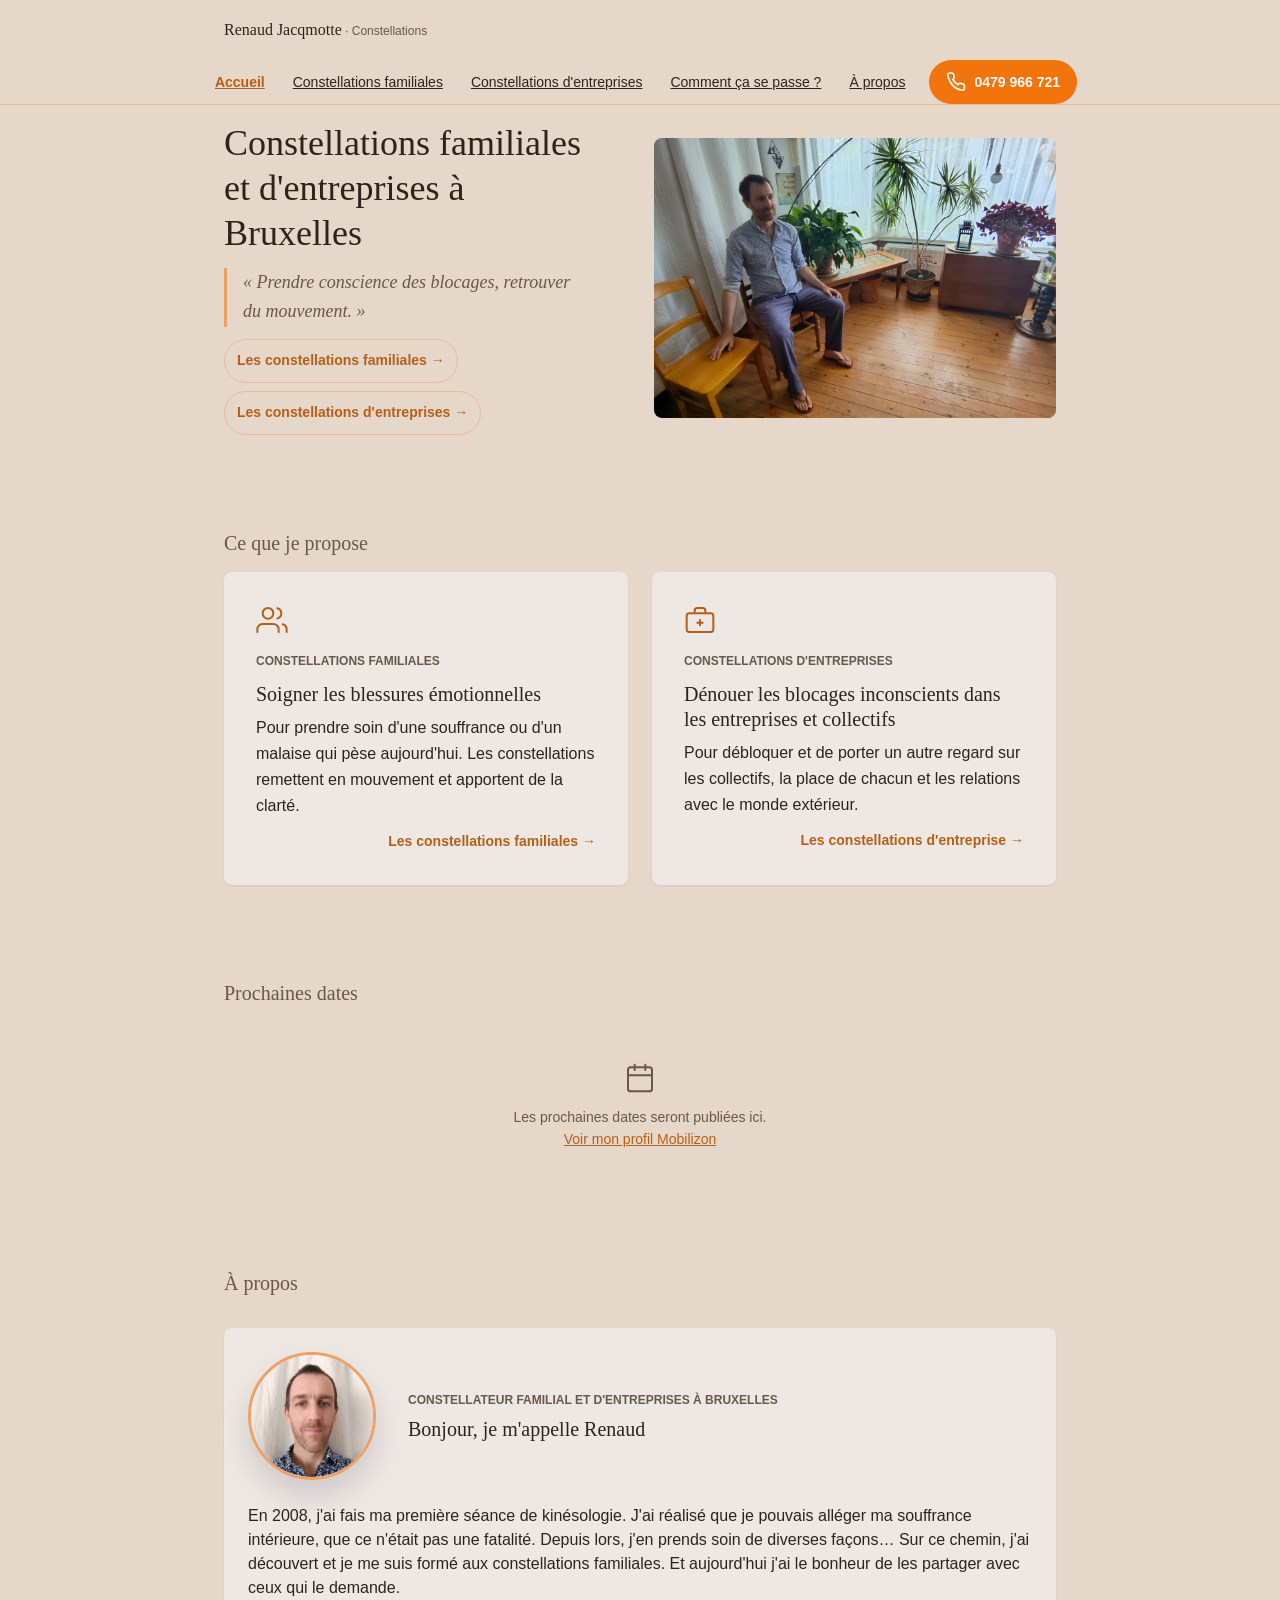
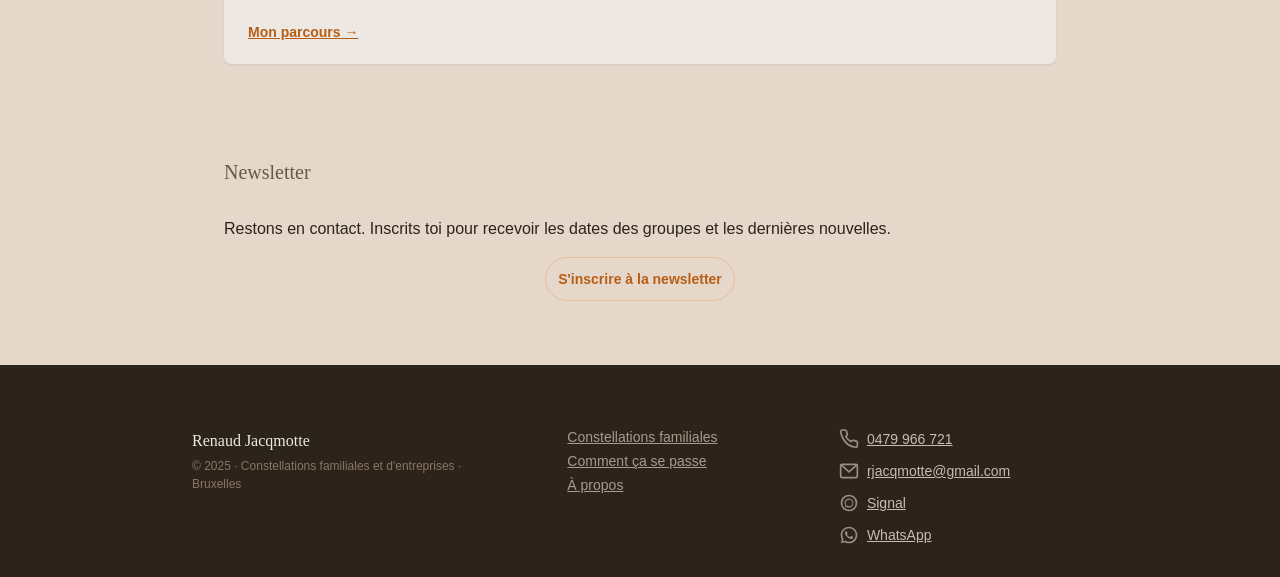
<file: index.html>
<!DOCTYPE html>

<html lang="fr" class="page-home">

<head>
  <title>Renaud Jacqmotte — Constellations familiales et d'entreprises · Bruxelles</title>
  <!-- meta -->
  <meta charset="UTF-8">
  <meta name="description"
    content="Constellations familiales et d'entreprises à Bruxelles (Watermael-Boitsfort). Séances individuelles et ateliers en groupe avec Renaud Jacqmotte, constellateur.">
  <!-- viewport -->
  <meta name="viewport" content="width=device-width, initial-scale=1.0">
  <!-- link css and js -->
  <!-- <link rel="stylesheet" href="css/reset.css"> -->
  <link rel="icon" href="favicon.svg" type="image/svg+xml">
  <link rel="stylesheet" href="css/variables.css">
  <link rel="stylesheet" href="css/new_style.css">
  <script src="JS/mobilizonParser.js" defer></script>
  <script src="JS/script.js" defer></script>
  <meta property="og:type" content="website">
  <meta property="og:title" content="Renaud Jacqmotte — Constellations familiales et d'entreprises · Bruxelles">
  <meta property="og:description"
    content="Constellations familiales et d'entreprises à Bruxelles (Watermael-Boitsfort). Séances individuelles et ateliers en groupe avec Renaud Jacqmotte, constellateur.">
  <meta property="og:image" content="resources/media/photo_renaud-dans-le-salon.png">
  <meta property="og:locale" content="fr_BE">
</head>



<body>

  <header class="site-header">
    <div class="site-header_inner">

      <a class="site-header_logo type-brand" href="index.html">
        Renaud Jacqmotte<span class="site-header_logo-sub type-caption"> · Constellations</span>
      </a>

      <button class="nav-toggle" aria-label="Ouvrir le menu" aria-expanded="false" aria-controls="mobile-menu">
        <span class="nav-toggle_bar"></span>
        <span class="nav-toggle_bar"></span>
        <span class="nav-toggle_bar"></span>
      </button>

    </div>

    <nav class="mobile-menu" id="mobile-menu" aria-hidden="true">
      <ul class="mobile-menu_list">
        <li><a class="mobile-menu_link type-navigation" href="index.html">Accueil</a></li>
        <li><a class="mobile-menu_link type-navigation" href="constellations-familiales.html">Constellations
            familiales</a></li>
        <li><a class="mobile-menu_link type-navigation" href="constellations-entreprises.html">Constellations
            d'entreprises</a></li>
        <li><a class="mobile-menu_link type-navigation" href="comment-ca-se-passe.html">Comment ça se passe&nbsp;?</a>
        </li>
        <li><a class="mobile-menu_link type-navigation" href="a-propos.html">À propos</a></li>
        <li class="mobile-menu_cta">
          <a class="mobile-menu_btn mobile-menu_btn--phone type-action" href="tel:+32479966721">
            <svg aria-hidden="true" xmlns="http://www.w3.org/2000/svg" viewBox="0 0 24 24" fill="none"
              stroke="currentColor" stroke-width="2" stroke-linecap="round" stroke-linejoin="round">
              <path
                d="M22 16.92v3a2 2 0 0 1-2.18 2 19.79 19.79 0 0 1-8.63-3.07A19.5 19.5 0 0 1 5.15 12a19.79 19.79 0 0 1-3.07-8.67A2 2 0 0 1 4.06 1.18h3a2 2 0 0 1 2 1.72c.127.96.361 1.903.7 2.81a2 2 0 0 1-.45 2.11L8.09 8.91a16 16 0 0 0 6.29 6.29l1.09-1.09a2 2 0 0 1 2.11-.45c.907.339 1.85.573 2.81.7A2 2 0 0 1 22 16.92z" />
            </svg>
            0479 966 721
          </a>
          <div class="mobile-menu_contacts">
            <a class="mobile-menu_btn type-action" href="mailto:rjacqmotte@gmail.com">
              <svg aria-hidden="true" xmlns="http://www.w3.org/2000/svg" viewBox="0 0 24 24" fill="none"
                stroke="currentColor" stroke-width="2">
                <rect x="2" y="4" width="20" height="16" rx="2" />
                <polyline points="2,4 12,13 22,4" />
              </svg>
              Mail
            </a>
            <a class="mobile-menu_btn type-action" href="https://wa.me/32479966721" target="_blank" rel="noopener">
              <svg aria-hidden="true" xmlns="http://www.w3.org/2000/svg" viewBox="0 0 24 24" fill="currentColor">
                <path
                  d="M12 2C6.477 2 2 6.477 2 12c0 1.89.525 3.66 1.438 5.168L2 22l4.978-1.418A9.956 9.956 0 0 0 12 22c5.523 0 10-4.477 10-10S17.523 2 12 2zm0 18a7.95 7.95 0 0 1-4.073-1.117l-.292-.174-3.036.865.872-3.093-.19-.308A7.96 7.96 0 0 1 4 12c0-4.411 3.589-8 8-8s8 3.589 8 8-3.589 8-8 8zm4.406-5.884c-.241-.12-1.427-.703-1.648-.783-.221-.08-.382-.12-.543.12-.16.241-.622.783-.763.944-.14.16-.281.18-.522.06-.241-.12-1.018-.375-1.939-1.197-.717-.64-1.201-1.43-1.342-1.671-.14-.241-.015-.371.106-.491.108-.108.241-.281.361-.422.12-.14.16-.241.241-.401.08-.16.04-.301-.02-.422-.06-.12-.543-1.307-.743-1.79-.196-.47-.396-.406-.543-.414l-.462-.008c-.16 0-.422.06-.643.301-.221.241-.843.823-.843 2.007s.863 2.328.983 2.489c.12.16 1.698 2.593 4.115 3.637.575.248 1.023.396 1.372.507.576.184 1.1.158 1.515.096.462-.069 1.427-.583 1.628-1.146.2-.562.2-1.044.14-1.146-.06-.1-.221-.16-.462-.281z" />
              </svg>
              WhatsApp
            </a>
          </div>
          <a class="mobile-menu_btn mobile-menu_btn--external type-action"
            href="https://mobilizon.be/@renaud_jacqmotte_constellations" target="_blank" rel="noopener">
            Prochaines dates (mobilizon.be)
            <svg aria-hidden="true" xmlns="http://www.w3.org/2000/svg" viewBox="0 0 24 24" fill="none"
              stroke="currentColor" stroke-width="2" stroke-linecap="round" stroke-linejoin="round">
              <path d="M18 13v6a2 2 0 0 1-2 2H5a2 2 0 0 1-2-2V8a2 2 0 0 1 2-2h6" />
              <polyline points="15 3 21 3 21 9" />
              <line x1="10" y1="14" x2="21" y2="3" />
            </svg>
          </a>
        </li>
      </ul>
    </nav>

    <div class="nav-overlay" id="nav-overlay" aria-hidden="true"></div>
  </header>

  <main class="l-main-container">

    <!-- HERO -->
    <section class="page-hero page-hero--home">
      <div class="page-hero_text">
        <h1 class="page-hero_title type-page-title">Constellations familiales et d'entreprises à Bruxelles</h1>
        <p class="page-hero_tagline type-lead">«&nbsp;Prendre conscience des blocages, retrouver du mouvement.&nbsp;»
        </p>
        <div class="hero_actions">
          <a class="button button--transparent" href="constellations-familiales.html">Les constellations familiales
            →</a>
          <a class="button button--transparent" href="constellations-entreprises.html">Les constellations d'entreprises
            →</a>
        </div>
      </div>
      <img class="page-hero_image" src="resources/media/photo_renaud-dans-le-salon-minimisedII.png"
        alt="Le constellateur assis dans la salle de travail">
    </section>

    <!-- SERVICES -->
    <section class="services">
      <h2 class="section-title type-section-title">Ce que je propose</h2>
      <ul class="services_gallery">
        <li class="card services_item">
          <div class="services_item_icon-wrapper u-text-primary" aria-hidden="true">
            <svg xmlns="http://www.w3.org/2000/svg" viewBox="0 0 24 24" fill="none" stroke="currentColor"
              stroke-width="1.5" stroke-linecap="round" stroke-linejoin="round">
              <path d="M17 21v-2a4 4 0 0 0-4-4H5a4 4 0 0 0-4 4v2" />
              <circle cx="9" cy="7" r="4" />
              <path d="M23 21v-2a4 4 0 0 0-3-3.87" />
              <path d="M16 3.13a4 4 0 0 1 0 7.75" />
            </svg>
          </div>
          <div class="services_item_content">
            <h3 class="services_item_type type-meta u-text-muted">Constellations familiales</h3>
            <p class="services_item_header type-subtitle u-text-default">Soigner les blessures émotionnelles</p>
            <p class="services_item_description type-body u-text-default">
              Pour prendre soin d'une souffrance ou d'un malaise qui pèse aujourd'hui. Les constellations remettent en
              mouvement et apportent de la clarté.
            </p>
          </div>
          <a class="services_item_nav button button--text" href="constellations-familiales.html">Les constellations
            familiales →</a>
        </li>

        <li class="card services_item">
          <div class="services_item_icon-wrapper u-text-primary" aria-hidden="true">
            <svg xmlns="http://www.w3.org/2000/svg" viewBox="0 0 24 24" fill="none" stroke="currentColor"
              stroke-width="1.5" stroke-linecap="round" stroke-linejoin="round">
              <rect x="2" y="7" width="20" height="14" rx="2" />
              <path d="M16 7V5a2 2 0 0 0-2-2h-4a2 2 0 0 0-2 2v2" />
              <line x1="12" y1="12" x2="12" y2="16" />
              <line x1="10" y1="14" x2="14" y2="14" />
            </svg>
          </div>
          <div class="services_item_content">
            <h3 class="services_item_type type-meta u-text-muted">Constellations d'entreprises</h3>
            <p class="services_item_header type-subtitle u-text-default">Dénouer les blocages inconscients dans les
              entreprises et collectifs</p>
            <p class="services_item_description type-body u-text-default">
              Pour débloquer et de porter un autre regard sur les collectifs, la place de chacun et les
              relations avec le monde extérieur.
            </p>
          </div>
          <a class="services_item_nav button button--text" href="constellations-entreprises.html">Les constellations
            d'entreprise →</a>
        </li>

      </ul>
    </section>

    <!-- AGENDA: intégration Mobilizon -->
    <section class="group-agenda">
      <h2 class="section-title type-section-title">Prochaines dates</h2>

      <!-- Conteneur d'événements : data-ics pointe vers le feed ICS Mobilizon -->
      <div id="mobilizon-events" class="group-agenda_events"
        data-ics="https://mobilizon.be/@renaud_jacqmotte_constellations/feed/ics">

        <!-- État de chargement -->
        <div class="group-agenda_loading" aria-live="polite">Chargement des événements…</div>

        <!-- Liste rendue dynamiquement -->
        <div class="group-agenda_list" hidden></div>

        <!-- Fallback si aucun événement ou en cas d'erreur -->
        <div class="group-agenda_fallback" hidden>
          <svg aria-hidden="true" xmlns="http://www.w3.org/2000/svg" viewBox="0 0 24 24" fill="none"
            stroke="currentColor" stroke-width="1.5" stroke-linecap="round" stroke-linejoin="round">
            <rect x="3" y="4" width="18" height="18" rx="2" />
            <line x1="16" y1="2" x2="16" y2="6" />
            <line x1="8" y1="2" x2="8" y2="6" />
            <line x1="3" y1="10" x2="21" y2="10" />
          </svg>
          <p>Les prochaines dates seront publiées ici.<br>
            <a href="https://mobilizon.be/@renaud_jacqmotte_constellations" target="_blank" rel="noopener">Voir mon
              profil Mobilizon</a>
          </p>
        </div>

      </div>

    </section>

    <!-- TESTIMONIALS -->
    <!--
    <section class="testimonials">
      <h2 class="type-section-title section-title">Ce qu'ils en disent</h2>
      <div class="testimonials_grid">

        <div class="testimonial">
          <div class="testimonial_quote-wrapper">
            <blockquote class="testimonial_quote">
              «&nbsp;Renaud a su créer un espace de complicité et de bienveillance durant notre séance de constellations. C'était une expérience très enrichissante.&nbsp;»
            </blockquote>
            <p class="testimonial_author">— Faux Témoins, Namur</p>
          </div>
        </div>

                <div class="testimonial">
                  <div class="testimonial_quote-wrapper">
                    <blockquote class="testimonial_quote">
                      «&nbsp;Renaud a su créer un espace de complicité blab, bla, bla, bla, bla, bla et de bienveillance durant notre séance de constellations. C'était une expérience très enrichissante.&nbsp;»
                    </blockquote>
          <p class="testimonial_author">— Faux Témoins, Namur</p>
        </div>

      </div>
    </section>
  -->
    <!-- À PROPOS -->
    <section class="about-me_wrapper">
      <h2 class="section-title type-section-title">À propos</h2>
      <div class="card about-me">
        <div class="about-me_header">
          <div class="about-me_portrait-wrapper">
            <img class="about-me_portrait" src="resources/media/profil light.jpg" loading="lazy" width="200"
              height="200" alt="Portrait de Renaud Jacqmotte, constellateur" />
          </div>
          <div class="about-me_intro">
            <h3 class="type-meta u-text-muted">Constellateur familial et d'entreprises à Bruxelles</h3>
            <p class="type-subtitle">Bonjour, je m'appelle Renaud</p>
          </div>
        </div>

        <p class="about-me_text">
          En 2008, j'ai fais ma première séance de kinésologie. J'ai réalisé que je pouvais alléger
          ma souffrance intérieure, que ce n'était pas une fatalité.
          Depuis lors, j'en prends soin de diverses façons… Sur ce chemin, j'ai découvert et je me suis
          formé aux constellations familiales. Et aujourd'hui j'ai le bonheur de les partager avec ceux qui le demande.
        </p>

        <a href="a-propos.html" class="about-me_more-link">Mon parcours →</a>
      </div>
    </section>

    <!-- NEWSLETTER  -->
    <section class="newsletter">
      <h2 class="section-title type-section-title">Newsletter</h2>
      <div class="newsletter_inner">
        <p> Restons en contact. Inscrits toi pour recevoir les dates des groupes et les dernières nouvelles.</p>
        <button type="button" class="button button--transparent newsletter_button"
          href="constellations-familiales.html">S'inscrire à la newsletter</button>
      </div>
    </section>

  </main>

  <nav class="contact-banner">
    <ul class="contact-banner_gallery">

      <li class="contact-banner_item">
        <a class="contact-banner_link contact_mail" href="mailto:rjacqmotte@gmail.com" aria-label="Envoyer un mail">
          <svg xmlns="http://www.w3.org/2000/svg" viewBox="0 0 24 24" fill="none" stroke="currentColor" stroke-width="2"
            aria-hidden="true">
            <rect x="2" y="4" width="20" height="16" rx="2" />
            <polyline points="2,4 12,13 22,4" />
          </svg>
          <span class="contact-banner_label">Mail</span>
        </a>
      </li>

      <li class="contact-banner_item">
        <a class="contact-banner_link contact_phone" href="tel:+32479966721" aria-label="Appeler par téléphone">
          <svg xmlns="http://www.w3.org/2000/svg" viewBox="0 0 24 24" fill="none" stroke="currentColor" stroke-width="2"
            stroke-linecap="round" stroke-linejoin="round" aria-hidden="true">
            <path
              d="M22 16.92v3a2 2 0 0 1-2.18 2 19.79 19.79 0 0 1-8.63-3.07A19.5 19.5 0 0 1 5.15 12a19.79 19.79 0 0 1-3.07-8.67A2 2 0 0 1 4.06 1.18h3a2 2 0 0 1 2 1.72 12.84 12.84 0 0 0 .7 2.81 2 2 0 0 1-.45 2.11L8.09 8.91a16 16 0 0 0 6.29 6.29l1.09-1.09a2 2 0 0 1 2.11-.45 12.84 12.84 0 0 0 2.81.7A2 2 0 0 1 22 16.92z" />
          </svg>
          <span class="contact-banner_label">Téléphone</span>
        </a>
      </li>

      <li class="contact-banner_item">
        <a class="contact-banner_link contact_signal" href="https://signal.me/#p/+32479966721"
          aria-label="Contacter sur Signal">
          <svg xmlns="http://www.w3.org/2000/svg" viewBox="0 0 24 24" fill="currentColor" aria-hidden="true">
            <path d="M12 2a10 10 0 1 0 10 10A10 10 0 0 0 12 2zm0 18a8 8 0 1 1 8-8 8 8 0 0 1-8 8z" />
            <path
              d="M12 6.5a5.5 5.5 0 0 0-4.33 8.84l-.6 2.16 2.16-.6A5.5 5.5 0 1 0 12 6.5zm0 9.5a4 4 0 0 1-2.05-.57l-.15-.09-1.28.34.35-1.26-.1-.16A4 4 0 1 1 12 16z" />
          </svg>
          <span class="contact-banner_label">Signal</span>
        </a>
      </li>

      <li class="contact-banner_item">
        <a class="contact-banner_link contact_whatsapp" href="https://wa.me/32479966721"
          aria-label="Envoyer un message WhatsApp">
          <svg xmlns="http://www.w3.org/2000/svg" viewBox="0 0 24 24" fill="currentColor" aria-hidden="true">
            <path
              d="M12 2C6.477 2 2 6.477 2 12c0 1.89.525 3.66 1.438 5.168L2 22l4.978-1.418A9.956 9.956 0 0 0 12 22c5.523 0 10-4.477 10-10S17.523 2 12 2zm0 18a7.95 7.95 0 0 1-4.073-1.117l-.292-.174-3.036.865.872-3.093-.19-.308A7.96 7.96 0 0 1 4 12c0-4.411 3.589-8 8-8s8 3.589 8 8-3.589 8-8 8zm4.406-5.884c-.241-.12-1.427-.703-1.648-.783-.221-.08-.382-.12-.543.12-.16.241-.622.783-.763.944-.14.16-.281.18-.522.06-.241-.12-1.018-.375-1.939-1.197-.717-.64-1.201-1.43-1.342-1.671-.14-.241-.015-.371.106-.491.108-.108.241-.281.361-.422.12-.14.16-.241.241-.401.08-.16.04-.301-.02-.422-.06-.12-.543-1.307-.743-1.79-.196-.47-.396-.406-.543-.414l-.462-.008c-.16 0-.422.06-.643.301-.221.241-.843.823-.843 2.007s.863 2.328.983 2.489c.12.16 1.698 2.593 4.115 3.637.575.248 1.023.396 1.372.507.576.184 1.1.158 1.515.096.462-.069 1.427-.583 1.628-1.146.2-.562.2-1.044.14-1.146-.06-.1-.221-.16-.462-.281z" />
          </svg>
          <span class="contact-banner_label">WhatsApp</span>
        </a>
      </li>

    </ul>
  </nav>


  <!-- FOOTER -->
  <footer class="site-footer">
    <div class="site-footer_inner">

      <div class="site-footer_brand">
        <p class="site-footer_name">Renaud Jacqmotte</p>
        <p class="site-footer_copy">© 2025 · Constellations familiales et d'entreprises · Bruxelles</p>
      </div>

      <nav class="site-footer_nav" aria-label="Pages">
        <a href="constellations-familiales.html">Constellations familiales</a>
        <a href="comment-ca-se-passe.html">Comment ça se passe</a>
        <a href="a-propos.html">À propos</a>
      </nav>

      <div class="site-footer_contact">
        <a class="site-footer_contact-link" href="tel:+32479966721">
          <svg aria-hidden="true" xmlns="http://www.w3.org/2000/svg" viewBox="0 0 24 24" fill="none"
            stroke="currentColor" stroke-width="2" stroke-linecap="round" stroke-linejoin="round">
            <path
              d="M22 16.92v3a2 2 0 0 1-2.18 2 19.79 19.79 0 0 1-8.63-3.07A19.5 19.5 0 0 1 5.15 12a19.79 19.79 0 0 1-3.07-8.67A2 2 0 0 1 4.06 1.18h3a2 2 0 0 1 2 1.72c.127.96.361 1.903.7 2.81a2 2 0 0 1-.45 2.11L8.09 8.91a16 16 0 0 0 6.29 6.29l1.09-1.09a2 2 0 0 1 2.11-.45c.907.339 1.85.573 2.81.7A2 2 0 0 1 22 16.92z" />
          </svg>
          0479 966 721
        </a>
        <a class="site-footer_contact-link" href="mailto:rjacqmotte@gmail.com">
          <svg aria-hidden="true" xmlns="http://www.w3.org/2000/svg" viewBox="0 0 24 24" fill="none"
            stroke="currentColor" stroke-width="2">
            <rect x="2" y="4" width="20" height="16" rx="2" />
            <polyline points="2,4 12,13 22,4" />
          </svg>
          rjacqmotte@gmail.com
        </a>
        <a class="site-footer_contact-link" href="https://signal.me/#p/+32479966721" target="_blank" rel="noopener">
          <svg aria-hidden="true" xmlns="http://www.w3.org/2000/svg" viewBox="0 0 24 24" fill="currentColor">
            <path d="M12 2a10 10 0 1 0 10 10A10 10 0 0 0 12 2zm0 18a8 8 0 1 1 8-8 8 8 0 0 1-8 8z" />
            <path
              d="M12 6.5a5.5 5.5 0 0 0-4.33 8.84l-.6 2.16 2.16-.6A5.5 5.5 0 1 0 12 6.5zm0 9.5a4 4 0 0 1-2.05-.57l-.15-.09-1.28.34.35-1.26-.1-.16A4 4 0 1 1 12 16z" />
          </svg>
          Signal
        </a>
        <a class="site-footer_contact-link" href="https://wa.me/32479966721" target="_blank" rel="noopener">
          <svg aria-hidden="true" xmlns="http://www.w3.org/2000/svg" viewBox="0 0 24 24" fill="currentColor">
            <path
              d="M12 2C6.477 2 2 6.477 2 12c0 1.89.525 3.66 1.438 5.168L2 22l4.978-1.418A9.956 9.956 0 0 0 12 22c5.523 0 10-4.477 10-10S17.523 2 12 2zm0 18a7.95 7.95 0 0 1-4.073-1.117l-.292-.174-3.036.865.872-3.093-.19-.308A7.96 7.96 0 0 1 4 12c0-4.411 3.589-8 8-8s8 3.589 8 8-3.589 8-8 8zm4.406-5.884c-.241-.12-1.427-.703-1.648-.783-.221-.08-.382-.12-.543.12-.16.241-.622.783-.763.944-.14.16-.281.18-.522.06-.241-.12-1.018-.375-1.939-1.197-.717-.64-1.201-1.43-1.342-1.671-.14-.241-.015-.371.106-.491.108-.108.241-.281.361-.422.12-.14.16-.241.241-.401.08-.16.04-.301-.02-.422-.06-.12-.543-1.307-.743-1.79-.196-.47-.396-.406-.543-.414l-.462-.008c-.16 0-.422.06-.643.301-.221.241-.843.823-.843 2.007s.863 2.328.983 2.489c.12.16 1.698 2.593 4.115 3.637.575.248 1.023.396 1.372.507.576.184 1.1.158 1.515.096.462-.069 1.427-.583 1.628-1.146.2-.562.2-1.044.14-1.146-.06-.1-.221-.16-.462-.281z" />
          </svg>
          WhatsApp
        </a>
      </div>

    </div>
  </footer>
</body>
</file>
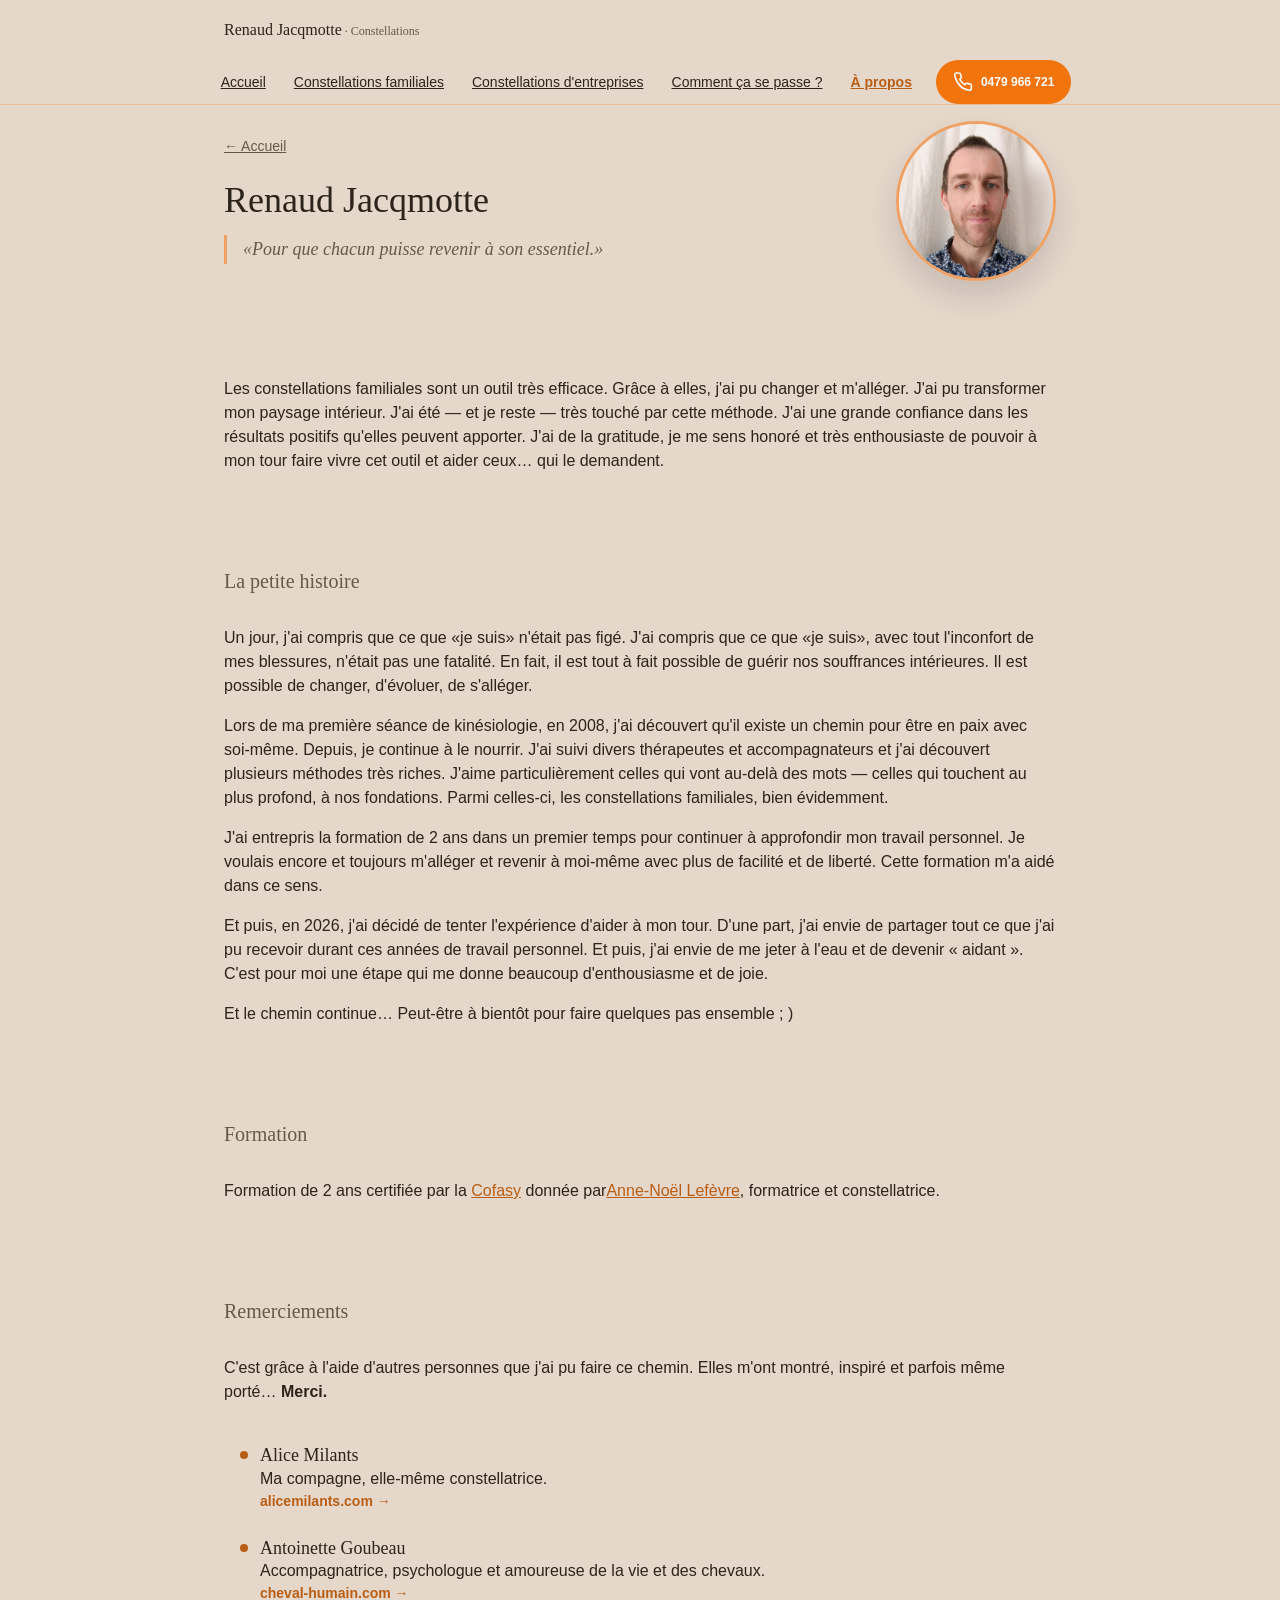
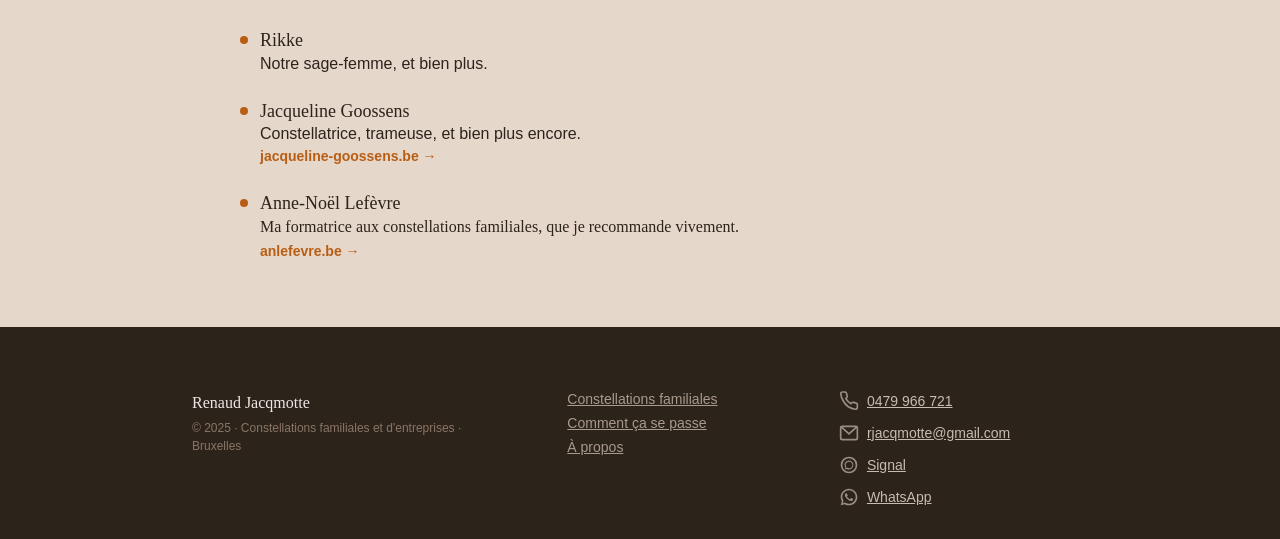
<file: a-propos.html>
<!DOCTYPE html>
<html lang="fr" class="page-home">

<head>
  <title>À propos — Renaud Jacqmotte Constellations</title>
  <meta charset="UTF-8">
  <meta name="viewport" content="width=device-width, initial-scale=1.0">
  <meta name="description"
    content="Renaud Jacqmotte, constellateur familial et d'entreprises à Bruxelles. Son parcours, son histoire, sa formation.">
  <link rel="icon" href="favicon.svg" type="image/svg+xml">
  <link rel="stylesheet" href="css/variables.css">
  <link rel="stylesheet" href="css/new_style.css">
  <script src="JS/script.js" defer></script>
  <meta property="og:type" content="website">
  <meta property="og:title" content="À propos — Renaud Jacqmotte Constellations">
  <meta property="og:description"
    content="Renaud Jacqmotte, constellateur familial et d'entreprises à Bruxelles. Son parcours et sa formation.">
  <meta property="og:image" content="resources/media/photo-profil-1.jpg">
  <meta property="og:locale" content="fr_BE">
</head>

<body>

  <header class="site-header">
    <div class="site-header_inner">

      <a class="site-header_logo" href="index.html">
        Renaud Jacqmotte<span class="site-header_logo-sub"> · Constellations</span>
      </a>

      <button class="nav-toggle" aria-label="Ouvrir le menu" aria-expanded="false" aria-controls="mobile-menu">
        <span class="nav-toggle_bar"></span>
        <span class="nav-toggle_bar"></span>
        <span class="nav-toggle_bar"></span>
      </button>

    </div>

    <nav class="mobile-menu" id="mobile-menu" aria-hidden="true">
      <ul class="mobile-menu_list">
        <li><a class="mobile-menu_link" href="index.html">Accueil</a></li>
        <li><a class="mobile-menu_link" href="constellations-familiales.html">Constellations familiales</a></li>
        <li><a class="mobile-menu_link" href="constellations-entreprises.html">Constellations d'entreprises</a></li>
        <li><a class="mobile-menu_link" href="comment-ca-se-passe.html">Comment ça se passe&nbsp;?</a></li>
        <li><a class="mobile-menu_link" href="a-propos.html">À propos</a></li>
        <li class="mobile-menu_cta">
          <a class="mobile-menu_btn mobile-menu_btn--phone" href="tel:+32479966721">
            <svg aria-hidden="true" xmlns="http://www.w3.org/2000/svg" viewBox="0 0 24 24" fill="none"
              stroke="currentColor" stroke-width="2" stroke-linecap="round" stroke-linejoin="round">
              <path
                d="M22 16.92v3a2 2 0 0 1-2.18 2 19.79 19.79 0 0 1-8.63-3.07A19.5 19.5 0 0 1 5.15 12a19.79 19.79 0 0 1-3.07-8.67A2 2 0 0 1 4.06 1.18h3a2 2 0 0 1 2 1.72c.127.96.361 1.903.7 2.81a2 2 0 0 1-.45 2.11L8.09 8.91a16 16 0 0 0 6.29 6.29l1.09-1.09a2 2 0 0 1 2.11-.45c.907.339 1.85.573 2.81.7A2 2 0 0 1 22 16.92z" />
            </svg>
            0479 966 721
          </a>
          <div class="mobile-menu_contacts">
            <a class="mobile-menu_btn" href="mailto:rjacqmotte@gmail.com">
              <svg aria-hidden="true" xmlns="http://www.w3.org/2000/svg" viewBox="0 0 24 24" fill="none"
                stroke="currentColor" stroke-width="2">
                <rect x="2" y="4" width="20" height="16" rx="2" />
                <polyline points="2,4 12,13 22,4" />
              </svg>
              Mail
            </a>
            <a class="mobile-menu_btn" href="https://wa.me/32479966721" target="_blank" rel="noopener">
              <svg aria-hidden="true" xmlns="http://www.w3.org/2000/svg" viewBox="0 0 24 24" fill="currentColor">
                <path
                  d="M12 2C6.477 2 2 6.477 2 12c0 1.89.525 3.66 1.438 5.168L2 22l4.978-1.418A9.956 9.956 0 0 0 12 22c5.523 0 10-4.477 10-10S17.523 2 12 2zm0 18a7.95 7.95 0 0 1-4.073-1.117l-.292-.174-3.036.865.872-3.093-.19-.308A7.96 7.96 0 0 1 4 12c0-4.411 3.589-8 8-8s8 3.589 8 8-3.589 8-8 8zm4.406-5.884c-.241-.12-1.427-.703-1.648-.783-.221-.08-.382-.12-.543.12-.16.241-.622.783-.763.944-.14.16-.281.18-.522.06-.241-.12-1.018-.375-1.939-1.197-.717-.64-1.201-1.43-1.342-1.671-.14-.241-.015-.371.106-.491.108-.108.241-.281.361-.422.12-.14.16-.241.241-.401.08-.16.04-.301-.02-.422-.06-.12-.543-1.307-.743-1.79-.196-.47-.396-.406-.543-.414l-.462-.008c-.16 0-.422.06-.643.301-.221.241-.843.823-.843 2.007s.863 2.328.983 2.489c.12.16 1.698 2.593 4.115 3.637.575.248 1.023.396 1.372.507.576.184 1.1.158 1.515.096.462-.069 1.427-.583 1.628-1.146.2-.562.2-1.044.14-1.146-.06-.1-.221-.16-.462-.281z" />
              </svg>
              WhatsApp
            </a>
          </div>
          <a class="mobile-menu_btn mobile-menu_btn--external"
            href="https://mobilizon.be/@renaud_jacqmotte_constellations" target="_blank" rel="noopener">
            Prochaines dates (mobilizon.be)
            <svg aria-hidden="true" xmlns="http://www.w3.org/2000/svg" viewBox="0 0 24 24" fill="none"
              stroke="currentColor" stroke-width="2" stroke-linecap="round" stroke-linejoin="round">
              <path d="M18 13v6a2 2 0 0 1-2 2H5a2 2 0 0 1-2-2V8a2 2 0 0 1 2-2h6" />
              <polyline points="15 3 21 3 21 9" />
              <line x1="10" y1="14" x2="21" y2="3" />
            </svg>
          </a>
        </li>
      </ul>
    </nav>

    <div class="nav-overlay" id="nav-overlay" aria-hidden="true"></div>
  </header>

  <main class="l-main-container">

    
        <!-- HERO -->
    <section class="page-hero">
      <div class="page-hero_text">
        <a href="index.html" class="page-back">← Accueil</a>
        <h1 class="page-hero_title type-page-title">Renaud Jacqmotte</h1>
        <blockquote class="page-hero_quote type-lead">
          «Pour que chacun puisse revenir à son essentiel.»
        </blockquote>
      </div>
      <!-- Photo à ajouter -->
 <div class="about-me_portrait-wrapper about-page_portrait-wrapper">
          <img class="about-me_portrait" src="resources/media/photo-profil-1.jpg" loading="lazy" width="200"
            height="200" alt="Portrait de Renaud Jacqmotte, constellateur" />
        </div>
    </section>
    

    <!-- 2. ACCROCHE -->
    <section class="aboutp-intro">
      <p>
        Les constellations familiales sont un outil très efficace. Grâce à elles, j'ai pu changer
        et m'alléger. J'ai pu transformer mon paysage intérieur. J'ai été — et je reste — très
        touché par cette méthode. J'ai une grande confiance dans les résultats positifs qu'elles
        peuvent apporter. J'ai de la gratitude, je me sens honoré et très enthousiaste de pouvoir
        à mon tour faire vivre cet outil et aider ceux… qui le demandent.
      </p>
    </section>

    <!-- 3. MON HISTOIRE -->
    <section class="about-page_body">

      <h2 class="section-title type-section-title about-page_section-title">La petite histoire</h2>

      <p>
        Un jour, j'ai compris que ce que «je suis» n'était pas figé. J'ai compris que
        ce que «je suis», avec tout l'inconfort de mes blessures, n'était pas une fatalité.
        En fait, il est tout à fait possible de guérir nos souffrances intérieures. Il est possible
        de changer, d'évoluer, de s'alléger.
      </p>
      <p>
        Lors de ma première séance de kinésiologie, en 2008, j'ai découvert qu'il existe un chemin
        pour être en paix avec soi-même. Depuis, je continue à le nourrir. J'ai suivi divers
        thérapeutes et accompagnateurs et j'ai découvert plusieurs méthodes très riches. J'aime
        particulièrement celles qui vont au-delà des mots — celles qui touchent au plus profond,
        à nos fondations. Parmi celles-ci, les constellations familiales, bien évidemment.
      </p>
      <p>
        J'ai entrepris la formation de 2 ans dans un premier temps pour continuer à approfondir
        mon travail personnel. Je voulais encore et toujours m'alléger et revenir à moi-même
        avec plus de facilité et de liberté. Cette formation m'a aidé dans ce sens.
      </p>
      <p>
        Et puis, en 2026, j'ai décidé de tenter l'expérience d'aider à mon tour. D'une part,
        j'ai envie de partager tout ce que j'ai pu recevoir durant ces années de travail personnel.
        Et puis, j'ai envie de me jeter à l'eau et de devenir «&nbsp;aidant&nbsp;». C'est pour moi
        une étape qui me donne beaucoup d'enthousiasme et de joie.
      </p>
      <p>
        Et le chemin continue… Peut-être à bientôt pour faire quelques pas ensemble&nbsp;; )
      </p>
    </section>

    <section>
    <h2 class="section-title type-section-title">Formation</h2>
    <p>
      Formation de 2 ans certifiée par la <a href="https://www.cofasy.org/" class="aboutp-link" target="_blank"
        rel="noopener"> Cofasy</a> donnée par<a href="https://www.anlefevre.be/" class="aboutp-link" target="_blank"
        rel="noopener">Anne-Noël Lefèvre</a>,
      formatrice et constellatrice.
    </p>
    </section>

    <!-- 4. REMERCIEMENTS -->
    <section>
      <h2 class="section-title type-section-title about-page_section-title">Remerciements</h2>
      <p>
        C'est grâce à l'aide d'autres personnes que j'ai pu faire ce chemin.
        Elles m'ont montré, inspiré et parfois même porté… <strong>Merci.</strong>
      </p>

      <ul class="icon-list icon-list--dots aboutp-thanks-list">

        <li class="icon-list_item">
          <div>
            <h3 class="type-item-title">Alice Milants</h3>
            <p>Ma compagne, elle-même constellatrice.</p>
            <a class="button button--text" href="https://www.alicemilants.com/" target="_blank" rel="noopener">
              alicemilants.com →
            </a>
          </div>
        </li>

        <li class="icon-list_item">
          <div>
            <h3 class="type-item-title">Antoinette Goubeau</h3>
            <p>Accompagnatrice, psychologue et amoureuse de la vie et des chevaux.</p>
            <a class="button button--text" href="https://www.cheval-humain.com/team/antoinette-goubau" target="_blank"
              rel="noopener">
              cheval-humain.com →
            </a>
          </div>
        </li>

        <li class="icon-list_item">
          <div>
            <h3 class="type-item-title">Rikke</h3>
            <p>Notre sage-femme, et bien plus.</p>
          </div>
        </li>

        <li class="icon-list_item">
          <div>
            <h3 class="type-item-title">Jacqueline Goossens</h3>
            <p>Constellatrice, trameuse, et bien plus encore.</p>
            <a class="button button--text" href="http://www.jacqueline-goossens.be/" target="_blank" rel="noopener">
              jacqueline-goossens.be →
            </a>
          </div>
        </li>

        <li class="icon-list_item">
          <div>
            <h3 class="type-item-title">Anne-Noël Lefèvre</p>
              <p>Ma formatrice aux constellations familiales, que je recommande vivement.</p>
              <a class="button button--text" href="https://www.anlefevre.be/" target="_blank"
                rel="noopener">
                anlefevre.be →
              </a>
          </div>
        </li>

      </ul>
    </section>

  </main>

  <footer class="site-footer">
    <div class="site-footer_inner">

      <div class="site-footer_brand">
        <p class="site-footer_name">Renaud Jacqmotte</p>
        <p class="site-footer_copy">© 2025 · Constellations familiales et d'entreprises · Bruxelles</p>
      </div>

      <nav class="site-footer_nav" aria-label="Pages">
        <a href="constellations-familiales.html">Constellations familiales</a>
        <a href="comment-ca-se-passe.html">Comment ça se passe</a>
        <a href="a-propos.html">À propos</a>
      </nav>

      <div class="site-footer_contact">
        <a class="site-footer_contact-link" href="tel:+32479966721">
          <svg aria-hidden="true" xmlns="http://www.w3.org/2000/svg" viewBox="0 0 24 24" fill="none"
            stroke="currentColor" stroke-width="2" stroke-linecap="round" stroke-linejoin="round">
            <path
              d="M22 16.92v3a2 2 0 0 1-2.18 2 19.79 19.79 0 0 1-8.63-3.07A19.5 19.5 0 0 1 5.15 12a19.79 19.79 0 0 1-3.07-8.67A2 2 0 0 1 4.06 1.18h3a2 2 0 0 1 2 1.72c.127.96.361 1.903.7 2.81a2 2 0 0 1-.45 2.11L8.09 8.91a16 16 0 0 0 6.29 6.29l1.09-1.09a2 2 0 0 1 2.11-.45c.907.339 1.85.573 2.81.7A2 2 0 0 1 22 16.92z" />
          </svg>
          0479 966 721
        </a>
        <a class="site-footer_contact-link" href="mailto:rjacqmotte@gmail.com">
          <svg aria-hidden="true" xmlns="http://www.w3.org/2000/svg" viewBox="0 0 24 24" fill="none"
            stroke="currentColor" stroke-width="2">
            <rect x="2" y="4" width="20" height="16" rx="2" />
            <polyline points="2,4 12,13 22,4" />
          </svg>
          rjacqmotte@gmail.com
        </a>
        <a class="site-footer_contact-link" href="https://signal.me/#p/+32479966721" target="_blank" rel="noopener">
          <svg aria-hidden="true" xmlns="http://www.w3.org/2000/svg" viewBox="0 0 24 24" fill="currentColor">
            <path d="M12 2a10 10 0 1 0 10 10A10 10 0 0 0 12 2zm0 18a8 8 0 1 1 8-8 8 8 0 0 1-8 8z" />
            <path
              d="M12 6.5a5.5 5.5 0 0 0-4.33 8.84l-.6 2.16 2.16-.6A5.5 5.5 0 1 0 12 6.5zm0 9.5a4 4 0 0 1-2.05-.57l-.15-.09-1.28.34.35-1.26-.1-.16A4 4 0 1 1 12 16z" />
          </svg>
          Signal
        </a>
        <a class="site-footer_contact-link" href="https://wa.me/32479966721" target="_blank" rel="noopener">
          <svg aria-hidden="true" xmlns="http://www.w3.org/2000/svg" viewBox="0 0 24 24" fill="currentColor">
            <path
              d="M12 2C6.477 2 2 6.477 2 12c0 1.89.525 3.66 1.438 5.168L2 22l4.978-1.418A9.956 9.956 0 0 0 12 22c5.523 0 10-4.477 10-10S17.523 2 12 2zm0 18a7.95 7.95 0 0 1-4.073-1.117l-.292-.174-3.036.865.872-3.093-.19-.308A7.96 7.96 0 0 1 4 12c0-4.411 3.589-8 8-8s8 3.589 8 8-3.589 8-8 8zm4.406-5.884c-.241-.12-1.427-.703-1.648-.783-.221-.08-.382-.12-.543.12-.16.241-.622.783-.763.944-.14.16-.281.18-.522.06-.241-.12-1.018-.375-1.939-1.197-.717-.64-1.201-1.43-1.342-1.671-.14-.241-.015-.371.106-.491.108-.108.241-.281.361-.422.12-.14.16-.241.241-.401.08-.16.04-.301-.02-.422-.06-.12-.543-1.307-.743-1.79-.196-.47-.396-.406-.543-.414l-.462-.008c-.16 0-.422.06-.643.301-.221.241-.843.823-.843 2.007s.863 2.328.983 2.489c.12.16 1.698 2.593 4.115 3.637.575.248 1.023.396 1.372.507.576.184 1.1.158 1.515.096.462-.069 1.427-.583 1.628-1.146.2-.562.2-1.044.14-1.146-.06-.1-.221-.16-.462-.281z" />
          </svg>
          WhatsApp
        </a>
      </div>

    </div>
  </footer>

  <nav class="contact-banner">
    <ul class="contact-banner_gallery">
      <li class="contact-banner_item">
        <a class="contact-banner_link contact_mail" href="mailto:rjacqmotte@gmail.com" aria-label="Envoyer un mail">
          <svg xmlns="http://www.w3.org/2000/svg" viewBox="0 0 24 24" fill="none" stroke="currentColor" stroke-width="2"
            aria-hidden="true">
            <rect x="2" y="4" width="20" height="16" rx="2" />
            <polyline points="2,4 12,13 22,4" />
          </svg>
          <span class="contact-banner_label">Mail</span>
        </a>
      </li>
      <li class="contact-banner_item">
        <a class="contact-banner_link contact_phone" href="tel:+32479966721" aria-label="Appeler par téléphone">
          <svg xmlns="http://www.w3.org/2000/svg" viewBox="0 0 24 24" fill="none" stroke="currentColor" stroke-width="2"
            stroke-linecap="round" stroke-linejoin="round" aria-hidden="true">
            <path
              d="M22 16.92v3a2 2 0 0 1-2.18 2 19.79 19.79 0 0 1-8.63-3.07A19.5 19.5 0 0 1 5.15 12a19.79 19.79 0 0 1-3.07-8.67A2 2 0 0 1 4.06 1.18h3a2 2 0 0 1 2 1.72 12.84 12.84 0 0 0 .7 2.81 2 2 0 0 1-.45 2.11L8.09 8.91a16 16 0 0 0 6.29 6.29l1.09-1.09a2 2 0 0 1 2.11-.45 12.84 12.84 0 0 0 2.81.7A2 2 0 0 1 22 16.92z" />
          </svg>
          <span class="contact-banner_label">Téléphone</span>
        </a>
      </li>
      <li class="contact-banner_item">
        <a class="contact-banner_link contact_signal" href="https://signal.me/#p/+32479966721"
          aria-label="Contacter sur Signal">
          <svg xmlns="http://www.w3.org/2000/svg" viewBox="0 0 24 24" fill="currentColor" aria-hidden="true">
            <path d="M12 2a10 10 0 1 0 10 10A10 10 0 0 0 12 2zm0 18a8 8 0 1 1 8-8 8 8 0 0 1-8 8z" />
            <path
              d="M12 6.5a5.5 5.5 0 0 0-4.33 8.84l-.6 2.16 2.16-.6A5.5 5.5 0 1 0 12 6.5zm0 9.5a4 4 0 0 1-2.05-.57l-.15-.09-1.28.34.35-1.26-.1-.16A4 4 0 1 1 12 16z" />
          </svg>
          <span class="contact-banner_label">Signal</span>
        </a>
      </li>
      <li class="contact-banner_item">
        <a class="contact-banner_link contact_whatsapp" href="https://wa.me/32479966721"
          aria-label="Envoyer un message WhatsApp">
          <svg xmlns="http://www.w3.org/2000/svg" viewBox="0 0 24 24" fill="currentColor" aria-hidden="true">
            <path
              d="M12 2C6.477 2 2 6.477 2 12c0 1.89.525 3.66 1.438 5.168L2 22l4.978-1.418A9.956 9.956 0 0 0 12 22c5.523 0 10-4.477 10-10S17.523 2 12 2zm0 18a7.95 7.95 0 0 1-4.073-1.117l-.292-.174-3.036.865.872-3.093-.19-.308A7.96 7.96 0 0 1 4 12c0-4.411 3.589-8 8-8s8 3.589 8 8-3.589 8-8 8zm4.406-5.884c-.241-.12-1.427-.703-1.648-.783-.221-.08-.382-.12-.543.12-.16.241-.622.783-.763.944-.14.16-.281.18-.522.06-.241-.12-1.018-.375-1.939-1.197-.717-.64-1.201-1.43-1.342-1.671-.14-.241-.015-.371.106-.491.108-.108.241-.281.361-.422.12-.14.16-.241.241-.401.08-.16.04-.301-.02-.422-.06-.12-.543-1.307-.743-1.79-.196-.47-.396-.406-.543-.414l-.462-.008c-.16 0-.422.06-.643.301-.221.241-.843.823-.843 2.007s.863 2.328.983 2.489c.12.16 1.698 2.593 4.115 3.637.575.248 1.023.396 1.372.507.576.184 1.1.158 1.515.096.462-.069 1.427-.583 1.628-1.146.2-.562.2-1.044.14-1.146-.06-.1-.221-.16-.462-.281z" />
          </svg>
          <span class="contact-banner_label">WhatsApp</span>
        </a>
      </li>
    </ul>
  </nav>

</body>

</html>
</file>
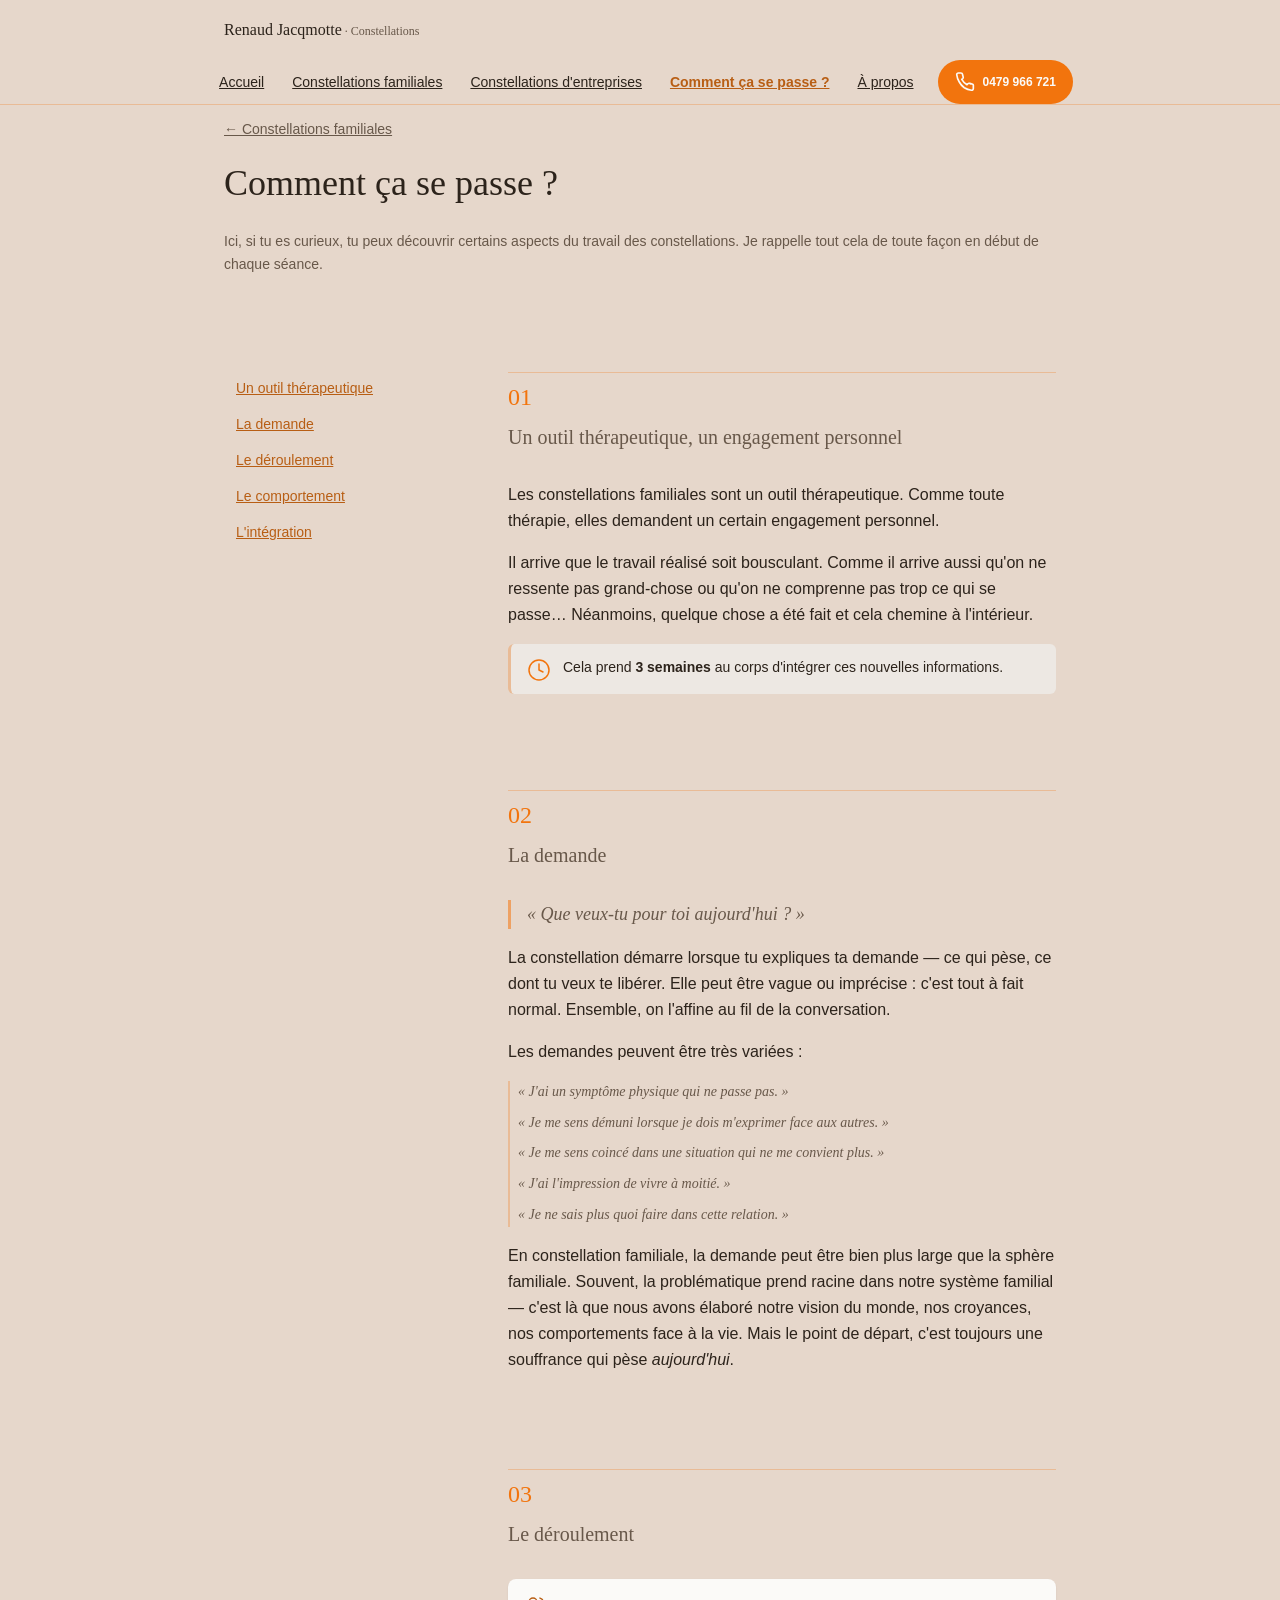
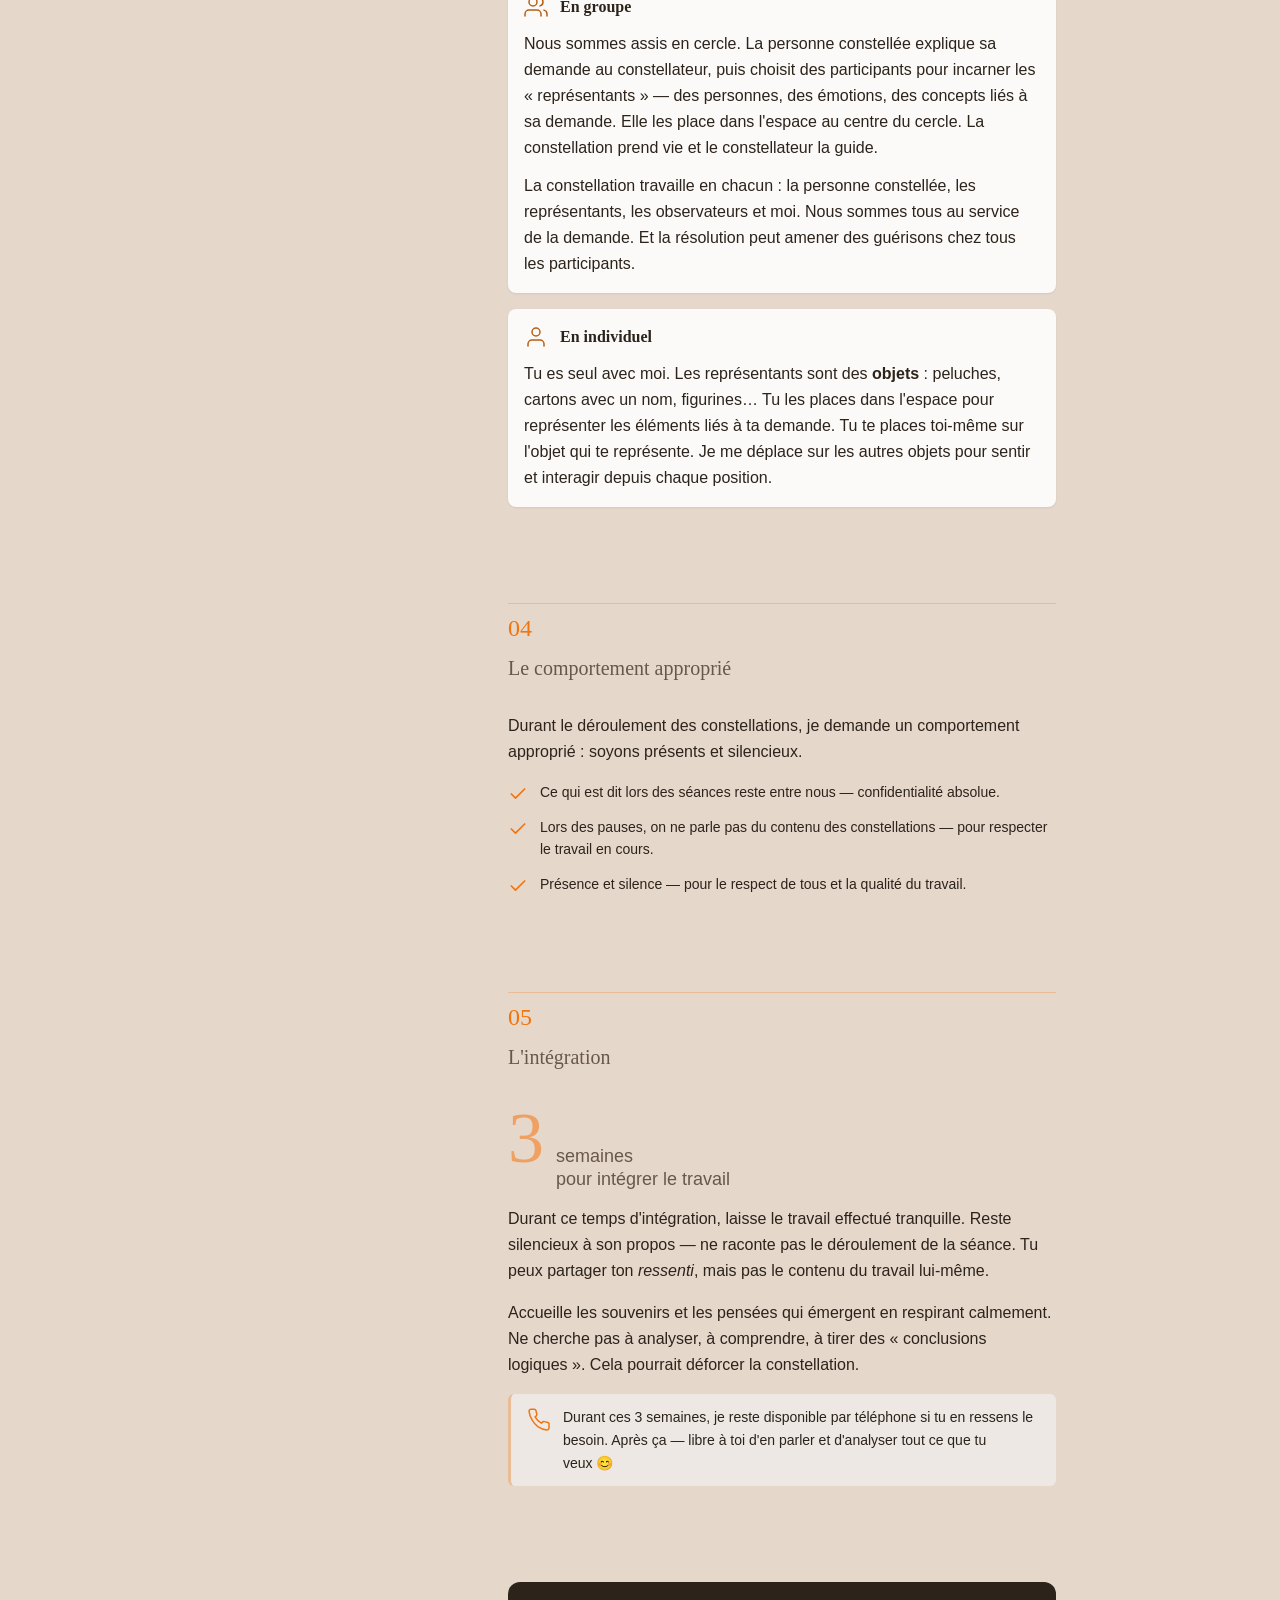
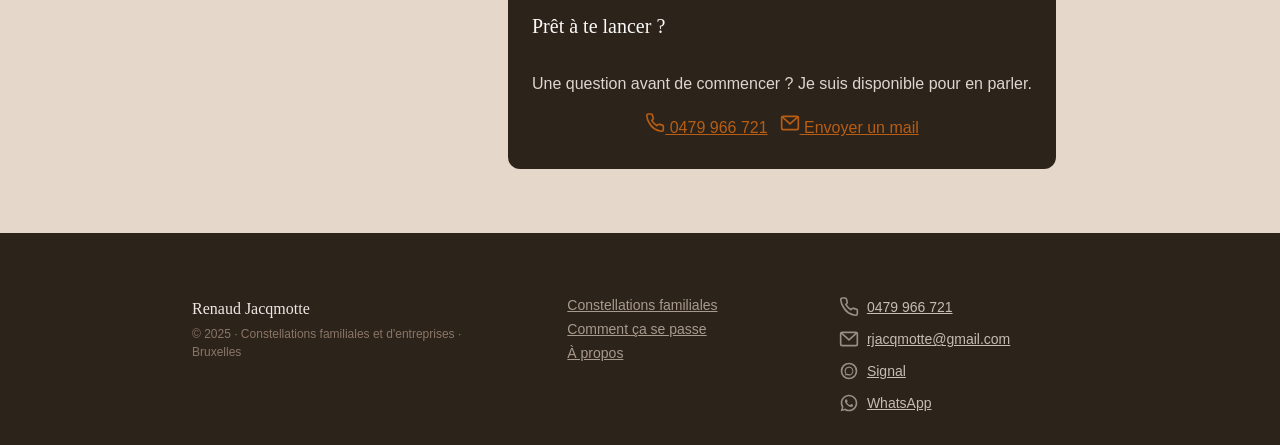
<file: comment-ca-se-passe.html>
<!DOCTYPE html>
<html lang="fr" class="page-home">

<head>
  <title>Comment ça se passe — Renaud Jacqmotte Constellations</title>
  <meta charset="UTF-8">
  <meta name="viewport" content="width=device-width, initial-scale=1.0">
  <meta name="description" content="Tout ce qu'il faut savoir avant une séance de constellation : déroulement, la demande, l'intégration, le comportement. Je le rappelle en début de chaque séance.">
  <link rel="icon" href="favicon.svg" type="image/svg+xml">
  <link rel="stylesheet" href="css/variables.css">
  <link rel="stylesheet" href="css/new_style.css">
  <script src="JS/script.js" defer></script>
  <meta property="og:type" content="website">
  <meta property="og:title" content="Comment ça se passe — Renaud Jacqmotte Constellations">
  <meta property="og:description" content="Tout ce qu'il faut savoir avant une séance de constellation : déroulement, la demande, l'intégration.">
  <meta property="og:image" content="resources/media/photo_renaud-dans-le-salon.png">
  <meta property="og:locale" content="fr_BE">
</head>

<body>

  <header class="site-header">
    <div class="site-header_inner">

      <a class="site-header_logo" href="index.html">
        Renaud Jacqmotte<span class="site-header_logo-sub"> · Constellations</span>
      </a>

      <button class="nav-toggle" aria-label="Ouvrir le menu" aria-expanded="false" aria-controls="mobile-menu">
        <span class="nav-toggle_bar"></span>
        <span class="nav-toggle_bar"></span>
        <span class="nav-toggle_bar"></span>
      </button>

    </div>

    <nav class="mobile-menu" id="mobile-menu" aria-hidden="true">
      <ul class="mobile-menu_list">
        <li><a class="mobile-menu_link" href="index.html">Accueil</a></li>
        <li><a class="mobile-menu_link" href="constellations-familiales.html">Constellations familiales</a></li>
        <li><a class="mobile-menu_link" href="constellations-entreprises.html">Constellations d'entreprises</a></li>
        <li><a class="mobile-menu_link" href="comment-ca-se-passe.html">Comment ça se passe&nbsp;?</a></li>
        <li><a class="mobile-menu_link" href="a-propos.html">À propos</a></li>
        <li class="mobile-menu_cta">
          <a class="mobile-menu_btn mobile-menu_btn--phone" href="tel:+32479966721">
            <svg aria-hidden="true" xmlns="http://www.w3.org/2000/svg" viewBox="0 0 24 24" fill="none"
              stroke="currentColor" stroke-width="2" stroke-linecap="round" stroke-linejoin="round">
              <path d="M22 16.92v3a2 2 0 0 1-2.18 2 19.79 19.79 0 0 1-8.63-3.07A19.5 19.5 0 0 1 5.15 12a19.79 19.79 0 0 1-3.07-8.67A2 2 0 0 1 4.06 1.18h3a2 2 0 0 1 2 1.72c.127.96.361 1.903.7 2.81a2 2 0 0 1-.45 2.11L8.09 8.91a16 16 0 0 0 6.29 6.29l1.09-1.09a2 2 0 0 1 2.11-.45c.907.339 1.85.573 2.81.7A2 2 0 0 1 22 16.92z"/>
            </svg>
            0479 966 721
          </a>
          <div class="mobile-menu_contacts">
            <a class="mobile-menu_btn" href="mailto:rjacqmotte@gmail.com">
              <svg aria-hidden="true" xmlns="http://www.w3.org/2000/svg" viewBox="0 0 24 24" fill="none"
                stroke="currentColor" stroke-width="2">
                <rect x="2" y="4" width="20" height="16" rx="2"/>
                <polyline points="2,4 12,13 22,4"/>
              </svg>
              Mail
            </a>
            <a class="mobile-menu_btn" href="https://wa.me/32479966721" target="_blank" rel="noopener">
              <svg aria-hidden="true" xmlns="http://www.w3.org/2000/svg" viewBox="0 0 24 24" fill="currentColor">
                <path d="M12 2C6.477 2 2 6.477 2 12c0 1.89.525 3.66 1.438 5.168L2 22l4.978-1.418A9.956 9.956 0 0 0 12 22c5.523 0 10-4.477 10-10S17.523 2 12 2zm0 18a7.95 7.95 0 0 1-4.073-1.117l-.292-.174-3.036.865.872-3.093-.19-.308A7.96 7.96 0 0 1 4 12c0-4.411 3.589-8 8-8s8 3.589 8 8-3.589 8-8 8zm4.406-5.884c-.241-.12-1.427-.703-1.648-.783-.221-.08-.382-.12-.543.12-.16.241-.622.783-.763.944-.14.16-.281.18-.522.06-.241-.12-1.018-.375-1.939-1.197-.717-.64-1.201-1.43-1.342-1.671-.14-.241-.015-.371.106-.491.108-.108.241-.281.361-.422.12-.14.16-.241.241-.401.08-.16.04-.301-.02-.422-.06-.12-.543-1.307-.743-1.79-.196-.47-.396-.406-.543-.414l-.462-.008c-.16 0-.422.06-.643.301-.221.241-.843.823-.843 2.007s.863 2.328.983 2.489c.12.16 1.698 2.593 4.115 3.637.575.248 1.023.396 1.372.507.576.184 1.1.158 1.515.096.462-.069 1.427-.583 1.628-1.146.2-.562.2-1.044.14-1.146-.06-.1-.221-.16-.462-.281z"/>
              </svg>
              WhatsApp
            </a>
          </div>
          <a class="mobile-menu_btn mobile-menu_btn--external" href="https://mobilizon.be/@renaud_jacqmotte_constellations" target="_blank" rel="noopener">
            Prochaines dates (mobilizon.be)
            <svg aria-hidden="true" xmlns="http://www.w3.org/2000/svg" viewBox="0 0 24 24" fill="none"
              stroke="currentColor" stroke-width="2" stroke-linecap="round" stroke-linejoin="round">
              <path d="M18 13v6a2 2 0 0 1-2 2H5a2 2 0 0 1-2-2V8a2 2 0 0 1 2-2h6"/>
              <polyline points="15 3 21 3 21 9"/>
              <line x1="10" y1="14" x2="21" y2="3"/>
            </svg>
          </a>
        </li>
      </ul>
    </nav>

    <div class="nav-overlay" id="nav-overlay" aria-hidden="true"></div>
  </header>

  <main class="l-main-container">

    <!-- 1. HERO -->
    <section class="page-hero">
      <div class="page-hero_text">
        <a href="constellations-familiales.html" class="page-back">← Constellations familiales</a>
        <h1 class="page-hero_title type-page-title">Comment ça se passe&nbsp;?</h1>
        <p class="how-hero_intro type-body u-text-muted">
          Ici, si tu es curieux, tu peux découvrir certains aspects du travail des constellations.
          Je rappelle tout cela de toute façon en début de chaque séance.
        </p>
      </div>
    </section>

    <!-- 2. NAVIGATION ANCRES -->
    <nav class="how-nav" aria-label="Sections de la page">
      <ul class="how-nav_list">
        <li><a class="how-nav_link" href="#engagement">Un outil thérapeutique</a></li>
        <li><a class="how-nav_link" href="#demande">La demande</a></li>
        <li><a class="how-nav_link" href="#deroulement">Le déroulement</a></li>
        <li><a class="how-nav_link" href="#comportement">Le comportement</a></li>
        <li><a class="how-nav_link" href="#integration">L'intégration</a></li>
      </ul>
    </nav>

    <!-- 3. UN OUTIL THÉRAPEUTIQUE -->
    <section class="how-section" id="engagement">
      <div class="how-section_label" aria-hidden="true">01</div>
      <div class="how-section_content">
        <h2 class="section-title type-section-title">Un outil thérapeutique, un engagement personnel</h2>
        <p class="how-section_text">
          Les constellations familiales sont un outil thérapeutique. Comme toute thérapie,
          elles demandent un certain engagement personnel.
        </p>
        <p class="how-section_text">
          Il arrive que le travail réalisé soit bousculant. Comme il arrive aussi qu'on ne ressente
          pas grand-chose ou qu'on ne comprenne pas trop ce qui se passe… Néanmoins, quelque chose
          a été fait et cela chemine à l'intérieur.
        </p>
        <div class="how-section_highlight">
          <svg aria-hidden="true" xmlns="http://www.w3.org/2000/svg" viewBox="0 0 24 24" fill="none"
            stroke="currentColor" stroke-width="1.5" stroke-linecap="round" stroke-linejoin="round">
            <circle cx="12" cy="12" r="10"/>
            <polyline points="12 6 12 12 16 14"/>
          </svg>
          <p>Cela prend <strong>3 semaines</strong> au corps d'intégrer ces nouvelles informations.</p>
        </div>
      </div>
    </section>

    <!-- 4. LA DEMANDE -->
    <section class="how-section" id="demande">
      <div class="how-section_label" aria-hidden="true">02</div>
      <div class="how-section_content">
        <h2 class="section-title type-section-title">La demande</h2>
        <blockquote class="how-section_quote">
          «&nbsp;Que veux-tu pour toi aujourd'hui&nbsp;?&nbsp;»
        </blockquote>
        <p class="how-section_text">
          La constellation démarre lorsque tu expliques ta demande — ce qui pèse, ce dont tu veux
          te libérer. Elle peut être vague ou imprécise&nbsp;: c'est tout à fait normal.
          Ensemble, on l'affine au fil de la conversation.
        </p>
        <p class="how-section_text">
          Les demandes peuvent être très variées&nbsp;:
        </p>
        <ul class="how-section_examples">
          <li>«&nbsp;J'ai un symptôme physique qui ne passe pas.&nbsp;»</li>
          <li>«&nbsp;Je me sens démuni lorsque je dois m'exprimer face aux autres.&nbsp;»</li>
          <li>«&nbsp;Je me sens coincé dans une situation qui ne me convient plus.&nbsp;»</li>
          <li>«&nbsp;J'ai l'impression de vivre à moitié.&nbsp;»</li>
          <li>«&nbsp;Je ne sais plus quoi faire dans cette relation.&nbsp;»</li>
        </ul>
        <p class="how-section_text">
          En constellation familiale, la demande peut être bien plus large que la sphère familiale.
          Souvent, la problématique prend racine dans notre système familial — c'est là que nous avons
          élaboré notre vision du monde, nos croyances, nos comportements face à la vie.
          Mais le point de départ, c'est toujours une souffrance qui pèse <em>aujourd'hui</em>.
        </p>
      </div>
    </section>

    <!-- 5. LE DÉROULEMENT -->
    <section class="how-section" id="deroulement">
      <div class="how-section_label" aria-hidden="true">03</div>
      <div class="how-section_content">
        <h2 class="section-title type-section-title">Le déroulement</h2>

        <div class="how-format">
          <div class="how-format_header">
            <svg aria-hidden="true" xmlns="http://www.w3.org/2000/svg" viewBox="0 0 24 24" fill="none"
              stroke="currentColor" stroke-width="1.5" stroke-linecap="round" stroke-linejoin="round">
              <path d="M17 21v-2a4 4 0 0 0-4-4H5a4 4 0 0 0-4 4v2"/><circle cx="9" cy="7" r="4"/>
              <path d="M23 21v-2a4 4 0 0 0-3-3.87"/><path d="M16 3.13a4 4 0 0 1 0 7.75"/>
            </svg>
            <h3 class="how-format_title">En groupe</h3>
          </div>
          <p class="how-section_text">
            Nous sommes assis en cercle. La personne constellée explique sa demande au constellateur,
            puis choisit des participants pour incarner les «&nbsp;représentants&nbsp;» — des personnes,
            des émotions, des concepts liés à sa demande. Elle les place dans l'espace au centre du cercle.
            La constellation prend vie et le constellateur la guide.
          </p>
          <p class="how-section_text">
            La constellation travaille en chacun&nbsp;: la personne constellée, les représentants,
            les observateurs et moi. Nous sommes tous au service de la demande.
            Et la résolution peut amener des guérisons chez tous les participants.
          </p>
        </div>

        <div class="how-format">
          <div class="how-format_header">
            <svg aria-hidden="true" xmlns="http://www.w3.org/2000/svg" viewBox="0 0 24 24" fill="none"
              stroke="currentColor" stroke-width="1.5" stroke-linecap="round" stroke-linejoin="round">
              <path d="M20 21v-2a4 4 0 0 0-4-4H8a4 4 0 0 0-4 4v2"/>
              <circle cx="12" cy="7" r="4"/>
            </svg>
            <h3 class="how-format_title">En individuel</h3>
          </div>
          <p class="how-section_text">
            Tu es seul avec moi. Les représentants sont des <strong>objets</strong>&nbsp;: peluches,
            cartons avec un nom, figurines… Tu les places dans l'espace pour représenter les éléments
            liés à ta demande. Tu te places toi-même sur l'objet qui te représente.
            Je me déplace sur les autres objets pour sentir et interagir depuis chaque position.
          </p>
        </div>
      </div>
    </section>

    <!-- 6. LE COMPORTEMENT -->
    <section class="how-section" id="comportement">
      <div class="how-section_label" aria-hidden="true">04</div>
      <div class="how-section_content">
        <h2 class="section-title type-section-title">Le comportement approprié</h2>
        <p class="how-section_text">
          Durant le déroulement des constellations, je demande un comportement approprié&nbsp;:
          soyons présents et silencieux.
        </p>
        <ul class="how-section_rules">
          <li class="how-section_rule">
            <svg aria-hidden="true" xmlns="http://www.w3.org/2000/svg" viewBox="0 0 24 24" fill="none"
              stroke="currentColor" stroke-width="2" stroke-linecap="round" stroke-linejoin="round">
              <polyline points="20 6 9 17 4 12"/>
            </svg>
            <span>Ce qui est dit lors des séances reste entre nous — confidentialité absolue.</span>
          </li>
          <li class="how-section_rule">
            <svg aria-hidden="true" xmlns="http://www.w3.org/2000/svg" viewBox="0 0 24 24" fill="none"
              stroke="currentColor" stroke-width="2" stroke-linecap="round" stroke-linejoin="round">
              <polyline points="20 6 9 17 4 12"/>
            </svg>
            <span>Lors des pauses, on ne parle pas du contenu des constellations — pour respecter le travail en cours.</span>
          </li>
          <li class="how-section_rule">
            <svg aria-hidden="true" xmlns="http://www.w3.org/2000/svg" viewBox="0 0 24 24" fill="none"
              stroke="currentColor" stroke-width="2" stroke-linecap="round" stroke-linejoin="round">
              <polyline points="20 6 9 17 4 12"/>
            </svg>
            <span>Présence et silence — pour le respect de tous et la qualité du travail.</span>
          </li>
        </ul>
      </div>
    </section>

    <!-- 7. L'INTÉGRATION -->
    <section class="how-section" id="integration">
      <div class="how-section_label" aria-hidden="true">05</div>
      <div class="how-section_content">
        <h2 class="section-title type-section-title">L'intégration</h2>
        <div class="how-integration_highlight">
          <span class="how-integration_number">3</span>
          <p class="how-integration_subtitle">semaines<br>pour intégrer le travail</p>
        </div>
        <p class="how-section_text">
          Durant ce temps d'intégration, laisse le travail effectué tranquille.
          Reste silencieux à son propos — ne raconte pas le déroulement de la séance.
          Tu peux partager ton <em>ressenti</em>, mais pas le contenu du travail lui-même.
        </p>
        <p class="how-section_text">
          Accueille les souvenirs et les pensées qui émergent en respirant calmement.
          Ne cherche pas à analyser, à comprendre, à tirer des «&nbsp;conclusions logiques&nbsp;».
          Cela pourrait déforcer la constellation.
        </p>
        <div class="how-section_highlight">
          <svg aria-hidden="true" xmlns="http://www.w3.org/2000/svg" viewBox="0 0 24 24" fill="none"
            stroke="currentColor" stroke-width="1.5" stroke-linecap="round" stroke-linejoin="round">
            <path d="M22 16.92v3a2 2 0 0 1-2.18 2 19.79 19.79 0 0 1-8.63-3.07A19.5 19.5 0 0 1 5.15 12a19.79 19.79 0 0 1-3.07-8.67A2 2 0 0 1 4.06 1.18h3a2 2 0 0 1 2 1.72c.127.96.361 1.903.7 2.81a2 2 0 0 1-.45 2.11L8.09 8.91a16 16 0 0 0 6.29 6.29l1.09-1.09a2 2 0 0 1 2.11-.45c.907.339 1.85.573 2.81.7A2 2 0 0 1 22 16.92z"/>
          </svg>
          <p>Durant ces 3 semaines, je reste disponible par téléphone si tu en ressens le besoin.
          Après ça — libre à toi d'en parler et d'analyser tout ce que tu veux&nbsp;😊</p>
        </div>
      </div>
    </section>

    <!-- 8. CTA -->
    <section class="cf-cta">
      <div class="cf-cta_inner">
        <h2 class="section-title cf-cta_title">Prêt à te lancer&nbsp;?</h2>
        <p class="cf-cta_text">
          Une question avant de commencer&nbsp;? Je suis disponible pour en parler.
        </p>
        <div class="cf-cta_actions">
          <a class="cf-cta_btn cf-cta_btn--primary" href="tel:+32479966721">
            <svg aria-hidden="true" xmlns="http://www.w3.org/2000/svg" viewBox="0 0 24 24" fill="none"
              stroke="currentColor" stroke-width="2" stroke-linecap="round" stroke-linejoin="round">
              <path d="M22 16.92v3a2 2 0 0 1-2.18 2 19.79 19.79 0 0 1-8.63-3.07A19.5 19.5 0 0 1 5.15 12a19.79 19.79 0 0 1-3.07-8.67A2 2 0 0 1 4.06 1.18h3a2 2 0 0 1 2 1.72c.127.96.361 1.903.7 2.81a2 2 0 0 1-.45 2.11L8.09 8.91a16 16 0 0 0 6.29 6.29l1.09-1.09a2 2 0 0 1 2.11-.45c.907.339 1.85.573 2.81.7A2 2 0 0 1 22 16.92z"/>
            </svg>
            0479 966 721
          </a>
          <a class="cf-cta_btn cf-cta_btn--secondary" href="mailto:rjacqmotte@gmail.com">
            <svg aria-hidden="true" xmlns="http://www.w3.org/2000/svg" viewBox="0 0 24 24" fill="none"
              stroke="currentColor" stroke-width="2">
              <rect x="2" y="4" width="20" height="16" rx="2"/>
              <polyline points="2,4 12,13 22,4"/>
            </svg>
            Envoyer un mail
          </a>
        </div>
      </div>
    </section>

  </main>

  <footer class="site-footer">
    <div class="site-footer_inner">

      <div class="site-footer_brand">
        <p class="site-footer_name">Renaud Jacqmotte</p>
        <p class="site-footer_copy">© 2025 · Constellations familiales et d'entreprises · Bruxelles</p>
      </div>

      <nav class="site-footer_nav" aria-label="Pages">
        <a href="constellations-familiales.html">Constellations familiales</a>
        <a href="comment-ca-se-passe.html">Comment ça se passe</a>
        <a href="a-propos.html">À propos</a>
      </nav>

      <div class="site-footer_contact">
        <a class="site-footer_contact-link" href="tel:+32479966721">
          <svg aria-hidden="true" xmlns="http://www.w3.org/2000/svg" viewBox="0 0 24 24" fill="none"
            stroke="currentColor" stroke-width="2" stroke-linecap="round" stroke-linejoin="round">
            <path d="M22 16.92v3a2 2 0 0 1-2.18 2 19.79 19.79 0 0 1-8.63-3.07A19.5 19.5 0 0 1 5.15 12a19.79 19.79 0 0 1-3.07-8.67A2 2 0 0 1 4.06 1.18h3a2 2 0 0 1 2 1.72c.127.96.361 1.903.7 2.81a2 2 0 0 1-.45 2.11L8.09 8.91a16 16 0 0 0 6.29 6.29l1.09-1.09a2 2 0 0 1 2.11-.45c.907.339 1.85.573 2.81.7A2 2 0 0 1 22 16.92z"/>
          </svg>
          0479 966 721
        </a>
        <a class="site-footer_contact-link" href="mailto:rjacqmotte@gmail.com">
          <svg aria-hidden="true" xmlns="http://www.w3.org/2000/svg" viewBox="0 0 24 24" fill="none"
            stroke="currentColor" stroke-width="2">
            <rect x="2" y="4" width="20" height="16" rx="2"/>
            <polyline points="2,4 12,13 22,4"/>
          </svg>
          rjacqmotte@gmail.com
        </a>
        <a class="site-footer_contact-link" href="https://signal.me/#p/+32479966721" target="_blank" rel="noopener">
          <svg aria-hidden="true" xmlns="http://www.w3.org/2000/svg" viewBox="0 0 24 24" fill="currentColor">
            <path d="M12 2a10 10 0 1 0 10 10A10 10 0 0 0 12 2zm0 18a8 8 0 1 1 8-8 8 8 0 0 1-8 8z"/>
            <path d="M12 6.5a5.5 5.5 0 0 0-4.33 8.84l-.6 2.16 2.16-.6A5.5 5.5 0 1 0 12 6.5zm0 9.5a4 4 0 0 1-2.05-.57l-.15-.09-1.28.34.35-1.26-.1-.16A4 4 0 1 1 12 16z"/>
          </svg>
          Signal
        </a>
        <a class="site-footer_contact-link" href="https://wa.me/32479966721" target="_blank" rel="noopener">
          <svg aria-hidden="true" xmlns="http://www.w3.org/2000/svg" viewBox="0 0 24 24" fill="currentColor">
            <path d="M12 2C6.477 2 2 6.477 2 12c0 1.89.525 3.66 1.438 5.168L2 22l4.978-1.418A9.956 9.956 0 0 0 12 22c5.523 0 10-4.477 10-10S17.523 2 12 2zm0 18a7.95 7.95 0 0 1-4.073-1.117l-.292-.174-3.036.865.872-3.093-.19-.308A7.96 7.96 0 0 1 4 12c0-4.411 3.589-8 8-8s8 3.589 8 8-3.589 8-8 8zm4.406-5.884c-.241-.12-1.427-.703-1.648-.783-.221-.08-.382-.12-.543.12-.16.241-.622.783-.763.944-.14.16-.281.18-.522.06-.241-.12-1.018-.375-1.939-1.197-.717-.64-1.201-1.43-1.342-1.671-.14-.241-.015-.371.106-.491.108-.108.241-.281.361-.422.12-.14.16-.241.241-.401.08-.16.04-.301-.02-.422-.06-.12-.543-1.307-.743-1.79-.196-.47-.396-.406-.543-.414l-.462-.008c-.16 0-.422.06-.643.301-.221.241-.843.823-.843 2.007s.863 2.328.983 2.489c.12.16 1.698 2.593 4.115 3.637.575.248 1.023.396 1.372.507.576.184 1.1.158 1.515.096.462-.069 1.427-.583 1.628-1.146.2-.562.2-1.044.14-1.146-.06-.1-.221-.16-.462-.281z"/>
          </svg>
          WhatsApp
        </a>
      </div>

    </div>
  </footer>

  <nav class="contact-banner">
    <ul class="contact-banner_gallery">
      <li class="contact-banner_item">
        <a class="contact-banner_link contact_mail" href="mailto:rjacqmotte@gmail.com" aria-label="Envoyer un mail">
          <svg xmlns="http://www.w3.org/2000/svg" viewBox="0 0 24 24" fill="none" stroke="currentColor" stroke-width="2" aria-hidden="true">
            <rect x="2" y="4" width="20" height="16" rx="2"/><polyline points="2,4 12,13 22,4"/>
          </svg>
          <span class="contact-banner_label">Mail</span>
        </a>
      </li>
      <li class="contact-banner_item">
        <a class="contact-banner_link contact_phone" href="tel:+32479966721" aria-label="Appeler par téléphone">
          <svg xmlns="http://www.w3.org/2000/svg" viewBox="0 0 24 24" fill="none" stroke="currentColor" stroke-width="2" stroke-linecap="round" stroke-linejoin="round" aria-hidden="true">
            <path d="M22 16.92v3a2 2 0 0 1-2.18 2 19.79 19.79 0 0 1-8.63-3.07A19.5 19.5 0 0 1 5.15 12a19.79 19.79 0 0 1-3.07-8.67A2 2 0 0 1 4.06 1.18h3a2 2 0 0 1 2 1.72 12.84 12.84 0 0 0 .7 2.81 2 2 0 0 1-.45 2.11L8.09 8.91a16 16 0 0 0 6.29 6.29l1.09-1.09a2 2 0 0 1 2.11-.45 12.84 12.84 0 0 0 2.81.7A2 2 0 0 1 22 16.92z"/>
          </svg>
          <span class="contact-banner_label">Téléphone</span>
        </a>
      </li>
      <li class="contact-banner_item">
        <a class="contact-banner_link contact_signal" href="https://signal.me/#p/+32479966721" aria-label="Contacter sur Signal">
          <svg xmlns="http://www.w3.org/2000/svg" viewBox="0 0 24 24" fill="currentColor" aria-hidden="true">
            <path d="M12 2a10 10 0 1 0 10 10A10 10 0 0 0 12 2zm0 18a8 8 0 1 1 8-8 8 8 0 0 1-8 8z"/>
            <path d="M12 6.5a5.5 5.5 0 0 0-4.33 8.84l-.6 2.16 2.16-.6A5.5 5.5 0 1 0 12 6.5zm0 9.5a4 4 0 0 1-2.05-.57l-.15-.09-1.28.34.35-1.26-.1-.16A4 4 0 1 1 12 16z"/>
          </svg>
          <span class="contact-banner_label">Signal</span>
        </a>
      </li>
      <li class="contact-banner_item">
        <a class="contact-banner_link contact_whatsapp" href="https://wa.me/32479966721" aria-label="Envoyer un message WhatsApp">
          <svg xmlns="http://www.w3.org/2000/svg" viewBox="0 0 24 24" fill="currentColor" aria-hidden="true">
            <path d="M12 2C6.477 2 2 6.477 2 12c0 1.89.525 3.66 1.438 5.168L2 22l4.978-1.418A9.956 9.956 0 0 0 12 22c5.523 0 10-4.477 10-10S17.523 2 12 2zm0 18a7.95 7.95 0 0 1-4.073-1.117l-.292-.174-3.036.865.872-3.093-.19-.308A7.96 7.96 0 0 1 4 12c0-4.411 3.589-8 8-8s8 3.589 8 8-3.589 8-8 8zm4.406-5.884c-.241-.12-1.427-.703-1.648-.783-.221-.08-.382-.12-.543.12-.16.241-.622.783-.763.944-.14.16-.281.18-.522.06-.241-.12-1.018-.375-1.939-1.197-.717-.64-1.201-1.43-1.342-1.671-.14-.241-.015-.371.106-.491.108-.108.241-.281.361-.422.12-.14.16-.241.241-.401.08-.16.04-.301-.02-.422-.06-.12-.543-1.307-.743-1.79-.196-.47-.396-.406-.543-.414l-.462-.008c-.16 0-.422.06-.643.301-.221.241-.843.823-.843 2.007s.863 2.328.983 2.489c.12.16 1.698 2.593 4.115 3.637.575.248 1.023.396 1.372.507.576.184 1.1.158 1.515.096.462-.069 1.427-.583 1.628-1.146.2-.562.2-1.044.14-1.146-.06-.1-.221-.16-.462-.281z"/>
          </svg>
          <span class="contact-banner_label">WhatsApp</span>
        </a>
      </li>
    </ul>
  </nav>

</body>
</html>
</file>
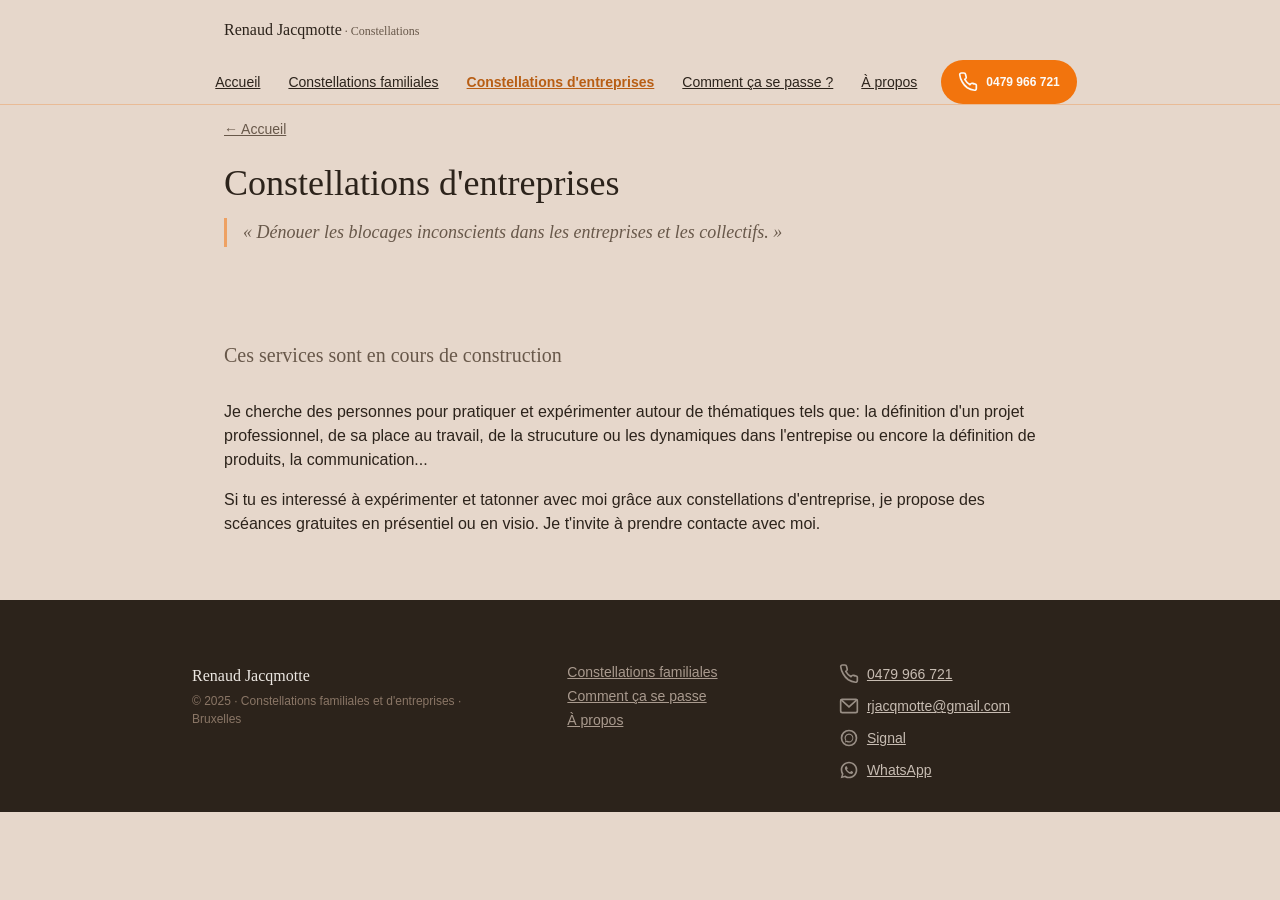
<file: constellations-entreprises.html>
<!DOCTYPE html>
<html lang="fr" class="page-home">

<head>
  <title>Constellations d'entreprises — Renaud Jacqmotte</title>
  <meta charset="UTF-8">
  <meta name="viewport" content="width=device-width, initial-scale=1.0">
  <meta name="description"
    content="Constellations d'entreprises à Bruxelles avec Renaud Jacqmotte. Page en cours de construction.">
  <link rel="icon" href="favicon.svg" type="image/svg+xml">
  <link rel="stylesheet" href="css/variables.css">
  <link rel="stylesheet" href="css/new_style.css">
  <script src="JS/script.js" defer></script>
  <meta property="og:type" content="website">
  <meta property="og:title" content="Constellations d'entreprises — Renaud Jacqmotte · Bruxelles">
  <meta property="og:description"
    content="Révéler les tensions systémiques dans les entreprises et collectifs. Constellations d'entreprises à Bruxelles avec Renaud Jacqmotte.">
  <meta property="og:image" content="resources/media/photo_renaud-dans-le-salon.png">
  <meta property="og:locale" content="fr_BE">
</head>

<body>

  <header class="site-header">
    <div class="site-header_inner">
      <a class="site-header_logo" href="index.html">
        Renaud Jacqmotte<span class="site-header_logo-sub"> · Constellations</span>
      </a>
      <button class="nav-toggle" aria-label="Ouvrir le menu" aria-expanded="false" aria-controls="mobile-menu">
        <span class="nav-toggle_bar"></span>
        <span class="nav-toggle_bar"></span>
        <span class="nav-toggle_bar"></span>
      </button>
    </div>
    <nav class="mobile-menu" id="mobile-menu" aria-hidden="true">
      <ul class="mobile-menu_list">
        <li><a class="mobile-menu_link" href="index.html">Accueil</a></li>
        <li><a class="mobile-menu_link" href="constellations-familiales.html">Constellations familiales</a></li>
        <li><a class="mobile-menu_link" href="constellations-entreprises.html">Constellations d'entreprises</a></li>
        <li><a class="mobile-menu_link" href="comment-ca-se-passe.html">Comment ça se passe&nbsp;?</a></li>
        <li><a class="mobile-menu_link" href="a-propos.html">À propos</a></li>
        <li class="mobile-menu_cta">
          <a class="mobile-menu_btn mobile-menu_btn--phone" href="tel:+32479966721">
            <svg aria-hidden="true" xmlns="http://www.w3.org/2000/svg" viewBox="0 0 24 24" fill="none"
              stroke="currentColor" stroke-width="2" stroke-linecap="round" stroke-linejoin="round">
              <path
                d="M22 16.92v3a2 2 0 0 1-2.18 2 19.79 19.79 0 0 1-8.63-3.07A19.5 19.5 0 0 1 5.15 12a19.79 19.79 0 0 1-3.07-8.67A2 2 0 0 1 4.06 1.18h3a2 2 0 0 1 2 1.72c.127.96.361 1.903.7 2.81a2 2 0 0 1-.45 2.11L8.09 8.91a16 16 0 0 0 6.29 6.29l1.09-1.09a2 2 0 0 1 2.11-.45c.907.339 1.85.573 2.81.7A2 2 0 0 1 22 16.92z" />
            </svg>
            0479 966 721
          </a>
          <div class="mobile-menu_contacts">
            <a class="mobile-menu_btn" href="mailto:rjacqmotte@gmail.com">
              <svg aria-hidden="true" xmlns="http://www.w3.org/2000/svg" viewBox="0 0 24 24" fill="none"
                stroke="currentColor" stroke-width="2">
                <rect x="2" y="4" width="20" height="16" rx="2" />
                <polyline points="2,4 12,13 22,4" />
              </svg>
              Mail
            </a>
            <a class="mobile-menu_btn" href="https://wa.me/32479966721" target="_blank" rel="noopener">
              <svg aria-hidden="true" xmlns="http://www.w3.org/2000/svg" viewBox="0 0 24 24" fill="currentColor">
                <path
                  d="M12 2C6.477 2 2 6.477 2 12c0 1.89.525 3.66 1.438 5.168L2 22l4.978-1.418A9.956 9.956 0 0 0 12 22c5.523 0 10-4.477 10-10S17.523 2 12 2zm0 18a7.95 7.95 0 0 1-4.073-1.117l-.292-.174-3.036.865.872-3.093-.19-.308A7.96 7.96 0 0 1 4 12c0-4.411 3.589-8 8-8s8 3.589 8 8-3.589 8-8 8zm4.406-5.884c-.241-.12-1.427-.703-1.648-.783-.221-.08-.382-.12-.543.12-.16.241-.622.783-.763.944-.14.16-.281.18-.522.06-.241-.12-1.018-.375-1.939-1.197-.717-.64-1.201-1.43-1.342-1.671-.14-.241-.015-.371.106-.491.108-.108.241-.281.361-.422.12-.14.16-.241.241-.401.08-.16.04-.301-.02-.422-.06-.12-.543-1.307-.743-1.79-.196-.47-.396-.406-.543-.414l-.462-.008c-.16 0-.422.06-.643.301-.221.241-.843.823-.843 2.007s.863 2.328.983 2.489c.12.16 1.698 2.593 4.115 3.637.575.248 1.023.396 1.372.507.576.184 1.1.158 1.515.096.462-.069 1.427-.583 1.628-1.146.2-.562.2-1.044.14-1.146-.06-.1-.221-.16-.462-.281z" />
              </svg>
              WhatsApp
            </a>
          </div>
          <a class="mobile-menu_btn mobile-menu_btn--external"
            href="https://mobilizon.be/@renaud_jacqmotte_constellations" target="_blank" rel="noopener">
            Prochaines dates (mobilizon.be)
            <svg aria-hidden="true" xmlns="http://www.w3.org/2000/svg" viewBox="0 0 24 24" fill="none"
              stroke="currentColor" stroke-width="2" stroke-linecap="round" stroke-linejoin="round">
              <path d="M18 13v6a2 2 0 0 1-2 2H5a2 2 0 0 1-2-2V8a2 2 0 0 1 2-2h6" />
              <polyline points="15 3 21 3 21 9" />
              <line x1="10" y1="14" x2="21" y2="3" />
            </svg>
          </a>
        </li>
      </ul>
    </nav>
    <div class="nav-overlay" id="nav-overlay" aria-hidden="true"></div>
  </header>

  <main class="l-main-container">

    <section class="page-hero">
      <div class="page-hero_text">
        <a href="index.html" class="page-back">← Accueil</a>
        <h1 class="page-hero_title type-page-title">Constellations d'entreprises</h1>
        <blockquote class="page-hero_quote type-lead">
          «&nbsp;Dénouer les blocages inconscients dans les entreprises et les collectifs.&nbsp;»
        </blockquote>
      </div>
    </section>

    <section class="ce-construction">
      <h2 class="section-title type-section-title">Ces services sont en cours de construction</h2>
      <p>
        Je cherche des personnes pour pratiquer et expérimenter autour de thématiques tels que: la définition d'un projet
        professionnel, de
        sa
        place au travail, de la strucuture ou les dynamiques dans l'entrepise ou encore la définition de produits, la
        communication...</p>
      <p>Si tu es interessé à expérimenter et tatonner avec moi grâce aux constellations d'entreprise,
        je propose des scéances gratuites en
        présentiel ou en visio. Je t'invite à prendre contacte avec moi.</p>
    </section>

  </main>

  <footer class="site-footer">
    <div class="site-footer_inner">
      <div class="site-footer_brand">
        <p class="site-footer_name">Renaud Jacqmotte</p>
        <p class="site-footer_copy">© 2025 · Constellations familiales et d'entreprises · Bruxelles</p>
      </div>
      <nav class="site-footer_nav" aria-label="Pages">
        <a href="constellations-familiales.html">Constellations familiales</a>
        <a href="comment-ca-se-passe.html">Comment ça se passe</a>
        <a href="a-propos.html">À propos</a>
      </nav>
      <div class="site-footer_contact">
        <a class="site-footer_contact-link" href="tel:+32479966721">
          <svg aria-hidden="true" xmlns="http://www.w3.org/2000/svg" viewBox="0 0 24 24" fill="none"
            stroke="currentColor" stroke-width="2" stroke-linecap="round" stroke-linejoin="round">
            <path
              d="M22 16.92v3a2 2 0 0 1-2.18 2 19.79 19.79 0 0 1-8.63-3.07A19.5 19.5 0 0 1 5.15 12a19.79 19.79 0 0 1-3.07-8.67A2 2 0 0 1 4.06 1.18h3a2 2 0 0 1 2 1.72c.127.96.361 1.903.7 2.81a2 2 0 0 1-.45 2.11L8.09 8.91a16 16 0 0 0 6.29 6.29l1.09-1.09a2 2 0 0 1 2.11-.45c.907.339 1.85.573 2.81.7A2 2 0 0 1 22 16.92z" />
          </svg>
          0479 966 721
        </a>
        <a class="site-footer_contact-link" href="mailto:rjacqmotte@gmail.com">
          <svg aria-hidden="true" xmlns="http://www.w3.org/2000/svg" viewBox="0 0 24 24" fill="none"
            stroke="currentColor" stroke-width="2">
            <rect x="2" y="4" width="20" height="16" rx="2" />
            <polyline points="2,4 12,13 22,4" />
          </svg>
          rjacqmotte@gmail.com
        </a>
        <a class="site-footer_contact-link" href="https://signal.me/#p/+32479966721" target="_blank" rel="noopener">
          <svg aria-hidden="true" xmlns="http://www.w3.org/2000/svg" viewBox="0 0 24 24" fill="currentColor">
            <path d="M12 2a10 10 0 1 0 10 10A10 10 0 0 0 12 2zm0 18a8 8 0 1 1 8-8 8 8 0 0 1-8 8z" />
            <path
              d="M12 6.5a5.5 5.5 0 0 0-4.33 8.84l-.6 2.16 2.16-.6A5.5 5.5 0 1 0 12 6.5zm0 9.5a4 4 0 0 1-2.05-.57l-.15-.09-1.28.34.35-1.26-.1-.16A4 4 0 1 1 12 16z" />
          </svg>
          Signal
        </a>
        <a class="site-footer_contact-link" href="https://wa.me/32479966721" target="_blank" rel="noopener">
          <svg aria-hidden="true" xmlns="http://www.w3.org/2000/svg" viewBox="0 0 24 24" fill="currentColor">
            <path
              d="M12 2C6.477 2 2 6.477 2 12c0 1.89.525 3.66 1.438 5.168L2 22l4.978-1.418A9.956 9.956 0 0 0 12 22c5.523 0 10-4.477 10-10S17.523 2 12 2zm0 18a7.95 7.95 0 0 1-4.073-1.117l-.292-.174-3.036.865.872-3.093-.19-.308A7.96 7.96 0 0 1 4 12c0-4.411 3.589-8 8-8s8 3.589 8 8-3.589 8-8 8zm4.406-5.884c-.241-.12-1.427-.703-1.648-.783-.221-.08-.382-.12-.543.12-.16.241-.622.783-.763.944-.14.16-.281.18-.522.06-.241-.12-1.018-.375-1.939-1.197-.717-.64-1.201-1.43-1.342-1.671-.14-.241-.015-.371.106-.491.108-.108.241-.281.361-.422.12-.14.16-.241.241-.401.08-.16.04-.301-.02-.422-.06-.12-.543-1.307-.743-1.79-.196-.47-.396-.406-.543-.414l-.462-.008c-.16 0-.422.06-.643.301-.221.241-.843.823-.843 2.007s.863 2.328.983 2.489c.12.16 1.698 2.593 4.115 3.637.575.248 1.023.396 1.372.507.576.184 1.1.158 1.515.096.462-.069 1.427-.583 1.628-1.146.2-.562.2-1.044.14-1.146-.06-.1-.221-.16-.462-.281z" />
          </svg>
          WhatsApp
        </a>
      </div>
    </div>
  </footer>

</body>

</html>
</file>
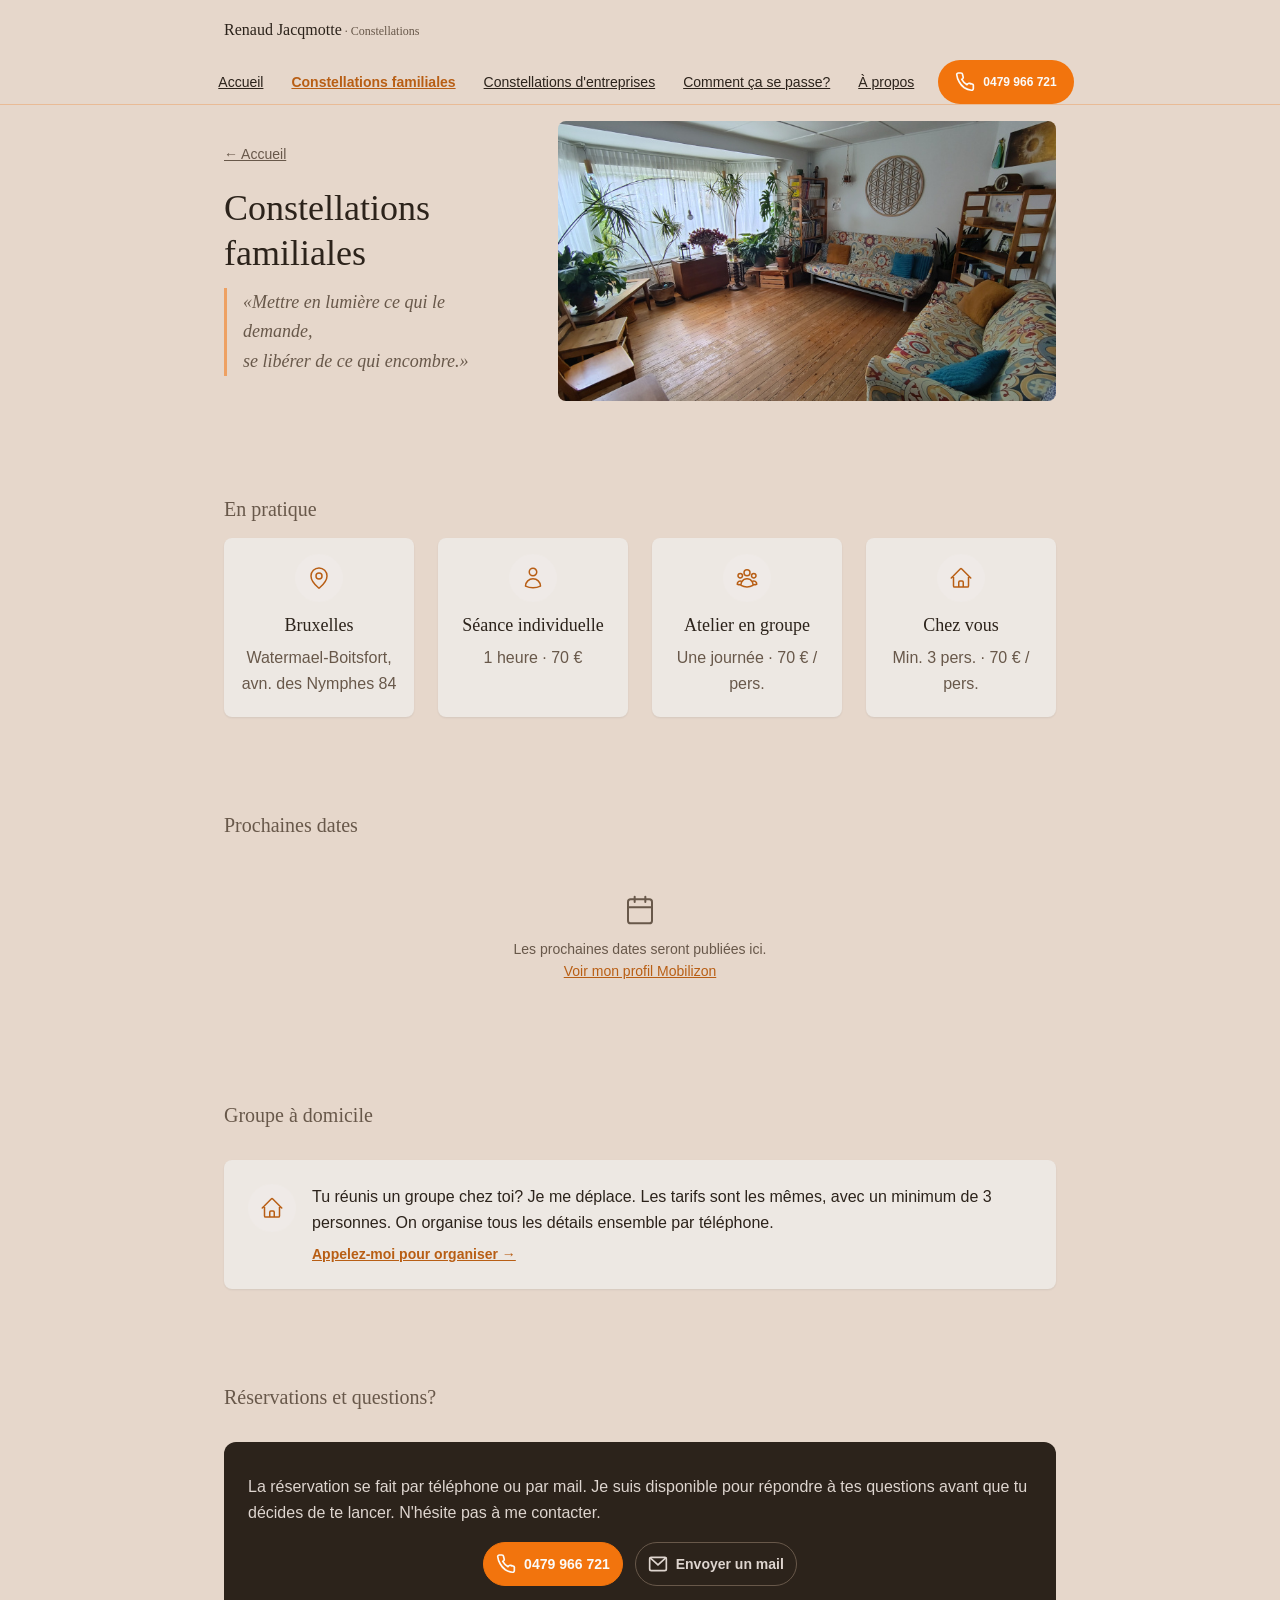
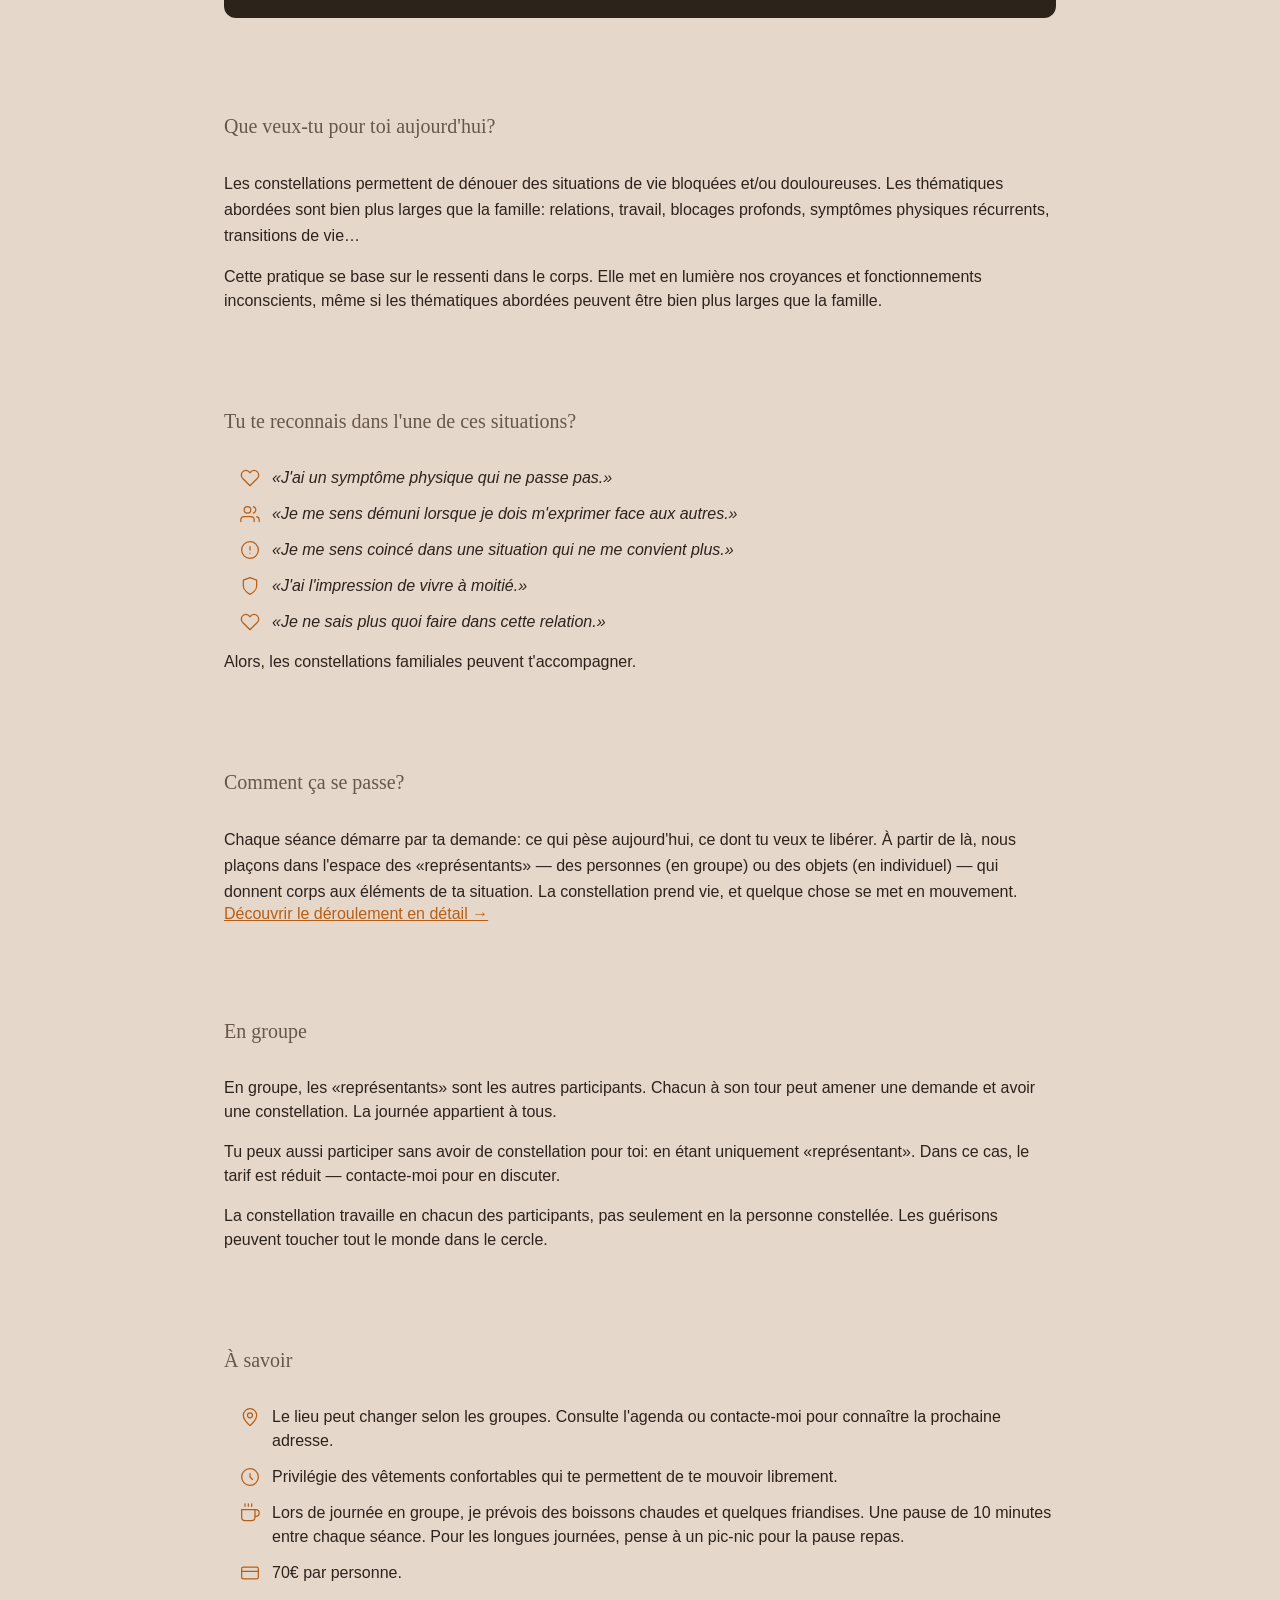
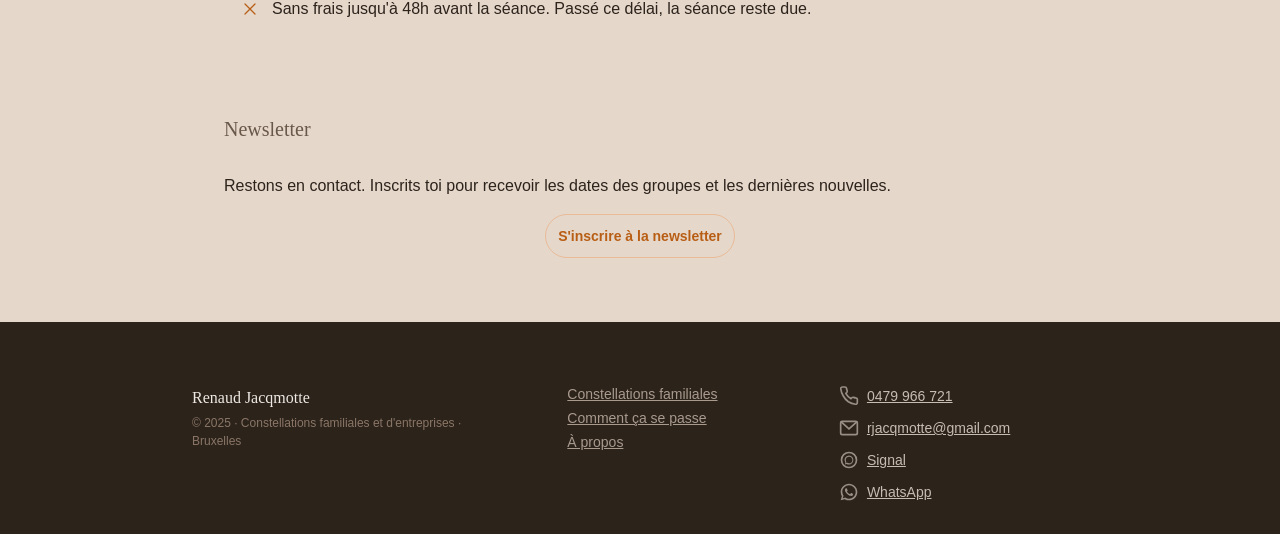
<file: constellations-familiales.html>
<!DOCTYPE html>
<html lang="fr" class="page-home">

<head>
  <title>Constellations familiales — Renaud Jacqmotte</title>
  <meta charset="UTF-8">
  <meta name="viewport" content="width=device-width, initial-scale=1.0">
  <meta name="description"
    content="Les constellations familiales permettent de dénouer des situations de vie bloquées ou douloureuses. Séances individuelles et ateliers en groupe à Bruxelles.">
  <link rel="icon" href="favicon.svg" type="image/svg+xml">
  <link rel="stylesheet" href="css/variables.css">
  <link rel="stylesheet" href="css/new_style.css">
  <script src="JS/mobilizonParser.js" defer></script>
  <script src="JS/script.js" defer></script>
  <meta property="og:type" content="website">
  <meta property="og:title" content="Constellations familiales — Renaud Jacqmotte · Bruxelles">
  <meta property="og:description"
    content="Dénouer les situations bloquées et soigner les blessures émotionnelles. Constellations familiales à Bruxelles avec Renaud Jacqmotte.">
  <meta property="og:image" content="resources/media/photo_renaud-dans-le-salon.png">
  <meta property="og:locale" content="fr_BE">
</head>

<body>

  <header class="site-header">
    <div class="site-header_inner">

      <a class="site-header_logo" href="index.html">
        Renaud Jacqmotte<span class="site-header_logo-sub"> · Constellations</span>
      </a>

      <button class="nav-toggle" aria-label="Ouvrir le menu" aria-expanded="false" aria-controls="mobile-menu">
        <span class="nav-toggle_bar"></span>
        <span class="nav-toggle_bar"></span>
        <span class="nav-toggle_bar"></span>
      </button>

    </div>

    <nav class="mobile-menu" id="mobile-menu" aria-hidden="true">
      <ul class="mobile-menu_list">
        <li><a class="mobile-menu_link" href="index.html">Accueil</a></li>
        <li><a class="mobile-menu_link" href="constellations-familiales.html">Constellations familiales</a></li>
        <li><a class="mobile-menu_link" href="constellations-entreprises.html">Constellations d'entreprises</a></li>
        <li><a class="mobile-menu_link" href="comment-ca-se-passe.html">Comment ça se passe?</a></li>
        <li><a class="mobile-menu_link" href="a-propos.html">À propos</a></li>
        <li class="mobile-menu_cta">
          <a class="mobile-menu_btn mobile-menu_btn--phone" href="tel:+32479966721">
            <svg aria-hidden="true" xmlns="http://www.w3.org/2000/svg" viewBox="0 0 24 24" fill="none"
              stroke="currentColor" stroke-width="2" stroke-linecap="round" stroke-linejoin="round">
              <path d="M22 16.92v3a2 2 0 0 1-2.18 2 19.79 19.79 0 0 1-8.63-3.07A19.5 19.5 0 0 1 5.15 12a19.79 19.79 0 0 1-3.07-8.67A2 2 0 0 1 4.06 1.18h3a2 2 0 0 1 2 1.72c.127.96.361 1.903.7 2.81a2 2 0 0 1-.45 2.11L8.09 8.91a16 16 0 0 0 6.29 6.29l1.09-1.09a2 2 0 0 1 2.11-.45c.907.339 1.85.573 2.81.7A2 2 0 0 1 22 16.92z"/>
            </svg>
            0479 966 721
          </a>
          <div class="mobile-menu_contacts">
            <a class="mobile-menu_btn" href="mailto:rjacqmotte@gmail.com">
              <svg aria-hidden="true" xmlns="http://www.w3.org/2000/svg" viewBox="0 0 24 24" fill="none"
                stroke="currentColor" stroke-width="2">
                <rect x="2" y="4" width="20" height="16" rx="2"/>
                <polyline points="2,4 12,13 22,4"/>
              </svg>
              Mail
            </a>
            <a class="mobile-menu_btn" href="https://wa.me/32479966721" target="_blank" rel="noopener">
              <svg aria-hidden="true" xmlns="http://www.w3.org/2000/svg" viewBox="0 0 24 24" fill="currentColor">
                <path d="M12 2C6.477 2 2 6.477 2 12c0 1.89.525 3.66 1.438 5.168L2 22l4.978-1.418A9.956 9.956 0 0 0 12 22c5.523 0 10-4.477 10-10S17.523 2 12 2zm0 18a7.95 7.95 0 0 1-4.073-1.117l-.292-.174-3.036.865.872-3.093-.19-.308A7.96 7.96 0 0 1 4 12c0-4.411 3.589-8 8-8s8 3.589 8 8-3.589 8-8 8zm4.406-5.884c-.241-.12-1.427-.703-1.648-.783-.221-.08-.382-.12-.543.12-.16.241-.622.783-.763.944-.14.16-.281.18-.522.06-.241-.12-1.018-.375-1.939-1.197-.717-.64-1.201-1.43-1.342-1.671-.14-.241-.015-.371.106-.491.108-.108.241-.281.361-.422.12-.14.16-.241.241-.401.08-.16.04-.301-.02-.422-.06-.12-.543-1.307-.743-1.79-.196-.47-.396-.406-.543-.414l-.462-.008c-.16 0-.422.06-.643.301-.221.241-.843.823-.843 2.007s.863 2.328.983 2.489c.12.16 1.698 2.593 4.115 3.637.575.248 1.023.396 1.372.507.576.184 1.1.158 1.515.096.462-.069 1.427-.583 1.628-1.146.2-.562.2-1.044.14-1.146-.06-.1-.221-.16-.462-.281z"/>
              </svg>
              WhatsApp
            </a>
          </div>
          <a class="mobile-menu_btn mobile-menu_btn--external" href="https://mobilizon.be/@renaud_jacqmotte_constellations" target="_blank" rel="noopener">
            Prochaines dates (mobilizon.be)
            <svg aria-hidden="true" xmlns="http://www.w3.org/2000/svg" viewBox="0 0 24 24" fill="none"
              stroke="currentColor" stroke-width="2" stroke-linecap="round" stroke-linejoin="round">
              <path d="M18 13v6a2 2 0 0 1-2 2H5a2 2 0 0 1-2-2V8a2 2 0 0 1 2-2h6"/>
              <polyline points="15 3 21 3 21 9"/>
              <line x1="10" y1="14" x2="21" y2="3"/>
            </svg>
          </a>
        </li>
      </ul>
    </nav>

    <div class="nav-overlay" id="nav-overlay" aria-hidden="true"></div>
  </header>

  <main class="l-main-container">

    <!-- HERO -->
    <section class="page-hero">
      <div class="page-hero_text">
        <a href="index.html" class="page-back">← Accueil</a>
        <h1 class="page-hero_title type-page-title">Constellations familiales</h1>
        <blockquote class="page-hero_quote type-lead">
          «Mettre en lumière ce qui le demande,<br>
          se libérer de ce qui encombre.»
        </blockquote>
      </div>
      <img class="page-hero_image" src="resources/media/photo_salon-vide-minII.jpg"
        alt="photo de la salle de travail, un salon">
    </section>


    <!-- INFORMATIONS PRATIQUES -->
    <section class="keys-info">
      <h2 class="section-title type-section-title">En pratique</h2>
      <ul class="keys-info_gallery">
        <li class="keys-info_card">
          <div class="keys-info_item_icon-container">
            <svg class="keys-info_icon u-text-primary" aria-hidden="true" xmlns="http://www.w3.org/2000/svg"
              viewBox="0 0 24 24" fill="none" stroke="currentColor" stroke-width="1.5" stroke-linecap="round"
              stroke-linejoin="round">
              <path
                d="M20 10c0 4.993-5.539 10.193-7.399 11.799a1 1 0 0 1-1.202 0C9.539 20.193 4 14.993 4 10a8 8 0 0 1 16 0" />
              <circle cx="12" cy="10" r="3" />
            </svg>
          </div>
          <div class="keys-info_info-container">
            <h2 class="keys-info_item_title type-item-title u-text-default">Bruxelles</h2>
            <p class="keys-info_item_detail type-body u-text-muted">Watermael-Boitsfort, avn. des Nymphes 84</p>

          </div>
        </li>

        <li class="keys-info_card">
          <div class="keys-info_item_icon-container">
            <svg class="keys-info_icon u-text-primary" aria-hidden="true" xmlns="http://www.w3.org/2000/svg" fill="none"
              viewBox="0 0 24 24" stroke-width="1.5" stroke="currentColor" stroke-linecap="round"
              stroke-linejoin="round">
              <path
                d="M15.75 6a3.75 3.75 0 1 1-7.5 0 3.75 3.75 0 0 1 7.5 0ZM4.501 20.118a7.5 7.5 0 0 1 14.998 0A17.933 17.933 0 0 1 12 21.75c-2.676 0-5.216-.584-7.499-1.632Z" />
            </svg>
          </div>
          <div class="keys-info_info-container">

            <h2 class="keys-info_item_title type-item-title u-text-default">Séance individuelle</h2>
            <p class="keys-info_item_detail type-body u-text-muted">1 heure · 70 €</p>
          </div>
        </li>

        <li class="keys-info_card">
          <div class="keys-info_item_icon-container">
            <svg class="keys-info_icon u-text-primary" aria-hidden="true" xmlns="http://www.w3.org/2000/svg" fill="none"
              viewBox="0 0 24 24" stroke-width="1.5" stroke="currentColor" stroke-linecap="round"
              stroke-linejoin="round">
              <path
                d="M18 18.72a9.094 9.094 0 0 0 3.741-.479 3 3 0 0 0-4.682-2.72m.94 3.198.001.031c0 .225-.012.447-.037.666A11.944 11.944 0 0 1 12 21c-2.17 0-4.207-.576-5.963-1.584A6.062 6.062 0 0 1 6 18.719m12 0a5.971 5.971 0 0 0-.941-3.197m0 0A5.995 5.995 0 0 0 12 12.75a5.995 5.995 0 0 0-5.058 2.772m0 0a3 3 0 0 0-4.681 2.72 8.986 8.986 0 0 0 3.74.477m.94-3.197a5.971 5.971 0 0 0-.94 3.197M15 6.75a3 3 0 1 1-6 0 3 3 0 0 1 6 0Zm6 3a2.25 2.25 0 1 1-4.5 0 2.25 2.25 0 0 1 4.5 0Zm-13.5 0a2.25 2.25 0 1 1-4.5 0 2.25 2.25 0 0 1 4.5 0Z" />
            </svg>
          </div>
          <div class="keys-info_info-container">

            <h2 class="keys-info_item_title type-item-title u-text-default">Atelier en groupe</h2>
            <p class="keys-info_item_detail type-body u-text-muted">Une journée · 70 € / pers.</p>
          </div>
        </li>

        <li class="keys-info_card">
          <div class="keys-info_item_icon-container">
            <svg class="keys-info_icon u-text-primary" aria-hidden="true" xmlns="http://www.w3.org/2000/svg" fill="none"
              viewBox="0 0 24 24" stroke-width="1.5" stroke="currentColor" stroke-linecap="round"
              stroke-linejoin="round">
              <path
                d="m2.25 12 8.954-8.955c.44-.439 1.152-.439 1.591 0L21.75 12M4.5 9.75v10.125c0 .621.504 1.125 1.125 1.125H9.75v-4.875c0-.621.504-1.125 1.125-1.125h2.25c.621 0 1.125.504 1.125 1.125V21h4.125c.621 0 1.125-.504 1.125-1.125V9.75M8.25 21h8.25" />
            </svg>
          </div>
          <div class="keys-info_info-container">

            <h2 class="keys-info_item_title type-item-title u-text-default">Chez vous</h2>
            <p class="keys-info_item_detail type-body u-text-muted">Min. 3 pers. · 70 € / pers.</p>
          </div>
        </li>

      </ul>
    </section>

    <!-- AGENDA: intégration Mobilizon -->
    <section class="group-agenda">
      <h2 class="section-title type-section-title">Prochaines dates</h2>

      <!-- Conteneur d'événements : data-ics pointe vers le feed ICS Mobilizon -->
      <div id="mobilizon-events" class="group-agenda_events"
        data-ics="https://mobilizon.be/@renaud_jacqmotte_constellations/feed/ics">

        <!-- État de chargement -->
        <div class="group-agenda_loading" aria-live="polite">Chargement des événements…</div>

        <!-- Liste rendue dynamiquement -->
        <div class="group-agenda_list" hidden></div>

        <!-- Fallback si aucun événement ou en cas d'erreur -->
        <div class="group-agenda_fallback" hidden>
          <svg aria-hidden="true" xmlns="http://www.w3.org/2000/svg" viewBox="0 0 24 24" fill="none"
            stroke="currentColor" stroke-width="1.5" stroke-linecap="round" stroke-linejoin="round">
            <rect x="3" y="4" width="18" height="18" rx="2" />
            <line x1="16" y1="2" x2="16" y2="6" />
            <line x1="8" y1="2" x2="8" y2="6" />
            <line x1="3" y1="10" x2="21" y2="10" />
          </svg>
          <p>Les prochaines dates seront publiées ici.<br>
            <a href="https://mobilizon.be/@renaud_jacqmotte_constellations" target="_blank" rel="noopener">Voir mon
              profil Mobilizon</a>
          </p>
        </div>

      </div>

    </section>

    <!-- GROUPE À DOMICILE -->
    <section class="group-home">
      <h2 class="section-title type-section-title">Groupe à domicile</h2>
      <div class="card group-home_inner">
        <div class="group-home_icon" aria-hidden="true">
          <svg xmlns="http://www.w3.org/2000/svg" viewBox="0 0 24 24" fill="none" stroke="currentColor"
            stroke-width="1.5" stroke-linecap="round" stroke-linejoin="round">
            <path
              d="m2.25 12 8.954-8.955c.44-.439 1.152-.439 1.591 0L21.75 12M4.5 9.75v10.125c0 .621.504 1.125 1.125 1.125H9.75v-4.875c0-.621.504-1.125 1.125-1.125h2.25c.621 0 1.125.504 1.125 1.125V21h4.125c.621 0 1.125-.504 1.125-1.125V9.75M8.25 21h8.25" />
          </svg>
        </div>
        <div class="group-home_content">
          <p class="group-home_text type-body">
            Tu réunis un groupe chez toi? Je me déplace. Les tarifs sont les mêmes,
            avec un minimum de 3 personnes. On organise tous les détails ensemble par téléphone.
          </p>
          <a class="group-home_link type-action" href="tel:+32479966721">Appelez-moi pour organiser →</a>
        </div>
      </div>
    </section>


    <!-- CTA CONTACT -->
    <section class="cf-cta">
      <h2 class="section-title type-section-title">Réservations et questions?</h2>
      <div class="cf-cta_inner on-dark">
        <p class="cf-cta_text type-body">
          La réservation se fait par téléphone ou par mail.
          Je suis disponible pour répondre à tes questions avant que tu décides de te lancer.
          N'hésite pas à me contacter.
        </p>
        <div class="cf-cta_actions">
          <a class="button button--primary" href="tel:+32479966721">
            <svg aria-hidden="true" xmlns="http://www.w3.org/2000/svg" viewBox="0 0 24 24" fill="none"
              stroke="currentColor" stroke-width="2" stroke-linecap="round" stroke-linejoin="round">
              <path
                d="M22 16.92v3a2 2 0 0 1-2.18 2 19.79 19.79 0 0 1-8.63-3.07A19.5 19.5 0 0 1 5.15 12a19.79 19.79 0 0 1-3.07-8.67A2 2 0 0 1 4.06 1.18h3a2 2 0 0 1 2 1.72c.127.96.361 1.903.7 2.81a2 2 0 0 1-.45 2.11L8.09 8.91a16 16 0 0 0 6.29 6.29l1.09-1.09a2 2 0 0 1 2.11-.45c.907.339 1.85.573 2.81.7A2 2 0 0 1 22 16.92z" />
            </svg>
            0479 966 721
          </a>
          <a class="button button--transparent" href="mailto:rjacqmotte@gmail.com">
            <svg aria-hidden="true" xmlns="http://www.w3.org/2000/svg" viewBox="0 0 24 24" fill="none"
              stroke="currentColor" stroke-width="2">
              <rect x="2" y="4" width="20" height="16" rx="2" />
              <polyline points="2,4 12,13 22,4" />
            </svg>
            Envoyer un mail
          </a>
        </div>
      </div>
    </section>

    <!-- ACCROCHE -->
    <section class="cf-intro">
      <h2 class="section-title type-section-title">Que veux-tu pour toi aujourd'hui?</h2>
      <p class="cf-intro_text type-body">
        Les constellations permettent de dénouer des situations de vie bloquées et/ou douloureuses.
        Les thématiques abordées sont bien plus larges que la famille: relations, travail, blocages
        profonds, symptômes physiques récurrents, transitions de vie…
      </p>
      <p class="cf-intro_text">
        Cette pratique se base sur le ressenti dans le corps. Elle met en lumière nos croyances et
        fonctionnements inconscients, même si les thématiques abordées peuvent être bien plus larges 
        que la famille.
      </p>
    </section>


    <!-- TU TE RECONNAIS ? -->
    <section class="cf-situations">
      <h2 class="section-title type-section-title">Tu te reconnais dans l'une de ces situations?</h2>
      <ul class="icon-list">
        <li class="cf-situations_item icon-list_item">
          <svg aria-hidden="true" xmlns="http://www.w3.org/2000/svg" viewBox="0 0 24 24" fill="none"
            stroke="currentColor" stroke-width="1.5" stroke-linecap="round" stroke-linejoin="round">
            <path
              d="M20.84 4.61a5.5 5.5 0 0 0-7.78 0L12 5.67l-1.06-1.06a5.5 5.5 0 0 0-7.78 7.78l1.06 1.06L12 21.23l7.78-7.78 1.06-1.06a5.5 5.5 0 0 0 0-7.78z" />
          </svg>
          <p>«J'ai un symptôme physique qui ne passe pas.»</p>
        </li>
        <li class="cf-situations_item icon-list_item">
          <svg aria-hidden="true" xmlns="http://www.w3.org/2000/svg" viewBox="0 0 24 24" fill="none"
            stroke="currentColor" stroke-width="1.5" stroke-linecap="round" stroke-linejoin="round">
            <path d="M17 21v-2a4 4 0 0 0-4-4H5a4 4 0 0 0-4 4v2" />
            <circle cx="9" cy="7" r="4" />
            <path d="M23 21v-2a4 4 0 0 0-3-3.87" />
            <path d="M16 3.13a4 4 0 0 1 0 7.75" />
          </svg>
          <p>«Je me sens démuni lorsque je dois m'exprimer face aux autres.»</p>
        </li>
        <li class="cf-situations_item icon-list_item">
          <svg aria-hidden="true" xmlns="http://www.w3.org/2000/svg" viewBox="0 0 24 24" fill="none"
            stroke="currentColor" stroke-width="1.5" stroke-linecap="round" stroke-linejoin="round">
            <circle cx="12" cy="12" r="10" />
            <line x1="12" y1="8" x2="12" y2="12" />
            <line x1="12" y1="16" x2="12.01" y2="16" />
          </svg>
          <p>«Je me sens coincé dans une situation qui ne me convient plus.»</p>
        </li>
        <li class="cf-situations_item icon-list_item">
          <svg aria-hidden="true" xmlns="http://www.w3.org/2000/svg" viewBox="0 0 24 24" fill="none"
            stroke="currentColor" stroke-width="1.5" stroke-linecap="round" stroke-linejoin="round">
            <path d="M12 22s8-4 8-10V5l-8-3-8 3v7c0 6 8 10 8 10z" />
          </svg>
          <p>«J'ai l'impression de vivre à moitié.»</p>
        </li>
        <li class="cf-situations_item icon-list_item">
          <svg aria-hidden="true" xmlns="http://www.w3.org/2000/svg" viewBox="0 0 24 24" fill="none"
            stroke="currentColor" stroke-width="1.5" stroke-linecap="round" stroke-linejoin="round">
            <path
              d="M20.84 4.61a5.5 5.5 0 0 0-7.78 0L12 5.67l-1.06-1.06a5.5 5.5 0 0 0-7.78 7.78l1.06 1.06L12 21.23l7.78-7.78 1.06-1.06a5.5 5.5 0 0 0 0-7.78z" />
          </svg>
          <p>«Je ne sais plus quoi faire dans cette relation.»</p>
        </li>
      </ul>
      <p>
        Alors, les constellations familiales peuvent t'accompagner.
      </p>
    </section>

    <!-- COMMENT CA SE PASSE (résumé) -->
    <section class="cf-how">
      <h2 class="section-title type-section-title">Comment ça se passe?</h2>
      <div class="cf-how_card">
        <p class="type-body">
          Chaque séance démarre par ta demande: ce qui pèse aujourd'hui, ce dont tu veux te libérer.
          À partir de là, nous plaçons dans l'espace des «représentants» — des personnes (en groupe)
          ou des objets (en individuel) — qui donnent corps aux éléments de ta situation.
          La constellation prend vie, et quelque chose se met en mouvement.
        </p>
        <a class="cf-how_link" href="comment-ca-se-passe.html">Découvrir le déroulement en détail →</a>
      </div>
    </section>




    <!-- EN GROUPE -->
    <section>
      <h2 class="section-title type-section-title">En groupe</h2>
      <p>
        En groupe, les «représentants» sont les autres participants. Chacun à son tour
        peut amener une demande et avoir une constellation. La journée appartient à tous.
      </p>
      <p>
        Tu peux aussi participer sans avoir de constellation pour toi: en étant uniquement
        «représentant». Dans ce cas, le tarif est réduit — contacte-moi pour en discuter.
      </p>
      <p>La constellation travaille en chacun des participants, pas seulement en la personne
        constellée. Les guérisons peuvent toucher tout le monde dans le cercle. </p>
    </section>


    <!-- À SAVOIR -->
    <section class="good-to-know">
      <h2 class="section-title type-section-title">À savoir</h2>
      <ul class="icon-list">

        <li class="icon-list_item">
          <svg aria-hidden="true" xmlns="http://www.w3.org/2000/svg" viewBox="0 0 24 24" fill="none"
            stroke="currentColor" stroke-width="1.5" stroke-linecap="round" stroke-linejoin="round">
            <path
              d="M20 10c0 4.993-5.539 10.193-7.399 11.799a1 1 0 0 1-1.202 0C9.539 20.193 4 14.993 4 10a8 8 0 0 1 16 0" />
            <circle cx="12" cy="10" r="3" />
          </svg>
          <p>Le lieu peut changer selon les groupes. Consulte l'agenda ou contacte-moi pour connaître la prochaine
            adresse.</p>
        </li>

        <li class="icon-list_item">
          <svg aria-hidden="true" xmlns="http://www.w3.org/2000/svg" viewBox="0 0 24 24" fill="none"
            stroke="currentColor" stroke-width="1.5" stroke-linecap="round" stroke-linejoin="round">
            <circle cx="12" cy="12" r="10" />
            <path d="M12 8v4l3 3" />
          </svg>
          <p>Privilégie des vêtements confortables qui te permettent de te mouvoir librement.</p>
        </li>

        <li class="icon-list_item">
          <svg aria-hidden="true" xmlns="http://www.w3.org/2000/svg" viewBox="0 0 24 24" fill="none"
            stroke="currentColor" stroke-width="1.5" stroke-linecap="round" stroke-linejoin="round">
            <path d="M18 8h1a4 4 0 0 1 0 8h-1" />
            <path d="M2 8h16v9a4 4 0 0 1-4 4H6a4 4 0 0 1-4-4V8z" />
            <line x1="6" y1="1" x2="6" y2="4" />
            <line x1="10" y1="1" x2="10" y2="4" />
            <line x1="14" y1="1" x2="14" y2="4" />
          </svg>
          <p>Lors de journée en groupe, je prévois des boissons chaudes et quelques friandises. Une pause de 10 minutes
            entre chaque séance. Pour les longues journées, pense à un pic-nic pour la pause repas.</p>
        </li>

        <li class="icon-list_item">
          <svg aria-hidden="true" xmlns="http://www.w3.org/2000/svg" viewBox="0 0 24 24" fill="none"
            stroke="currentColor" stroke-width="1.5" stroke-linecap="round" stroke-linejoin="round">
            <rect x="2" y="5" width="20" height="14" rx="2" />
            <line x1="2" y1="10" x2="22" y2="10" />
          </svg>
          <p>70€ par personne.</p>
        </li>

        <li class="icon-list_item">
          <svg aria-hidden="true" xmlns="http://www.w3.org/2000/svg" viewBox="0 0 24 24" fill="none"
            stroke="currentColor" stroke-width="1.5" stroke-linecap="round" stroke-linejoin="round">
            <path d="M18 6L6 18M6 6l12 12" />
          </svg>
          <p>Sans frais jusqu'à 48h avant la séance. Passé ce délai, la séance reste due.</p>
        </li>

      </ul>
    </section>

    <!-- NEWSLETTER  -->
    <section class="newsletter">
      <h2 class="section-title type-section-title">Newsletter</h2>
      <div class="newsletter_inner">
        <p> Restons en contact. Inscrits toi pour recevoir les dates des groupes et les dernières nouvelles.</p>
        <button type="button" class="button button--transparent newsletter_button"
          href="constellations-familiales.html">S'inscrire à la newsletter</button>
      </div>
    </section>



  </main>

  <footer class="site-footer">
    <div class="site-footer_inner">

      <div class="site-footer_brand">
        <p class="site-footer_name">Renaud Jacqmotte</p>
        <p class="site-footer_copy">© 2025 · Constellations familiales et d'entreprises · Bruxelles</p>
      </div>

      <nav class="site-footer_nav" aria-label="Pages">
        <a href="constellations-familiales.html">Constellations familiales</a>
        <a href="comment-ca-se-passe.html">Comment ça se passe</a>
        <a href="a-propos.html">À propos</a>
      </nav>

      <div class="site-footer_contact">
        <a class="site-footer_contact-link" href="tel:+32479966721">
          <svg aria-hidden="true" xmlns="http://www.w3.org/2000/svg" viewBox="0 0 24 24" fill="none"
            stroke="currentColor" stroke-width="2" stroke-linecap="round" stroke-linejoin="round">
            <path
              d="M22 16.92v3a2 2 0 0 1-2.18 2 19.79 19.79 0 0 1-8.63-3.07A19.5 19.5 0 0 1 5.15 12a19.79 19.79 0 0 1-3.07-8.67A2 2 0 0 1 4.06 1.18h3a2 2 0 0 1 2 1.72c.127.96.361 1.903.7 2.81a2 2 0 0 1-.45 2.11L8.09 8.91a16 16 0 0 0 6.29 6.29l1.09-1.09a2 2 0 0 1 2.11-.45c.907.339 1.85.573 2.81.7A2 2 0 0 1 22 16.92z" />
          </svg>
          0479 966 721
        </a>
        <a class="site-footer_contact-link" href="mailto:rjacqmotte@gmail.com">
          <svg aria-hidden="true" xmlns="http://www.w3.org/2000/svg" viewBox="0 0 24 24" fill="none"
            stroke="currentColor" stroke-width="2">
            <rect x="2" y="4" width="20" height="16" rx="2" />
            <polyline points="2,4 12,13 22,4" />
          </svg>
          rjacqmotte@gmail.com
        </a>
        <a class="site-footer_contact-link" href="https://signal.me/#p/+32479966721" target="_blank" rel="noopener">
          <svg aria-hidden="true" xmlns="http://www.w3.org/2000/svg" viewBox="0 0 24 24" fill="currentColor">
            <path d="M12 2a10 10 0 1 0 10 10A10 10 0 0 0 12 2zm0 18a8 8 0 1 1 8-8 8 8 0 0 1-8 8z" />
            <path
              d="M12 6.5a5.5 5.5 0 0 0-4.33 8.84l-.6 2.16 2.16-.6A5.5 5.5 0 1 0 12 6.5zm0 9.5a4 4 0 0 1-2.05-.57l-.15-.09-1.28.34.35-1.26-.1-.16A4 4 0 1 1 12 16z" />
          </svg>
          Signal
        </a>
        <a class="site-footer_contact-link" href="https://wa.me/32479966721" target="_blank" rel="noopener">
          <svg aria-hidden="true" xmlns="http://www.w3.org/2000/svg" viewBox="0 0 24 24" fill="currentColor">
            <path
              d="M12 2C6.477 2 2 6.477 2 12c0 1.89.525 3.66 1.438 5.168L2 22l4.978-1.418A9.956 9.956 0 0 0 12 22c5.523 0 10-4.477 10-10S17.523 2 12 2zm0 18a7.95 7.95 0 0 1-4.073-1.117l-.292-.174-3.036.865.872-3.093-.19-.308A7.96 7.96 0 0 1 4 12c0-4.411 3.589-8 8-8s8 3.589 8 8-3.589 8-8 8zm4.406-5.884c-.241-.12-1.427-.703-1.648-.783-.221-.08-.382-.12-.543.12-.16.241-.622.783-.763.944-.14.16-.281.18-.522.06-.241-.12-1.018-.375-1.939-1.197-.717-.64-1.201-1.43-1.342-1.671-.14-.241-.015-.371.106-.491.108-.108.241-.281.361-.422.12-.14.16-.241.241-.401.08-.16.04-.301-.02-.422-.06-.12-.543-1.307-.743-1.79-.196-.47-.396-.406-.543-.414l-.462-.008c-.16 0-.422.06-.643.301-.221.241-.843.823-.843 2.007s.863 2.328.983 2.489c.12.16 1.698 2.593 4.115 3.637.575.248 1.023.396 1.372.507.576.184 1.1.158 1.515.096.462-.069 1.427-.583 1.628-1.146.2-.562.2-1.044.14-1.146-.06-.1-.221-.16-.462-.281z" />
          </svg>
          WhatsApp
        </a>
      </div>

    </div>
  </footer>

  <nav class="contact-banner">
    <ul class="contact-banner_gallery">
      <li class="contact-banner_item">
        <a class="contact-banner_link contact_mail" href="mailto:rjacqmotte@gmail.com" aria-label="Envoyer un mail">
          <svg xmlns="http://www.w3.org/2000/svg" viewBox="0 0 24 24" fill="none" stroke="currentColor" stroke-width="2"
            aria-hidden="true">
            <rect x="2" y="4" width="20" height="16" rx="2" />
            <polyline points="2,4 12,13 22,4" />
          </svg>
          <span class="contact-banner_label">Mail</span>
        </a>
      </li>
      <li class="contact-banner_item">
        <a class="contact-banner_link contact_phone" href="tel:+32479966721" aria-label="Appeler par téléphone">
          <svg xmlns="http://www.w3.org/2000/svg" viewBox="0 0 24 24" fill="none" stroke="currentColor" stroke-width="2"
            stroke-linecap="round" stroke-linejoin="round" aria-hidden="true">
            <path
              d="M22 16.92v3a2 2 0 0 1-2.18 2 19.79 19.79 0 0 1-8.63-3.07A19.5 19.5 0 0 1 5.15 12a19.79 19.79 0 0 1-3.07-8.67A2 2 0 0 1 4.06 1.18h3a2 2 0 0 1 2 1.72 12.84 12.84 0 0 0 .7 2.81 2 2 0 0 1-.45 2.11L8.09 8.91a16 16 0 0 0 6.29 6.29l1.09-1.09a2 2 0 0 1 2.11-.45 12.84 12.84 0 0 0 2.81.7A2 2 0 0 1 22 16.92z" />
          </svg>
          <span class="contact-banner_label">Téléphone</span>
        </a>
      </li>
      <li class="contact-banner_item">
        <a class="contact-banner_link contact_signal" href="https://signal.me/#p/+32479966721"
          aria-label="Contacter sur Signal">
          <svg xmlns="http://www.w3.org/2000/svg" viewBox="0 0 24 24" fill="currentColor" aria-hidden="true">
            <path d="M12 2a10 10 0 1 0 10 10A10 10 0 0 0 12 2zm0 18a8 8 0 1 1 8-8 8 8 0 0 1-8 8z" />
            <path
              d="M12 6.5a5.5 5.5 0 0 0-4.33 8.84l-.6 2.16 2.16-.6A5.5 5.5 0 1 0 12 6.5zm0 9.5a4 4 0 0 1-2.05-.57l-.15-.09-1.28.34.35-1.26-.1-.16A4 4 0 1 1 12 16z" />
          </svg>
          <span class="contact-banner_label">Signal</span>
        </a>
      </li>
      <li class="contact-banner_item">
        <a class="contact-banner_link contact_whatsapp" href="https://wa.me/32479966721"
          aria-label="Envoyer un message WhatsApp">
          <svg xmlns="http://www.w3.org/2000/svg" viewBox="0 0 24 24" fill="currentColor" aria-hidden="true">
            <path
              d="M12 2C6.477 2 2 6.477 2 12c0 1.89.525 3.66 1.438 5.168L2 22l4.978-1.418A9.956 9.956 0 0 0 12 22c5.523 0 10-4.477 10-10S17.523 2 12 2zm0 18a7.95 7.95 0 0 1-4.073-1.117l-.292-.174-3.036.865.872-3.093-.19-.308A7.96 7.96 0 0 1 4 12c0-4.411 3.589-8 8-8s8 3.589 8 8-3.589 8-8 8zm4.406-5.884c-.241-.12-1.427-.703-1.648-.783-.221-.08-.382-.12-.543.12-.16.241-.622.783-.763.944-.14.16-.281.18-.522.06-.241-.12-1.018-.375-1.939-1.197-.717-.64-1.201-1.43-1.342-1.671-.14-.241-.015-.371.106-.491.108-.108.241-.281.361-.422.12-.14.16-.241.241-.401.08-.16.04-.301-.02-.422-.06-.12-.543-1.307-.743-1.79-.196-.47-.396-.406-.543-.414l-.462-.008c-.16 0-.422.06-.643.301-.221.241-.843.823-.843 2.007s.863 2.328.983 2.489c.12.16 1.698 2.593 4.115 3.637.575.248 1.023.396 1.372.507.576.184 1.1.158 1.515.096.462-.069 1.427-.583 1.628-1.146.2-.562.2-1.044.14-1.146-.06-.1-.221-.16-.462-.281z" />
          </svg>
          <span class="contact-banner_label">WhatsApp</span>
        </a>
      </li>
    </ul>
  </nav>

</body>

</html>
</file>
<file: css/variables.css>
:root {
  /* Primitive colors: 50=lightest, 900=darkest */
  --color-primary-50: hsl(27 10% 98%);
  --color-primary-100: hsl(27 20% 92%);
  --color-primary-200: hsl(27 35% 85%);
  --color-primary-300: hsl(27 65% 75%);
  --color-primary-400: hsl(27 80% 66%);
  --color-primary-500: hsl(27 90% 50%);
  --color-primary-600: hsl(27 80% 40%);
  --color-primary-700: hsl(27 65% 25%);
  --color-primary-800: hsl(27 35% 15%);
  --color-primary-900: hsl(27 20% 10%);

  --color-secondary-50: hsl(99 5% 80%);
  --color-secondary-100: hsl(99, 8%, 70%);
  --color-secondary-200: hsl(99 25% 65%);
  --color-secondary-300: hsl(99, 35%, 41%);
  --color-secondary-400: hsl(99 55% 32%);
  --color-secondary-500: hsl(99, 98%, 17%);
  --color-secondary-600: hsl(99 55% 16%);
  --color-secondary-700: hsl(99, 35%, 15%);
  --color-secondary-800: hsl(99 25% 13%);
  --color-secondary-900: hsl(99 15% 10%);

  /* Neutral colors: slight tint from primary hue */
  --color-gray-50: hsl(27 28% 98%);
  --color-gray-100: hsl(27 24% 95%);
  --color-gray-200: hsl(27 20% 91%);
  --color-gray-300: hsl(27 18% 84%);
  --color-gray-400: hsl(27 16% 74%);
  --color-gray-500: hsl(27 14% 61%);
  --color-gray-600: hsl(27 15% 47%);
  --color-gray-700: hsl(27 17% 35%);
  --color-gray-800: hsl(27 20% 24%);
  --color-gray-900: hsl(27 24% 14%);

  --color-red-50: hsl(8 82% 97%);
  --color-red-100: hsl(8 78% 93%);
  --color-red-200: hsl(8 74% 86%);
  --color-red-300: hsl(8 70% 77%);
  --color-red-400: hsl(8 76% 66%);
  --color-red-500: hsl(8 80% 55%);
  --color-red-600: hsl(8 70% 45%);
  --color-red-700: hsl(8 60% 36%);
  --color-red-800: hsl(8 52% 28%);
  --color-red-900: hsl(8 44% 20%);

  --color-green-50: hsl(154 56% 96%);
  --color-green-100: hsl(154 52% 92%);
  --color-green-200: hsl(154 48% 84%);
  --color-green-300: hsl(154 46% 75%);
  --color-green-400: hsl(154 56% 63%);
  --color-green-500: hsl(154 66% 48%);
  --color-green-600: hsl(154 56% 39%);
  --color-green-700: hsl(154 48% 31%);
  --color-green-800: hsl(154 40% 24%);
  --color-green-900: hsl(154 34% 18%);

  --color-yellow-50: hsl(38 92% 90%);
  --color-yellow-100: hsl(38 89% 84%);
  --color-yellow-200: hsl(38 88% 82%);
  --color-yellow-300: hsl(38 84% 72%);
  --color-yellow-400: hsl(38 90% 61%);
  --color-yellow-500: hsl(38 94% 50%);
  --color-yellow-600: hsl(38 82% 41%);
  --color-yellow-700: hsl(38 70% 33%);
  --color-yellow-800: hsl(38 58% 26%);
  --color-yellow-900: hsl(38 46% 20%);

  /* Typography scale */
  --font-size-xs: 12px;
  --font-size-sm: 14px;
  --font-size-base: 16px;
  --font-size-lg: 18px;
  --font-size-xl: 20px;
  --font-size-2xl: 24px;
  --font-size-3xl: 30px;
  --font-size-4xl: 36px;
  --font-size-5xl: 48px;
  --font-size-6xl: 60px;
  --font-size-7xl: 72px;

  /* Font weights */
  --fw-regular: 400;
  --fw-medium: 500;
  --fw-semibold: 600;
  --fw-bold: 700;
  --fw-extrabold: 800;

  /* Line heights */
  --lh-tight: 1.1;
  --lh-snug: 1.25;
  --lh-normal: 1.5;
  --lh-relaxed: 1.625;
  --lh-loose: 1.8;

  /* Space scale (non-linear by design) */
  --space-1: 4px;
  --space-2: 8px;
  --space-3: 12px;
  --space-4: 16px;
  --space-5: 24px;
  --space-6: 32px;
  --space-7: 48px;
  --space-8: 64px;
  --space-9: 96px;
  --space-10: 128px;
  --space-11: 192px;
  --space-12: 256px;
  --space-13: 384px;
  --space-14: 512px;
  --space-15: 640px;
  --space-16: 768px;

  /* Size aliases */
  --size-1: var(--space-1);
  --size-2: var(--space-2);
  --size-3: var(--space-3);
  --size-4: var(--space-4);
  --size-5: var(--space-5);
  --size-6: var(--space-6);
  --size-7: var(--space-7);
  --size-8: var(--space-8);
  --size-9: var(--space-9);
  --size-10: var(--space-10);
  --size-11: var(--space-11);
  --size-12: var(--space-12);
  --size-13: var(--space-13);
  --size-14: var(--space-14);
  --size-15: var(--space-15);
  --size-16: var(--space-16);

  /* Border radius */
  --radius-1: 2px;
  --radius-2: 4px;
  --radius-3: 6px;
  --radius-4: 8px;
  --radius-5: 12px;
  --radius-6: 20px;
  --radius-round: 9999px;

  /* Border widths */
  --border-width-1: 1px;
  --border-width-2: 2px;
  --border-width-3: 3px;
  --border-width-focus: 3px;

  /* Opacity */
  --opacity-disabled: 0.4;
  --opacity-muted: 0.64;
  --opacity-overlay: 0.8;

  /* Shadows */
  --shadow-1: 0 1px 2px hsl(220 30% 10% / 0.08);
  --shadow-2: 0 4px 8px hsl(220 30% 10% / 0.1);
  --shadow-3: 0 10px 20px hsl(220 30% 10% / 0.12);
  --shadow-4: 0 16px 30px hsl(220 30% 10% / 0.14);
  --shadow-5: 0 24px 48px hsl(220 30% 10% / 0.18);

  /* Layering */
  --z-index-base: 0;
  --z-index-dropdown: 1000;
  --z-index-sticky: 1100;
  --z-index-overlay: 1200;
  --z-index-modal: 1300;
  --z-index-toast: 1400;
  --z-index-tooltip: 1500;

  /* Motion */
  --duration-fast: 120ms;
  --duration-normal: 220ms;
  --duration-slow: 360ms;

  --ease-standard: cubic-bezier(0.2, 0, 0, 1);
  --ease-in: cubic-bezier(0.4, 0, 1, 1);
  --ease-out: cubic-bezier(0, 0, 0.2, 1);
  --ease-bounce: cubic-bezier(0.34, 1.56, 0.64, 1);

  /* Breakpoints */
  --breakpoint-sm: 480px;
  --breakpoint-md: 768px;
  --breakpoint-lg: 1024px;
  --breakpoint-xl: 1280px;

  /* Layout */
  --container-sm: 540px;
  --container-md: 720px;
  --container-lg: 960px;
  --container-xl: 1140px;
  --max-reading-width: 68ch;

  /* Component sizing */
  --control-height-sm: 32px;
  --control-height-md: 40px;
  --control-height-lg: 48px;

  --icon-sm: 16px;
  --icon-md: 20px;
  --icon-lg: 24px;


  /************************************************************************/
  /* Semantic aliases */
  /********************/

  /* font */
  --font-family-header: 'Georgia', 'Palatino Linotype', 'Book Antiqua', Palatino, serif;
  --font-family-text: 'Segoe UI', 'Helvetica Neue', Arial, sans-serif;

  /* color */
  --color-bg-canvas: var(--color-primary-200);
  --color-bg-surface: var(--color-gray-200);
  --color-bg-elevated: var(--color-gray-50);

  --color-border-default: var(--color-primary-300);
  --color-border-strong: var(--color-primary-500);

  --color-text-default: var(--color-gray-900);
  --color-text-muted: var(--color-gray-700);
  --color-text-inverse: var(--color-gray-50);
  --color-text-alt1: var(--color-primary-600);

  --color-action-primary-bg: var(--color-primary-500);
  --color-action-primary-bg-hover: var(--color-primary-600);
  --color-action-primary-bg-active: var(--color-primary-700);
  --color-action-primary-bg-soft: var(--color-primary-100);
  --color-action-primary-text: var(--color-gray-50);
  --color-action-primary-border: var(--color-primary-500);

  --color-action-secondary-bg: var(--color-secondary-500);
  --color-action-secondary-bg-hover: var(--color-secondary-600);
  --color-action-secondary-bg-active: var(--color-secondary-700);
  --color-action-secondary-bg-soft: var(--color-secondary-100);
  --color-action-secondary-text: var(--color-gray-50);
  --color-action-secondary-border: var(--color-secondary-500);

  --color-link: var(--color-primary-600);
  --color-link-hover: var(--color-primary-700);
  --color-link-visited: var(--color-primary-800);

  --color-status-success: var(--color-green-500);
  --color-status-warning: var(--color-yellow-500);
  --color-status-danger: var(--color-red-500);

  --color-status-success-soft: var(--color-green-100);
  --color-status-warning-soft: var(--color-yellow-100);
  --color-status-danger-soft: var(--color-red-100);

  --color-disabled-bg: var(--color-gray-200);
  --color-disabled-border: var(--color-gray-300);
  --color-disabled-text: var(--color-gray-500);

  --color-focus-ring: hsl(220 84% 54% / 0.35);

  --color-dots-list: var(--color-primary-600);

  /* Button tokens */
  --color-btn-filled-bg: var(--color-primary-300);
  --color-btn-filled-bg-hover: var(--color-primary-400);
  --color-btn-filled-text: var(--color-primary-800);
  --color-btn-filled-border: var(--color-primary-400);

  --color-btn-bg-outline: var(--color-bg-surface);
  --color-btn-outline-text: var(--color-primary-700);
  --color-btn-outline-border: var(--color-primary-300);
  --color-btn-outline-border-hover: var(--color-primary-500);
  --color-btn-outline-bg-hover: var(--color-primary-200);

  --color-btn-ghost-text: var(--color-gray-600);
  --color-btn-ghost-text-hover: var(--color-gray-800);
  --color-btn-ghost-bg-hover: var(--color-gray-100);
}

/*
  ============================================================
  BONNES PRATIQUES - DESIGN TOKENS CSS (Synthese etudiante)
  ============================================================

  1) ORGANISER LES TOKENS EN 3 COUCHES
  - Primitives: valeurs brutes (color-primary-500, space-4, radius-3).
  - Semantiques: role UI (color-text-default, color-border-default).
  - Composants: besoins specifiques (control-height-md).
  -> En pratique: les composants utilisent surtout les tokens semantiques.

  2) GARDER UNE ECHELLE COHERENTE
  - Couleurs: 50 a 900 (clair vers fonce).
  - Espacements: une echelle unique (ici non lineaire, c'est OK si volontaire).
  - Typo: noms lisibles (xs, sm, base, lg, xl, 2xl...).

  3) PRIVILEGIER LE NOM DU ROLE, PAS LE NOM DE LA COULEUR
  - Preferer color-text-muted plutot que color-gray-600 dans les composants.
  - Avantage: plus simple a maintenir et a themer (dark mode, branding).

  4) STANDARDISER LES ETATS D'INTERACTION
  - Prevoir default, hover, active, focus-visible, disabled.
  - Conserver un focus ring visible (accessibilite clavier).

  5) ACCESSIBILITE (A11Y)
  - Verifier le contraste texte/fond (objectif WCAG AA minimum).
  - Eviter l'information uniquement par la couleur (ajouter icone/texte si besoin).
  - Garder des tailles de texte lisibles (base >= 16px en general).

  6) THEMING PROPRE
  - Pour creer un theme (ex: dark), redefinir d'abord les tokens semantiques.
  - Garder les primitives stables autant que possible.
  - Exemple: [data-theme="dark"] { --color-text-default: ... }

  7) EVITER LES "MAGIC NUMBERS"
  - Ne pas ecrire des valeurs en dur dans les composants.
  - Utiliser var(...) pour espace, couleurs, radius, ombres, typo, z-index.

  8) Z-INDEX ET OMBRES
  - Utiliser une echelle de couches (z-index-*) pour eviter les conflits.
  - Utiliser une echelle d'ombres (shadow-*) pour une profondeur coherente.

  9) RESPONSIVE
  - Centraliser les breakpoints ici.
  - Utiliser des conteneurs (container-*) et une largeur de lecture (max-reading-width)
    pour un confort de lecture sur desktop/mobile.

  10) STRATEGIE DE MAINTENANCE
  - Quand tu renommes des tokens, fais une migration progressive.
  - Option utile: conserver temporairement des aliases de compatibilite.
  - Supprimer les anciens tokens une fois la migration terminee.

  11) NOMMAGE RECOMMANDE
  - lowercase + tirets uniquement.
  - Prefixes explicites: color-, space-, size-, font-size-, z-index-.
  - Noms courts mais clairs, sans abreviations ambiguës.

  12) REFLEXE PROJET
  - Cette feuille est ton contrat visuel global.
  - Si une nouvelle valeur apparait souvent, transforme-la en token.
*/

/*
  ============================================================
  CHECKLIST RAPIDE - AVANT DE COMMENCER UN NOUVEAU PROJET
  ============================================================

  SYSTEME
  [ ] J'ai defini mes primitives (colors, space, typography, radius, shadow).
  [ ] J'ai defini mes tokens semantiques (text, bg, border, action, status).
  [ ] Je n'utilise qu'une seule convention de nommage (kebab-case).

  ACCESSIBILITE
  [ ] Le contraste des textes principaux passe WCAG AA.
  [ ] Le focus-visible est clairement visible au clavier.
  [ ] Les etats disabled restent lisibles (pas seulement "grises").

  COMPOSANTS
  [ ] Les boutons/champs/cartes utilisent les tokens, pas de valeurs en dur.
  [ ] Les etats hover/active/focus/disabled sont definis.
  [ ] Les espacements internes suivent l'echelle space-*.

  RESPONSIVE
  [ ] Les breakpoints sont centralises (breakpoint-*).
  [ ] La largeur de lecture reste confortable (max-reading-width).
  [ ] Les tailles de controle sont testees mobile + desktop.

  QUALITE
  [ ] Je n'ai pas de magic numbers repetees dans les styles.
  [ ] Je n'ai pas de doublons evidents dans les tokens.
  [ ] Les nouveaux tokens ont un nom de role clair.

  EVOLUTION
  [ ] Je peux ajouter un theme dark en redefinissant surtout les semantiques.
  [ ] J'ai note les decisions importantes (README ou notes).
*/
</file>
<file: css/new_style.css>
/* Styles du site : catégories 0 à 6, détaillées dans doc/ux.md.
  Les adaptations responsive restent avec leur groupe ; ordre interne conservé.
  Les ajustements .page-home ne sont pas encore généralisés aux autres pages. */

/* ============================================================
  0. VARIABLES
  ------------------------------------------------------------
  Primitives dans variables.css ; rôles typographiques et rythme ci-dessous.
  Les variables de l'accueil restent limitées à :root:where(.page-home).
============================================================ */

:root:where(.page-home) {
  --type-font-heading: var(--font-family-header);
  --type-font-body: var(--font-family-text);
  --type-size-page-title: var(--font-size-3xl);
  --type-size-page-title-wide: var(--font-size-4xl);
  --type-size-section-title: var(--font-size-xl);
  --type-size-subtitle: var(--font-size-xl);
  --type-size-item-title: var(--font-size-lg);
  --type-size-body: var(--font-size-base);
  --type-size-lead: var(--font-size-lg);
  --type-size-label: var(--font-size-xs);
  --type-size-action: var(--font-size-sm);
  --type-size-navigation: var(--font-size-base);
  --type-size-navigation-wide: var(--font-size-sm);
  --type-weight-regular: var(--fw-regular);
  --type-weight-medium: var(--fw-medium);
  --type-weight-label: var(--fw-semibold);
  --type-weight-action: var(--fw-semibold);
  --type-leading-heading: var(--lh-snug);
  --type-leading-compact: var(--lh-normal);
  --type-leading-body: var(--lh-relaxed);
  --type-leading-brand: 1;
}

@media (min-width: 768px) {

  :root:where(.page-home) {
    --type-size-page-title: var(--type-size-page-title-wide);
    --type-size-navigation: var(--type-size-navigation-wide);
  }
}

:root:where(.page-home) {
  --layout-page-gutter: var(--space-4);
  --layout-section-gap: var(--space-8);
  --layout-section-content-gap: var(--space-4);
  --layout-gallery-gap: var(--space-4);
  --layout-agenda-item-gap: var(--space-7);
  --layout-agenda-list-margin-block: var(--space-6);
  --layout-card-content-gap: var(--space-3);
  --layout-text-stack-gap: var(--space-2);
  --layout-info-text-gap: var(--space-1);
  --layout-service-card-padding: var(--space-5);
  --layout-info-card-padding-block: var(--space-4);
  --layout-info-card-padding-inline: var(--space-3);
  --layout-action-gap: var(--space-2);
}

@media (min-width: 768px) {

  :root:where(.page-home) {
    --layout-page-gutter: var(--space-8);
    --layout-gallery-gap: var(--space-5);
    --layout-section-gap: var(--space-9);
  }
}

@media (min-width: 1024px) {

  :root:where(.page-home) {
    --layout-page-gutter: var(--space-9);
    --layout-service-card-padding: var(--space-6);
    --layout-section-gap: var(--space-9);
  }
}

/* ============================================================
  1. BASE
  ------------------------------------------------------------
  Styles par défaut des éléments HTML, sans classe de composant.
============================================================ */

html {
  scroll-behavior: smooth;
}

* {
  margin: 0;
  padding: 0;
  box-sizing: border-box;
}

body {
  font-family: var(--font-family-text);
  color: var(--color-text-default);
  background-color: var(--color-bg-canvas);
}

h1,
h2,
h3,
h4 {
  font-family: var(--font-family-header);
}

h1 {
  font-size: var(--font-size-3xl);
  line-height: var(--lh-snug);
  font-weight: var(--fw-regular);
}

h2 {
  font-size: var(--font-size-2xl);
  line-height: var(--lh-snug);
  font-weight: var(--fw-regular);
}

h3 {
  font-size: var(--font-size-xl);
  line-height: var(--lh-normal);
}

p,
label {
  font-size: var(--font-size-base);
  line-height: var(--lh-normal);
}

a {
  font-family: var(--font-family-text);
  color: var(--color-link);
  border-bottom: solid 0px var(--color-link);
  transition: border-color 0.3s ease-out;
}

a:hover {
  /*border-bottom: solid var(--border-width-2) var(--color-link-hover);*/
}

/* Sections de contenu : colonne verticale, écart entre titre et contenu.
  Le hero est exclu : il a son propre pattern (deux colonnes sur grand écran). */
.l-main-container > section:not(.page-hero) {
  display: flex;
  flex-direction: column;
  gap: var(--layout-section-content-gap, var(--space-4));
}

/* ============================================================
  2. STRUCTURE / LAYOUT
  ------------------------------------------------------------
  Ossature générale du site. Le flex/grid interne reste avec son composant.

  Conteneur principal
============================================================ */

.l-main-container {
  padding: var(--space-4) var(--space-4) var(--space-8);
  display: flex;
  flex-direction: column;
  gap: var(--layout-section-gap, var(--space-8));
}

@media (max-width: 767px) {

  .l-main-container {
    padding-bottom: calc(var(--space-8) + 68px);
  }
}

@media (min-width: 768px) {

  .l-main-container {
    max-width: 1024px;
    margin-left: auto;
    margin-right: auto;
    padding-left: var(--space-8);
    padding-right: var(--space-8);
  }
}

@media (min-width: 1024px) {

  .l-main-container {
    padding-left: var(--space-9);
    padding-right: var(--space-9);
  }
}

:where(.page-home) .l-main-container {
  padding-inline: var(--layout-page-gutter);
}

/* --- En-tête : structure --- */

header,
.site-header {
  position: sticky;
  top: 0;
  z-index: var(--z-index-sticky);
  background-color: var(--color-bg-canvas);
  border-bottom: var(--border-width-1) solid var(--color-border-default);
}

.site-header_inner {
  display: flex;
  align-items: center;
  justify-content: space-between;
  padding: 0 var(--space-4);
  height: 52px;
}

@media (min-width: 768px) {

  .site-header_inner {
    max-width: 1024px;
    margin: 0 auto;
    padding: 0 var(--space-8);
    height: 60px;
  }
}

@media (min-width: 1024px) {

  .site-header_inner {
    padding: 0 var(--space-9);
  }
}

:where(.page-home) .site-header_inner {
  padding-inline: var(--layout-page-gutter);
}

/* --- Pied de page : structure --- */

.site-footer {
  background-color: var(--color-gray-900);
  color: var(--color-gray-400);
  padding: var(--space-6) var(--space-4);
  padding-bottom: calc(var(--space-6) + 68px);
  /* espace contact-banner mobile */
}

.site-footer_inner {
  display: flex;
  flex-direction: column;
  gap: var(--space-5);
  max-width: 1024px;
  margin: 0 auto;
}

@media (min-width: 768px) {

  .site-footer {
    padding: var(--space-8) 0 var(--space-6);
  }

  .site-footer_inner {
    flex-direction: row;
    align-items: flex-start;
    gap: var(--space-8);
    padding: 0 var(--space-8);
  }
}

/* ============================================================
  3. COMPOSANTS / MODULES
  ------------------------------------------------------------
  Blocs réutilisables, variantes, états propres et responsive.
  Convention BEM visée ; aucun renommage dans cette étape.

  Identité dans l'en-tête
============================================================ */

/* --- Carte réutilisable : fond, ombre, rayon et padding unifiés --- */

.card {
  background-color: var(--color-bg-surface);
  border-radius: var(--radius-4);
  box-shadow: var(--shadow-1);
  padding: var(--space-5);
}

/* --- Liste sobre avec icônes en puces --- */

.icon-list {
  list-style: none;
  display: flex;
  flex-direction: column;
  gap: var(--space-3);
  margin-left: var(--space-4);
}

.icon-list_item {
  display: flex;
  gap: var(--space-3);
  align-items: flex-start;
}

.icon-list_item svg {
  flex-shrink: 0;
  width: var(--icon-md);
  height: var(--icon-md);
  color: var(--color-dots-list);
  margin-top: 2px;
}

/* Variante à puces rondes : pour les listes sans icône dédiée. */
.icon-list--dots .icon-list_item::before {
  content: "";
  flex-shrink: 0;
  width: 8px;
  height: 8px;
  border-radius: var(--radius-round);
  background-color: var(--color-dots-list);
  margin-top: 7px;
}

.site-header_logo {
  font-family: var(--font-family-header);
  font-size: var(--font-size-base);
  font-weight: var(--fw-regular);
  color: var(--color-text-default);
  border-bottom: none;
  text-decoration: none;
  line-height: 1;
}

.site-header_logo:hover {
  color: var(--color-primary-700);
  border-bottom: none;
}

.site-header_logo-sub {
  color: var(--color-text-muted);
  font-size: var(--font-size-xs);
}

/* --- Navigation : bouton, menu et voile --- */

.nav-toggle {
  display: flex;
  flex-direction: column;
  justify-content: center;
  gap: 5px;
  width: 40px;
  height: 40px;
  padding: var(--space-2);
  background: none;
  border: none;
  cursor: pointer;
  border-radius: var(--radius-2);
  transition: background-color var(--duration-fast) var(--ease-out);
}

.nav-toggle:hover {
  background-color: var(--color-bg-surface);
}

.nav-toggle_bar {
  display: block;
  width: 100%;
  height: 2px;
  background-color: var(--color-text-default);
  border-radius: var(--radius-round);
  transform-origin: center;
  transition: transform var(--duration-normal) var(--ease-standard),
              opacity var(--duration-normal) var(--ease-standard);
}

.nav-toggle.is-open .nav-toggle_bar:nth-child(1) {
  transform: translateY(7px) rotate(45deg);
}

.nav-toggle.is-open .nav-toggle_bar:nth-child(2) {
  opacity: 0;
  transform: scaleX(0);
}

.nav-toggle.is-open .nav-toggle_bar:nth-child(3) {
  transform: translateY(-7px) rotate(-45deg);
}

.mobile-menu {
  position: fixed;
  top: 0;
  right: 0;
  bottom: 0;
  width: min(360px, 85vw);
  z-index: var(--z-index-dropdown);
  background-color: var(--color-bg-canvas);
  border-left: var(--border-width-1) solid var(--color-border-default);
  box-shadow: var(--shadow-4);
  /* État fermé : glissé hors de l'écran à droite */
  transform: translateX(100%);
  opacity: 0;
  pointer-events: none;
  visibility: hidden;
  transition: transform var(--duration-normal) var(--ease-standard),
              opacity var(--duration-normal) var(--ease-standard),
              visibility 0s var(--duration-normal);
}

.mobile-menu.is-open {
  transform: translateX(0);
  opacity: 1;
  pointer-events: auto;
  visibility: visible;
  transition: transform var(--duration-normal) var(--ease-standard),
              opacity var(--duration-normal) var(--ease-standard),
              visibility 0s 0s;
}

.mobile-menu_list {
  list-style: none;
  padding: var(--space-4) 0;
  display: flex;
  flex-direction: column;
  height: 100%;
  overflow-y: auto;
}

.mobile-menu_separator {
  padding: var(--space-3) var(--space-5) var(--space-1);
  font-size: var(--font-size-xs);
  font-weight: var(--fw-semibold);
  text-transform: uppercase;
  letter-spacing: 0.1em;
  color: var(--color-text-muted);
}

.mobile-menu_link {
  display: block;
  padding: var(--space-4) var(--space-5);
  font-size: var(--font-size-base);
  font-weight: var(--fw-medium);
  color: var(--color-text-default);
  border-bottom: none;
  transition: background-color var(--duration-fast) var(--ease-out),
              color var(--duration-fast) var(--ease-out);
}

.mobile-menu_link:hover {
  background-color: var(--color-bg-surface);
  color: var(--color-primary-700);
  border-bottom: none;
}

.mobile-menu_link.is-active {
  color: var(--color-primary-600);
  font-weight: var(--fw-semibold);
}

.mobile-menu_cta {
  padding: var(--space-4) var(--space-5) var(--space-2);
}

.mobile-menu_contacts {
  display: flex;
  flex-direction: column;
  gap: var(--space-3);
  margin-block: var(--space-5);
}

.mobile-menu_btn {
  display: flex;
  align-items: center;
  justify-content: center;
  gap: var(--space-2);
  width: 100%;
  min-height: 44px;
  padding: var(--space-2) var(--space-3);
  background-color: transparent;
  color: var(--color-primary-600);
  border: var(--border-width-1) solid var(--color-border-default);
  border-radius: var(--radius-round);
  font-weight: var(--fw-semibold);
  font-size: var(--font-size-sm);
  line-height: var(--lh-normal);
  text-align: center;
  text-decoration: none;
  transition: background-color var(--duration-fast) var(--ease-out),
              color var(--duration-fast) var(--ease-out),
              border-color var(--duration-fast) var(--ease-out);
}

.mobile-menu_btn:hover {
  background-color: var(--color-bg-surface);
  color: var(--color-primary-700);
  border-color: var(--color-primary-300);
}

.mobile-menu_btn svg {
  width: var(--icon-md);
  height: var(--icon-md);
}

/* Bouton vers un site externe (Mobilizon) : sans bord, pour le distinguer des contacts. */
.mobile-menu_btn--external {
  border-color: transparent;
  color: var(--color-text-muted);
}

.mobile-menu_btn--external:hover {
  background-color: var(--color-bg-surface);
  color: var(--color-primary-700);
  border-color: transparent;
}

.nav-overlay {
  display: none;
  position: fixed;
  inset: 0;
  z-index: calc(var(--z-index-dropdown) - 1);
  background-color: hsl(27 24% 5% / 0.4);
  backdrop-filter: blur(2px);
  opacity: 0;
  transition: opacity var(--duration-normal) var(--ease-standard);
}

.nav-overlay.is-open {
  display: block;
  opacity: 1;
}

@media (min-width: 1100px) {

  .nav-toggle {
    display: none;
  }

  .mobile-menu {
    /* Annuler tous les styles du tiroir mobile */
    position: static;
    transform: none;
    opacity: 1;
    pointer-events: auto;
    visibility: visible;
    background: none;
    border: none;
    box-shadow: none;
    transition: none;
    /* Contraindre le menu à la largeur du contenu, contenu centré */
    width: auto;
    max-width: 1024px;
    margin: 0 auto;
    padding: 0 var(--space-8);
    display: flex;
    justify-content: center;
  }

  .mobile-menu.is-open,
  .mobile-menu {
    transform: none;
    opacity: 1;
    pointer-events: auto;
    visibility: visible;
  }

  .mobile-menu_list {
    flex-direction: row;
    align-items: center;
    gap: var(--space-1);
    padding: 0;
  }

  .mobile-menu_separator {
    display: none;
  }

  .mobile-menu_link {
    padding: var(--space-2) var(--space-3);
    font-size: var(--font-size-sm);
    font-weight: var(--fw-medium);
    border-radius: var(--radius-3);
    white-space: nowrap;
  }

  .mobile-menu_link:hover {
    background-color: var(--color-bg-surface);
  }

  /* En desktop, le menu horizontal montre les liens et le bouton téléphone ; les autres contacts et Mobilizon sont masqués. */
  .mobile-menu_cta {
    padding: 0;
    margin-left: var(--space-2);
  }

  .mobile-menu_contacts,
  .mobile-menu_btn--external {
    display: none;
  }

  .mobile-menu_btn {
    width: auto;
    padding: var(--space-2) var(--space-4);
    font-size: var(--font-size-xs);
  }

  /* Le téléphone reste un bouton plein et marquant en desktop. */
  .mobile-menu_btn--phone {
    background-color: var(--color-primary-500);
    color: var(--color-gray-50);
    border-color: transparent;
  }

  .mobile-menu_btn--phone:hover {
    background-color: var(--color-primary-600);
    color: var(--color-gray-50);
    border-color: transparent;
  }

  .nav-overlay {
    display: none !important;
  }
}

/* --- Bandeau de contact mobile --- */

.contact-banner {
  display: none;
}

@media (max-width: 767px) {

  .contact-banner {
    display: block;
    position: fixed;
    bottom: 0;
    left: 0;
    right: 0;
    z-index: 900;
    /* Sous l'overlay (999) et le mobile-menu (1000) */
    background-color: var(--color-gray-900);
    border-top: var(--border-width-1) solid var(--color-gray-700);
    box-shadow: 0 -4px 16px hsl(27 24% 5% / 0.4);
    padding-bottom: env(safe-area-inset-bottom, 0px);
  }

  .contact-banner_gallery {
    list-style: none;
    display: flex;
    justify-content: space-around;
    align-items: stretch;
  }

  .contact-banner_item {
    flex: 1;
  }

  .contact-banner_link {
    display: flex;
    flex-direction: column;
    align-items: center;
    justify-content: center;
    gap: var(--space-1);
    padding: var(--space-2) var(--space-1);
    color: var(--color-gray-300);
    border-bottom: none;
    text-decoration: none;
    transition: color var(--duration-fast) var(--ease-out),
                background-color var(--duration-fast) var(--ease-out);
  }

  .contact-banner_link:hover,
  .contact-banner_link:focus-visible {
    color: var(--color-primary-400);
    background-color: hsl(27 20% 14% / 0.6);
    border-bottom: none;
    outline: none;
  }

  .contact-banner_link:focus-visible {
    outline: var(--border-width-focus) solid var(--color-primary-400);
    outline-offset: -3px;
  }

  .contact-banner_link svg {
    width: var(--icon-lg);
    height: var(--icon-lg);
    flex-shrink: 0;
  }

  .contact-banner_label {
    font-size: var(--font-size-xs);
    font-family: var(--font-family-text);
    letter-spacing: 0.02em;
  }

  .contact_mail:hover,
  .contact_mail:focus-visible {
    color: var(--color-primary-400);
  }

  .contact_phone:hover,
  .contact_phone:focus-visible {
    color: var(--color-primary-400);
  }

  .contact_signal:hover,
  .contact_signal:focus-visible {
    color: var(--color-primary-300);
  }

  .contact_whatsapp:hover,
  .contact_whatsapp:focus-visible {
    color: var(--color-secondary-300);
  }
}

@media (min-width: 768px) {

  .contact-banner {
    display: none !important;
  }
}

/* --- Pied de page : contenus et liens --- */

.site-footer_brand {
  display: flex;
  flex-direction: column;
  gap: var(--space-1);
  padding-bottom: var(--space-4);
  border-bottom: var(--border-width-1) solid var(--color-gray-800);
}

.site-footer_name {
  font-family: var(--font-family-header);
  font-size: var(--font-size-base);
  color: var(--color-gray-200);
}

.site-footer_copy {
  font-size: var(--font-size-xs);
  color: var(--color-gray-600);
  line-height: var(--lh-normal);
}

.site-footer_nav {
  display: flex;
  flex-direction: column;
  gap: var(--space-2);
}

.site-footer_nav a {
  font-size: var(--font-size-sm);
  color: var(--color-gray-500);
  border-bottom-color: transparent;
  transition: color var(--duration-fast) var(--ease-out);
}

.site-footer_nav a:hover {
  color: var(--color-gray-300);
  border-bottom-color: transparent;
}

.site-footer_contact {
  display: flex;
  flex-direction: column;
  gap: var(--space-3);
  padding-top: var(--space-4);
  border-top: var(--border-width-1) solid var(--color-gray-800);
}

.site-footer_contact-link {
  display: flex;
  align-items: center;
  gap: var(--space-2);
  font-size: var(--font-size-sm);
  color: var(--color-gray-400);
  border-bottom-color: transparent;
  transition: color var(--duration-fast) var(--ease-out);
}

.site-footer_contact-link:hover {
  color: var(--color-primary-300);
  border-bottom-color: transparent;
}

.site-footer_contact-link svg {
  width: var(--icon-md);
  height: var(--icon-md);
  flex-shrink: 0;
  opacity: 0.7;
}

@media (min-width: 768px) {

  .site-footer_brand {
    flex: 1.5;
    border-bottom: none;
    padding-bottom: 0;
  }

  .site-footer_nav {
    flex: 1;
  }

  .site-footer_contact {
    flex: 1.2;
    border-top: none;
    padding-top: 0;
  }
}

/* --- Hero générique --- */

.hero {
  display: flex;
  flex-direction: column;
  gap: var(--space-4);
}

.hero_image-container {
  width: 100%;
  overflow: hidden;
  border-radius: var(--radius-4);
  max-height: 320px;
}

.hero_image {
  width: 100%;
  height: 100%;
  object-fit: cover;
  object-position: center 30%;
  display: block;
}

.hero_text {
  display: flex;
  flex-direction: column;
  gap: var(--space-3);
}

.hero_service-label {
  font-size: var(--font-size-xs);
  font-weight: var(--fw-semibold);
  text-transform: uppercase;
  letter-spacing: 0.1em;
  color: var(--color-text-muted);
}

.hero_main-title {
  font-size: var(--font-size-2xl);
  line-height: var(--lh-snug);
  font-weight: var(--fw-regular);
}

.hero_quote {
  padding-left: var(--space-4);
  border-left: var(--border-width-3) solid var(--color-primary-400);
  font-family: var(--font-family-header);
  font-size: var(--font-size-base);
  font-style: italic;
  color: var(--color-text-muted);
  line-height: var(--lh-relaxed);
}

.hero_actions {
  display: flex;
  flex-wrap: wrap;
  gap: var(--space-2);
  margin-top: var(--space-3);
}

@media (min-width: 768px) {

  .hero {
    display: grid;
    grid-template-columns: 1fr 1fr;
    grid-template-rows: auto auto;
    gap: var(--space-6);
    align-items: center;
  }

  .hero_image-container {
    grid-row: 1 / 3;
    max-height: 480px;
    border-radius: var(--radius-5);
  }

  .hero_text {
    grid-column: 2;
    grid-row: 1;
  }

  .hero_main-title {
    font-size: var(--font-size-3xl);
  }

  .hero_service-label {
    font-size: var(--font-size-sm);
  }
}

@media (min-width: 1024px) {

  .hero_image-container {
    max-height: 560px;
  }
}

:where(.page-home) .hero_actions {
  gap: var(--layout-action-gap);
  margin-top: 0;
}

/* --- Hero partagé entre les pages --- */

.page-hero {
  display: flex;
  flex-direction: column;
  gap: var(--space-4);
}

.page-hero_text {
  display: flex;
  flex-direction: column;
}

.page-hero_title {
  font-size: var(--font-size-3xl);
  line-height: var(--lh-snug);
  font-weight: var(--fw-regular);
  margin-bottom: var(--space-2);
}

.page-hero_location {
  font-size: var(--font-size-xs);
  font-weight: var(--fw-semibold);
  text-transform: uppercase;
  letter-spacing: 0.1em;
  color: var(--color-text-muted);
  margin-bottom: var(--space-3);
}

.page-hero_quote,
.page-hero_tagline {
  padding-left: var(--space-4);
  border-left: var(--border-width-3) solid var(--color-primary-400);
  font-family: var(--font-family-header);
  font-size: var(--font-size-lg);
  font-style: italic;
  color: var(--color-text-muted);
  line-height: var(--lh-relaxed);
}

.page-hero_image-placeholder {
  width: 100%;
  height: 200px;
  background-color: var(--color-bg-surface);
  border-radius: var(--radius-4);
  border: 2px dashed var(--color-border-default);
  /* Remplacer par une vraie image quand disponible */
}

.page-hero_image {
  display: block;
  width: 100%;
  height: 200px;
  object-fit: cover;
  object-position: center 30%;
  border-radius: var(--radius-4);
}

@media (min-width: 768px) {

  .page-hero {
    flex-direction: row;
    align-items: center;
    gap: var(--space-8);
  }

  .page-hero_text {
    flex: 1;
  }

  .page-hero_image-placeholder {
    flex: 1;
    height: 280px;
  }

  .page-hero_image {
    flex: 1;
    height: 280px;
  }

  .page-hero_title {
    font-size: var(--font-size-4xl);
  }

  .page-hero {
    grid-column: 1 / -1;
  }
}

:where(.page-home) .page-hero_title,
:where(.page-home) .page-hero_location {
  margin-bottom: 0;
}

:where(.page-home) .page-hero_text {
  gap: var(--layout-card-content-gap);
}

/* --- Lien de retour --- */

.page-back {
  display: inline-block;
  font-size: var(--font-size-sm);
  color: var(--color-text-muted);
  border-bottom-color: transparent;
  margin-bottom: var(--space-3);
}

.page-back:hover {
  color: var(--color-link);
  border-bottom-color: var(--color-link);
}
/* --- PAGE ACCUEIL --- */
/* --- Offres et informations pratiques --- */

.services_gallery {
  display: flex;
  flex-direction: column;
  gap: var(--space-4);
  list-style: none;
}

.services_item {
  display: flex;
  flex-direction: column;
  gap: var(--space-3);
}

.services_item_icon-wrapper svg {
  width: var(--size-6);
  height: var(--size-6);
}

.services_item_content {
  display: flex;
  flex-direction: column;
  gap: var(--space-3);
}

.services_item_type {
  font-size: var(--font-size-xs);
  font-weight: var(--fw-semibold);
  text-transform: uppercase;
  letter-spacing: 0.08em;
  margin-bottom: var(--space-1);
}

.services_item_header {
  font-size: var(--font-size-xl);
  line-height: var(--lh-snug);
}

.services_item_description {
  font-size: var(--font-size-sm);
  line-height: var(--lh-relaxed);
}

.services_item_nav {
  align-self: flex-end;
  font-size: var(--font-size-sm);
  font-weight: var(--fw-semibold);
  border-bottom-color: transparent;
  transition: color var(--duration-fast) var(--ease-out),
              border-bottom-color var(--duration-fast) var(--ease-out);
}

.services_item_nav:hover {
  color: var(--color-primary-700);
  border-bottom-color: var(--color-primary-700);
}

.keys-info_gallery {
  display: grid;
  grid-template-columns: repeat(2, 1fr);
  gap: var(--space-3);
  list-style: none;
}

.keys-info_card {
  display: flex;
  flex-direction: column;
  align-items: center;
  gap: var(--space-3);
  padding: var(--space-4) var(--space-3);
  background-color: var(--color-bg-surface);
  border-radius: var(--radius-4);
  box-shadow: var(--shadow-1);
  text-align: center;
}

.keys-info_item_icon-container {
  display: flex;
  align-items: center;
  justify-content: center;
  width: 48px;
  height: 48px;
  border-radius: var(--radius-round);
  background-color: var(--color-action-primary-bg-soft);
}

.keys-info_icon {
  width: var(--icon-lg);
  height: var(--icon-lg);
}

.keys-info_info-container {
  display: flex;
  flex-direction: column;
  gap: var(--space-1);
  flex: 1;
}

.keys-info_item_label {
  font-size: var(--font-size-xs);
  font-weight: var(--fw-semibold);
  text-transform: uppercase;
  letter-spacing: 0.08em;
}

.keys-info_item_title {
  font-size: var(--font-size-base);
  font-weight: var(--fw-semibold);
  line-height: var(--lh-snug);
}

.keys-info_item_detail {
  font-size: var(--font-size-sm);
  line-height: var(--lh-snug);
  padding: var(--space-1) 0;
}

.keys-info_link {
  font-size: var(--font-size-xs);
  font-weight: var(--fw-semibold);
  border-bottom-color: transparent;
  margin-top: auto;
  transition: color var(--duration-fast) var(--ease-out),
              border-bottom-color var(--duration-fast) var(--ease-out);
}

.keys-info_link:hover {
  color: var(--color-primary-700);
  border-bottom-color: var(--color-primary-700);
}

@media (min-width: 768px) {

  .services_gallery {
    flex-direction: row;
    gap: var(--space-5);
  }

  .services_item {
    flex: 1;
  }

  .keys-info_gallery {
    grid-template-columns: repeat(4, 1fr);
    gap: var(--space-4);
  }
}

@media (min-width: 1024px) {

  .services_item {
    padding: var(--space-6);
  }
}

:where(.page-home) .services,
:where(.page-home) .keys-info {
  gap: var(--layout-section-content-gap);
}

:where(.page-home) .services > .section-title,
:where(.page-home) .keys-info > .section-title {
  margin-bottom: 0;
}

:where(.page-home) .services_gallery {
  gap: var(--layout-gallery-gap);
}

:where(.page-home) .keys-info_gallery {
  gap: var(--layout-gallery-gap);
}

:where(.page-home) .services_item {
  gap: var(--layout-card-content-gap);
  padding: var(--layout-service-card-padding);
}

:where(.page-home) .services_item_content {
  gap: var(--layout-text-stack-gap);
}

:where(.page-home) .keys-info_card {
  gap: var(--layout-card-content-gap);
  padding: var(--layout-info-card-padding-block) var(--layout-info-card-padding-inline);
}

:where(.page-home) .keys-info_info-container {
  gap: var(--layout-info-text-gap);
}

/* --- Présentation courte --- */

.about-me {
  display: flex;
  flex-direction: column;
  gap: var(--space-5);
}

.about-me_header {
  display: flex;
  align-items: center;
  gap: var(--space-5);
}

.about-me_portrait-wrapper {
  flex-shrink: 0;
  width: 96px;
  height: 96px;
  border-radius: var(--radius-round);
  overflow: hidden;
  border: var(--border-width-3) solid var(--color-primary-400);
  box-shadow: var(--shadow-4);
}

.about-me_portrait {
  width: 100%;
  height: 100%;
  object-fit: cover;
  object-position: center top;
  display: block;
}

.about-me_intro {
  display: flex;
  flex-direction: column;
  gap: var(--space-2);
}

.about-me_tagline {
  font-style: normal;
  color: var(--color-text-muted);
}

.about-me_text {
  color: var(--color-text-default);
}

.about-me_contact-container {
  display: flex;
  flex-direction: column;
  gap: var(--space-2);
  padding: var(--space-4);
  background-color: var(--color-bg-surface);
  border-radius: var(--radius-3);
  border-left: var(--border-width-3) solid var(--color-primary-400);
}

.about-me_contact {
  display: flex;
  gap: var(--space-3);
  font-size: var(--font-size-sm);
  align-items: baseline;
}

.about-me_contact-label {
  font-weight: var(--fw-semibold);
  color: var(--color-text-muted);
  min-width: 80px;
  flex-shrink: 0;
}

.about-me_contact-link {
  color: var(--color-link);
  border-bottom-color: transparent;
}

.about-me_contact-link:hover {
  border-bottom-color: var(--color-link-hover);
  color: var(--color-link-hover);
}

.about-me_more-link {
  align-self: flex-start;
  font-size: var(--font-size-sm);
  font-weight: var(--fw-semibold);
  color: var(--color-primary-600);
  border-bottom-color: transparent;
  transition: color var(--duration-fast) var(--ease-out),
              border-bottom-color var(--duration-fast) var(--ease-out);
}

.about-me_more-link:hover {
  color: var(--color-primary-700);
  border-bottom-color: var(--color-primary-700);
}

@media (min-width: 768px) {

  .about-me_portrait-wrapper {
    width: 128px;
    height: 128px;
  }

  .about-me_header {
    gap: var(--space-6);
  }
}

/* --- Témoignages --- */

.testimonials_grid {
  display: flex;
  flex-direction: column;
  gap: var(--space-4);
}

.testimonial_card {
  display: flex;
  flex-direction: column;
  gap: var(--space-3);
  padding: var(--space-5);
  background-color: var(--color-bg-surface);
  border-radius: var(--radius-4);
  border-left: var(--border-width-3) solid var(--color-primary-300);
}

.testimonial_author {
  font-size: var(--font-size-sm);
  font-weight: var(--fw-medium);
  color: var(--color-text-muted);
}

@media (min-width: 768px) {

  .testimonials_grid {
    display: grid;
    grid-template-columns: 1fr 1fr;
    gap: var(--space-5);
  }
}

:where(.page-home) .testimonial {
  display: flex;
  flex-direction: column;
  gap: var(--space-4);
  padding: var(--space-5);
}

:where(.page-home) .testimonial_quote {
  padding-left: var(--space-4);
  border-left: var(--border-width-3) solid var(--color-primary-400);
  font-family: var(--type-font-heading);
  font-size: var(--type-size-lead);
  font-style: italic;
  line-height: var(--type-leading-body);
  color: var(--color-text-muted);
}

:where(.page-home) .testimonial_author {
  margin-top: var(--space-4);
}

/* --- Agenda : liste, actions et indisponibilité --- */

/* Message de secours quand le flux est vide ou inaccessible : sobre et compact. */
.group-agenda_fallback {
  display: flex;
  flex-direction: column;
  align-items: center;
  gap: var(--space-3);
  padding: var(--space-5) var(--space-4);
  text-align: center;
}

/* L'attribut hidden doit primer sur le display:flex ci-dessus. */
.group-agenda_fallback[hidden] {
  display: none;
}

.group-agenda_fallback svg {
  width: var(--size-6);
  height: var(--size-6);
  color: var(--color-text-muted);
}

.group-agenda_fallback p {
  font-size: var(--font-size-sm);
  color: var(--color-text-muted);
  line-height: var(--lh-relaxed);
}

.agenda-list {
  list-style: none;
  padding: 0;
  margin: 0;
  display: grid;
  gap: var(--space-6);
}

.agenda-item {
  display: grid;
  grid-template-columns: max-content 1fr;
  column-gap: var(--space-4);
  row-gap: var(--space-1);
  align-items: baseline;
}

.agenda-item a {
  text-decoration: none;
}

.agenda-item strong {
  display: block;
}

.agenda-col {
  display: grid;
  gap: var(--space-1);
}

.agenda-field-error {
  margin: 0;
}

.agenda-field-error a {
  display: inline;
  text-decoration: underline;
}

.agenda-actions {
  margin-top: var(--space-4);
  display: flex;
  justify-content: center;
}

.agenda-btn {
  display: inline-flex;
  align-items: center;
  gap: var(--space-2);
  padding: var(--space-3) var(--space-5);
  border-radius: var(--radius-3);
  background-color: transparent;
  border: var(--border-width-1) solid var(--color-border-default);
  text-decoration: none;
}

.agenda-btn:hover {
  background-color: var(--color-bg-surface);
  border-color: var(--color-primary-300);
  color: var(--color-primary-700);
}

:where(.page-home) .group-agenda .agenda-list {
  gap: var(--layout-agenda-item-gap);
  margin-block: var(--layout-agenda-list-margin-block);
}

/* --- Newsletter --- */
.newsletter_inner {
  display: flex;
  flex-direction: column;
  gap: var(--space-4);
}

.newsletter_button {
  align-self: center;
}

/* --- Appel à contact partagé entre les pages --- */

.section-title.cf-cta_title {
  color: var(--color-text-inverse);
}

.cf-cta_inner {
  display: flex;
  flex-direction: column;
  gap: var(--space-4);
  padding: var(--space-6) var(--space-5);
  background-color: var(--color-gray-900);
  border-radius: var(--radius-5);
  align-items: flex-start;
}

.cf-cta_title {
  color: var(--color-text-inverse);
}

.cf-cta_text {
  color: var(--color-gray-300);
  line-height: var(--lh-relaxed);
}

.cf-cta_actions {
  display: flex;
  flex-direction: column;
  gap: var(--space-3);
  width: 100%;
  align-items: center;
}

.cf-cta_actions svg {
  width: var(--icon-md);
  height: var(--icon-md);
  flex-shrink: 0;
}

@media (min-width: 768px) {

  .cf-cta_actions {
    flex-direction: row;
    justify-content: center;
  }
}

/* --- PAGE CONSTELLATIONS FAMILIALES --- */


/* --- Boutons du design system : accueil --- */

.button {
  display: inline-flex;
  align-items: center;
  justify-content: center;
  gap: var(--space-2);
  max-width: 100%;
  min-height: 44px;
  padding: var(--space-2) var(--space-3);
  border: var(--border-width-1) solid transparent;
  border-radius: var(--radius-round);
  font-family: var(--type-font-body);
  font-size: var(--type-size-action);
  font-weight: var(--type-weight-action);
  line-height: var(--type-leading-compact);
  text-align: center;
  text-decoration: none;
  transition: color var(--duration-fast) var(--ease-out),
              background-color var(--duration-fast) var(--ease-out),
              border-color var(--duration-fast) var(--ease-out);
}

.button--primary {
  background-color: var(--color-action-primary-bg-soft);
  border-color: var(--color-border-default);
  color: var(--color-primary-600);
}

.button--primary:hover {
  background-color: var(--color-primary-200);
  border-color: var(--color-primary-400);
  color: var(--color-primary-700);
}

.button--transparent {
  background-color: transparent;
  border-color: var(--color-border-default);
  color: var(--color-primary-600);
}

.button--transparent:hover {
  background-color: var(--color-primary-200);
  border-color: var(--color-primary-400);
  color: var(--color-primary-700);
}

.button--text {
  min-height: 0;
  padding: 0;
  border: 0;
  border-radius: 0;
  background: transparent;
  color: var(--color-primary-600);
  text-align: initial;
  border-bottom: var(--border-width-1) solid transparent;
  transition: color var(--duration-fast) var(--ease-out),
              border-bottom-color var(--duration-fast) var(--ease-out);
}

.button--text:hover {
  color: var(--color-primary-700);
  border-bottom-color: var(--color-primary-700);
}

.button:focus-visible {
  outline: var(--border-width-focus) solid var(--color-primary-500);
  outline-offset: 2px;
}

/* Variantes sur fond foncé : même forme et police, couleurs adaptées. */
.on-dark .button--primary {
  background-color: var(--color-primary-500);
  border-color: var(--color-primary-500);
  color: var(--color-gray-50);
}

.on-dark .button--primary:hover {
  background-color: var(--color-primary-600);
  border-color: var(--color-primary-600);
  color: var(--color-gray-50);
}

.on-dark .button--transparent {
  background-color: transparent;
  border-color: var(--color-gray-700);
  color: var(--color-gray-300);
}

.on-dark .button--transparent:hover {
  background-color: var(--color-gray-800);
  border-color: var(--color-gray-700);
  color: var(--color-gray-100);
}

.on-dark .button:focus-visible {
  outline-color: var(--color-primary-400);
}

/* --- Typographie et liens de texte ---
  Les rôles .type-* suivent les styles historiques des composants
  pour conserver leur priorité à spécificité égale. */

h2.section-title {
  font-size: var(--font-size-xl);
  line-height: var(--lh-snug);
  font-weight: var(--fw-regular);
  color: var(--color-text-default);
  margin-bottom: var(--space-4);
}

.type-brand {
  font-family: var(--type-font-heading);
  font-size: var(--font-size-base);
  font-weight: var(--type-weight-regular);
  line-height: var(--type-leading-brand);
}

.type-caption {
  font-family: var(--type-font-body);
  font-size: var(--type-size-label);
  font-weight: var(--type-weight-regular);
}

.type-navigation {
  font-family: var(--type-font-body);
  font-size: var(--type-size-navigation);
  font-weight: var(--type-weight-medium);
  line-height: var(--type-leading-compact);
}

.type-meta {
  font-family: var(--type-font-body);
  font-size: var(--type-size-label);
  font-weight: var(--type-weight-label);
  line-height: var(--type-leading-compact);
  letter-spacing: 0;
  text-transform: uppercase;
}

.type-page-title {
  font-family: var(--type-font-heading);
  font-size: var(--type-size-page-title);
  font-weight: var(--type-weight-regular);
  line-height: var(--type-leading-heading);
}

h2.type-section-title {
  font-family: var(--type-font-heading);
  font-size: var(--type-size-section-title);
  font-weight: var(--type-weight-regular);
  line-height: var(--type-leading-heading);
  color: var(--color-text-muted);
}

.type-subtitle {
  font-family: var(--type-font-heading);
  font-size: var(--type-size-subtitle);
  font-weight: var(--type-weight-medium);
  line-height: var(--type-leading-heading);
}

.type-lead {
  font-family: var(--type-font-heading);
  font-size: var(--type-size-lead);
  font-weight: var(--type-weight-regular);
  font-style: italic;
  line-height: var(--type-leading-body);
  color: var(--color-text-muted);
}

.type-item-title {
  font-family: var(--type-font-heading);
  font-size: var(--type-size-item-title);
  font-weight: var(--type-weight-medium);
  line-height: var(--type-leading-heading);
}

.type-body {
  font-family: var(--type-font-body);
  font-size: var(--type-size-body);
  font-weight: var(--type-weight-regular);
  line-height: var(--type-leading-body);
}

.type-action {
  font-family: var(--type-font-body);
  font-size: var(--type-size-action);
  font-weight: var(--type-weight-action);
  line-height: var(--type-leading-compact);
}

.type-text-link,
#mobilizon-events .agenda-title {
  border-bottom: 0;
  text-decoration: underline;
  text-decoration-color: currentColor;
  text-decoration-thickness: 1px;
  text-underline-offset: 0.16em;
}

#mobilizon-events .agenda-title,
#mobilizon-events .agenda-title:hover {
  color: var(--color-primary-700);
}

.type-text-link:hover,
#mobilizon-events .agenda-title:hover {
  text-decoration-thickness: var(--border-width-2);
}

.type-text-link:focus-visible,
#mobilizon-events .agenda-title:focus-visible {
  outline: var(--border-width-focus) solid currentColor;
  outline-offset: 2px;
}

/* ============================================================
  4. ÉTATS
  ------------------------------------------------------------
  Réservé aux états transversaux. Aucun pour le moment.
  .is-open et .is-active restent avec la navigation.
  :hover et :focus-visible restent avec les composants concernés.
============================================================ */

/* ============================================================
  5. PAGES
  ------------------------------------------------------------
  Compositions et exceptions propres à une page ; pas de rubrique divers.

  Accueil : variante du hero
============================================================ */

.page-hero--home .page-hero_image {
  height: auto;
  max-height: 320px;
  aspect-ratio: 16 / 9;
  min-width: 0;
}

.page-hero--home .hero_actions {
  display: none;
}

@media (min-width: 768px) {

  .page-hero--home {
    flex-direction: column;
    align-items: stretch;
    gap: var(--space-4);
  }

  .page-hero--home .page-hero_text {
    flex: initial;
  }

  .page-hero--home .page-hero_image {
    flex: initial;
    height: auto;
    max-height: 320px;
    aspect-ratio: 16 / 9;
    min-width: 0;
  }
}

@media (min-width: 960px) {

  .page-hero--home {
    display: grid;
    grid-template-columns: minmax(0, 1fr) minmax(0, 1.1fr);
    align-items: center;
    gap: var(--space-8);
  }

  .page-hero--home .page-hero_text {
    min-width: 0;
  }

  .page-hero--home .hero_actions {
    display: flex;
  }

  .page-hero--home .page-hero_image {
    width: 100%;
    height: 280px;
    max-height: none;
    aspect-ratio: auto;
    min-width: 0;
  }
}

/* --- Constellations familiales --- */

.cf-situations_item p {
  font-style: italic;
}

/* --- Ateliers en groupe --- */

.group-home_inner {
  display: flex;
  gap: var(--space-4);
  align-items: flex-start;
}

.group-home_icon {
  flex-shrink: 0;
  display: flex;
  align-items: center;
  justify-content: center;
  width: 48px;
  height: 48px;
  border-radius: var(--radius-round);
  background-color: var(--color-action-primary-bg-soft);
  color: var(--color-primary-600);
}

.group-home_icon svg {
  width: var(--icon-lg);
  height: var(--icon-lg);
}

.group-home_content {
  display: flex;
  flex-direction: column;
  gap: var(--space-2);
}

.group-home_text {
  color: var(--color-text-default);
  line-height: var(--lh-relaxed);
}

.group-home_link {
  font-size: var(--font-size-sm);
  font-weight: var(--fw-semibold);
  color: var(--color-primary-600);
  border-bottom-color: transparent;
  align-self: flex-start;
  transition: color var(--duration-fast) var(--ease-out),
              border-bottom-color var(--duration-fast) var(--ease-out);
}

.group-home_link:hover {
  color: var(--color-primary-700);
  border-bottom-color: var(--color-primary-700);
}

/* --- Comment ça se passe : sections et composition avec sidebar --- */

.how-hero_intro {
  font-size: var(--font-size-sm);
  color: var(--color-text-muted);
  line-height: var(--lh-relaxed);
  margin-top: var(--space-3);
}

.how-nav {
  background-color: var(--color-bg-surface);
  border-radius: var(--radius-4);
  padding: var(--space-3) var(--space-4);
  border: var(--border-width-1) solid var(--color-border-default);
}

.how-nav_list {
  list-style: none;
  display: flex;
  flex-direction: column;
  gap: var(--space-2);
}

.how-nav_link {
  font-size: var(--font-size-sm);
  font-weight: var(--fw-medium);
  color: var(--color-primary-600);
  border-bottom-color: transparent;
  display: block;
  transition: color var(--duration-fast) var(--ease-out);
}

.how-nav_link:hover {
  color: var(--color-primary-700);
  border-bottom-color: transparent;
}

.how-section {
  display: flex;
  gap: var(--space-4);
  align-items: flex-start;
  padding-top: var(--space-2);
  border-top: var(--border-width-1) solid var(--color-border-default);
  scroll-margin-top: 68px;
  /* header mobile (52px) + marge (16px) */
}

.how-section_label {
  flex-shrink: 0;
  font-family: var(--font-family-header);
  font-size: var(--font-size-2xl);
  font-weight: var(--fw-regular);
  color: var(--color-border-strong);
  line-height: 1;
  padding-top: var(--space-1);
  min-width: 32px;
}

.how-section_content {
  display: flex;
  flex-direction: column;
  gap: var(--space-4);
  flex: 1;
}

.how-section_text {
  color: var(--color-text-default);
  line-height: var(--lh-relaxed);
}

.how-section_quote {
  padding-left: var(--space-4);
  border-left: var(--border-width-3) solid var(--color-primary-400);
  font-family: var(--font-family-header);
  font-size: var(--font-size-lg);
  font-style: italic;
  color: var(--color-text-muted);
  line-height: var(--lh-relaxed);
}

.how-section_highlight {
  display: flex;
  gap: var(--space-3);
  align-items: flex-start;
  padding: var(--space-3) var(--space-4);
  background-color: var(--color-bg-surface);
  border-radius: var(--radius-3);
  border-left: var(--border-width-3) solid var(--color-primary-300);
}

.how-section_highlight svg {
  flex-shrink: 0;
  width: var(--icon-lg);
  height: var(--icon-lg);
  color: var(--color-primary-500);
  margin-top: 2px;
}

.how-section_highlight p {
  font-size: var(--font-size-sm);
  color: var(--color-text-default);
  line-height: var(--lh-relaxed);
}

.how-section_examples {
  list-style: none;
  display: flex;
  flex-direction: column;
  gap: var(--space-2);
  padding-left: var(--space-2);
  border-left: var(--border-width-2) solid var(--color-border-default);
}

.how-section_examples li {
  font-family: var(--font-family-header);
  font-style: italic;
  font-size: var(--font-size-sm);
  color: var(--color-text-muted);
  line-height: var(--lh-relaxed);
}

.how-format {
  display: flex;
  flex-direction: column;
  gap: var(--space-3);
  padding: var(--space-4);
  background-color: var(--color-bg-elevated);
  border-radius: var(--radius-4);
  box-shadow: var(--shadow-1);
}

.how-format_header {
  display: flex;
  align-items: center;
  gap: var(--space-3);
}

.how-format_header svg {
  flex-shrink: 0;
  width: var(--icon-lg);
  height: var(--icon-lg);
  color: var(--color-primary-600);
}

.how-format_title {
  font-size: var(--font-size-base);
  font-weight: var(--fw-semibold);
  color: var(--color-text-default);
}

.how-section_rules {
  list-style: none;
  display: flex;
  flex-direction: column;
  gap: var(--space-3);
}

.how-section_rule {
  display: flex;
  gap: var(--space-3);
  align-items: flex-start;
}

.how-section_rule svg {
  flex-shrink: 0;
  width: var(--icon-md);
  height: var(--icon-md);
  color: var(--color-primary-500);
  margin-top: 3px;
}

.how-section_rule span {
  font-size: var(--font-size-sm);
  color: var(--color-text-default);
  line-height: var(--lh-relaxed);
}

.how-integration_highlight {
  display: flex;
  align-items: baseline;
  gap: var(--space-3);
}

.how-integration_number {
  font-family: var(--font-family-header);
  font-size: var(--font-size-7xl);
  font-weight: var(--fw-regular);
  color: var(--color-primary-400);
  line-height: 1;
}

.how-integration_subtitle {
  font-size: var(--font-size-lg);
  color: var(--color-text-muted);
  line-height: var(--lh-snug);
}

@media (min-width: 768px) {

  .l-main-container:has(.how-nav) {
    display: grid;
    grid-template-columns: 200px 1fr;
    grid-template-rows: auto;
    column-gap: var(--space-8);
    align-items: start;
  }

  .how-section {
    scroll-margin-top: 84px;
    /* header desktop (60px) + marge (24px) */
  }

  .how-nav {
    grid-column: 1;
    position: sticky;
    top: 80px;
    background: none;
    border: none;
    padding: 0;
  }

  .how-nav_list {
    gap: var(--space-1);
  }

  .how-nav_link {
    padding: var(--space-2) var(--space-3);
    border-radius: var(--radius-3);
    display: block;
  }

  .how-nav_link:hover {
    background-color: var(--color-bg-surface);
  }

  .how-section,
  .cf-cta {
    grid-column: 2;
  }
}

@media (min-width: 1024px) {

  .l-main-container:has(.how-nav) {
    grid-template-columns: 220px 1fr;
  }
}

/* --- À propos --- */

.aboutp-intro {
  display: flex;
  flex-direction: column;
  gap: var(--space-4);
}

.aboutp-thanks-list {
  display: flex;
  flex-direction: column;
  gap:var(--space-5);
  margin-top: var(--space-5);
}

@media (min-width: 768px) {

  .about-page_portrait-wrapper {
    width: 160px;
    height: 160px;
  }
}

/* ============================================================
  6. UTILITAIRES
  ------------------------------------------------------------
  Classes .u-* à responsabilité unique. Pas de composant complet ici.
============================================================ */

:where(.page-home) .u-text-default {
  color: var(--color-text-default);
}

:where(.page-home) .u-text-muted {
  color: var(--color-text-muted);
}

:where(.page-home) .u-text-primary {
  color: var(--color-primary-600);
}

:where(.page-home) .u-text-primary-strong {
  color: var(--color-primary-700);
}
</file>
